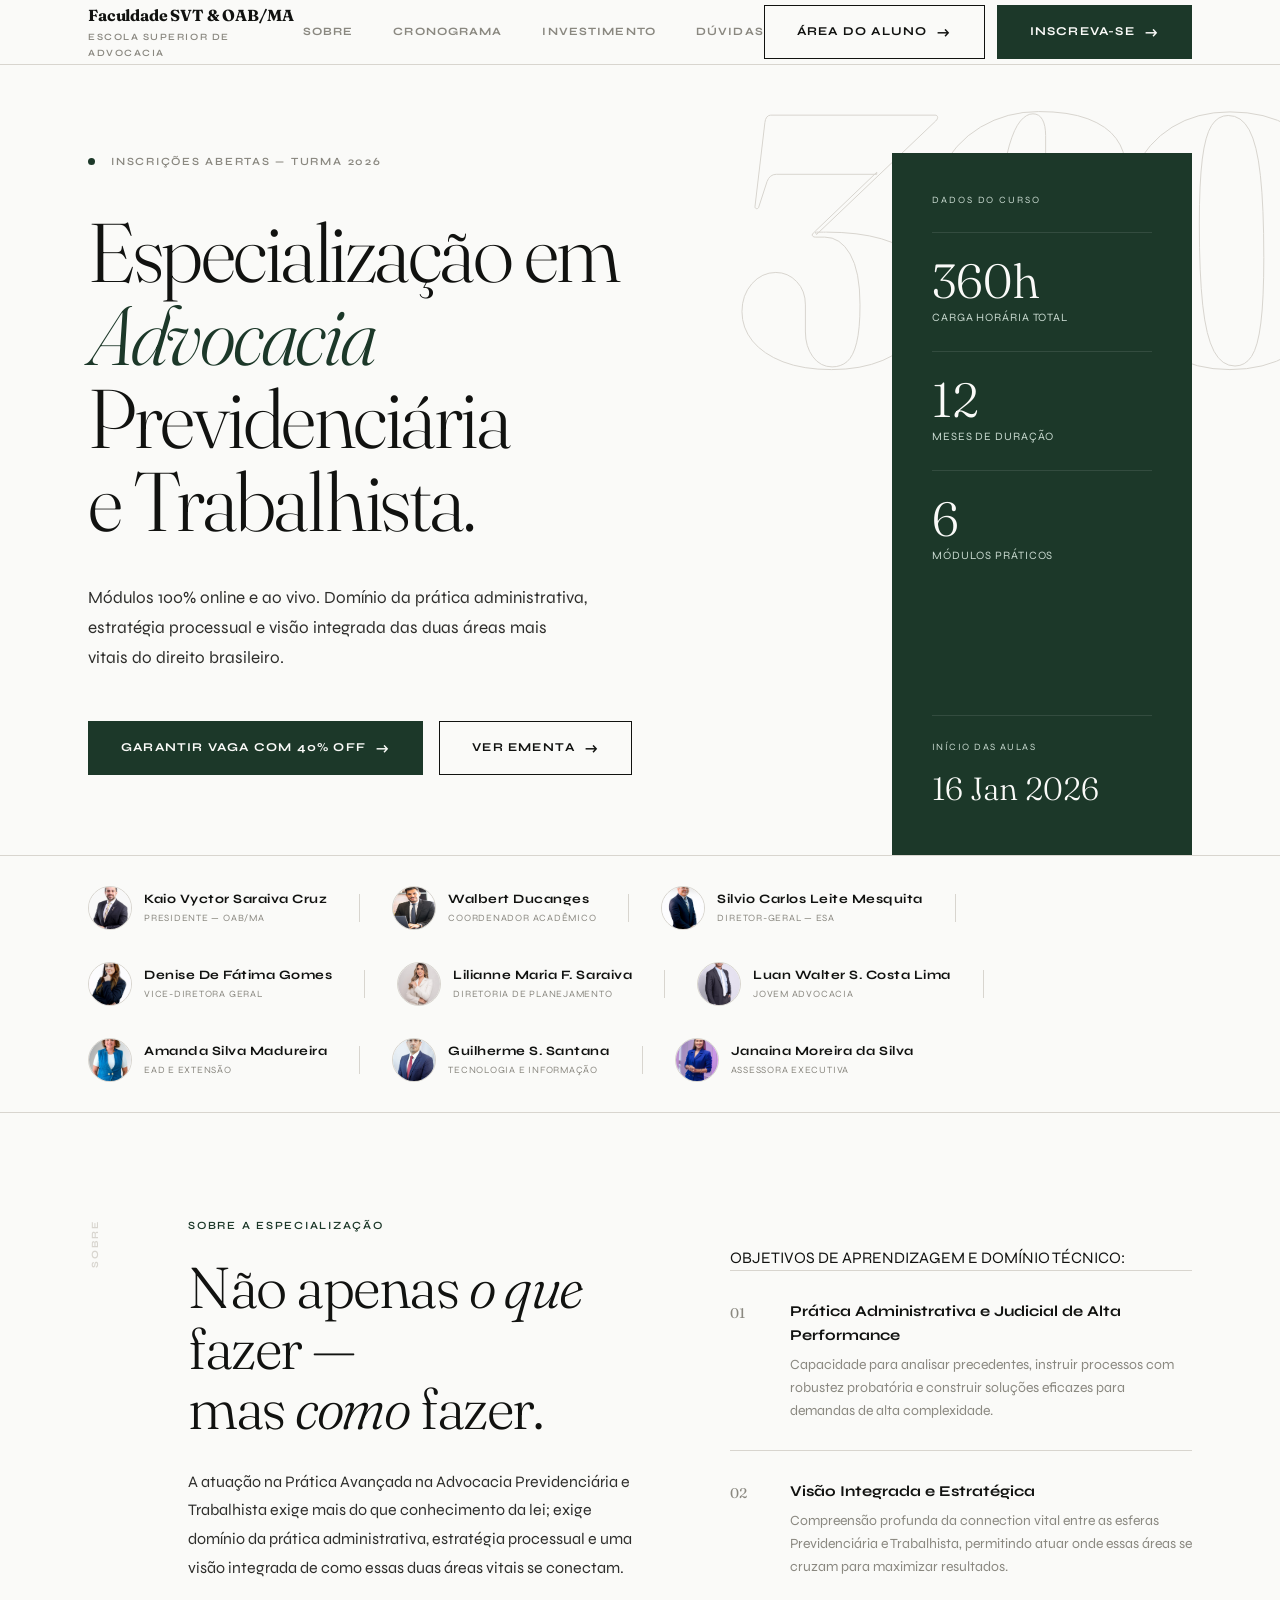
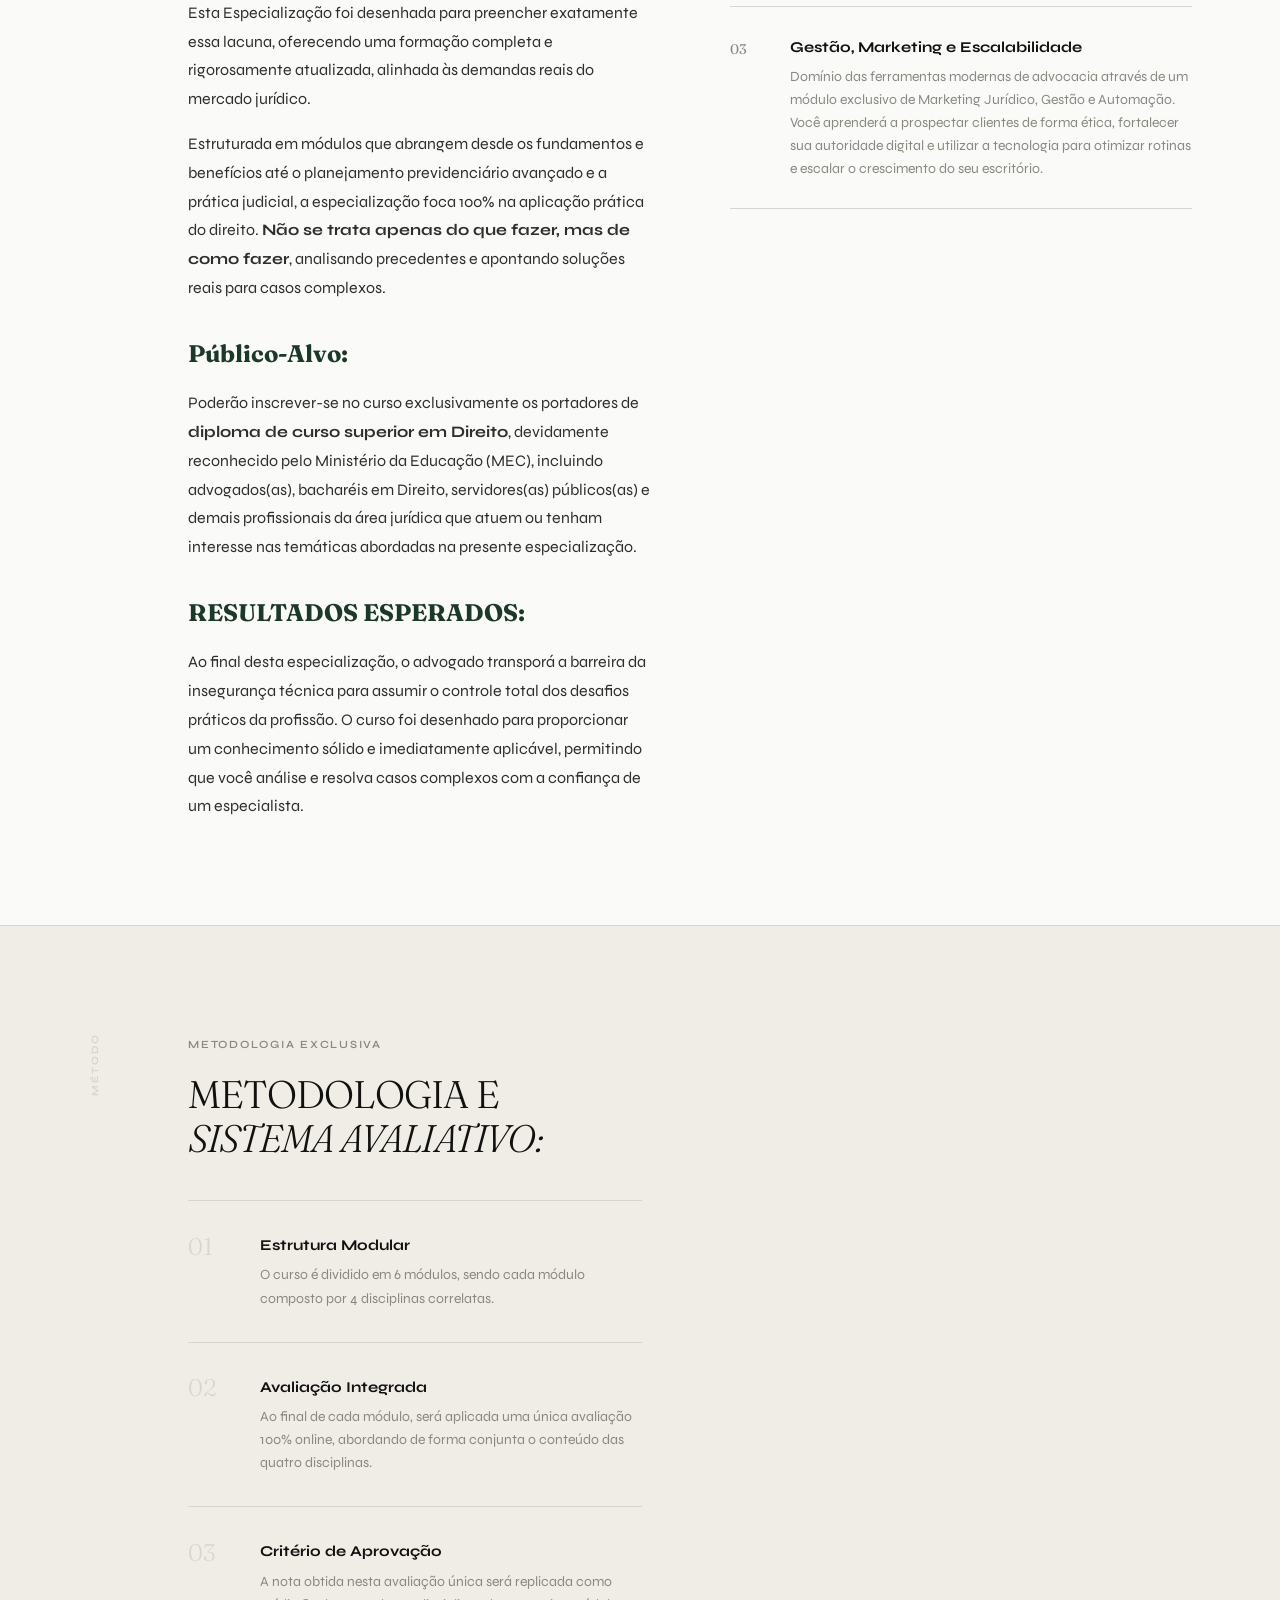
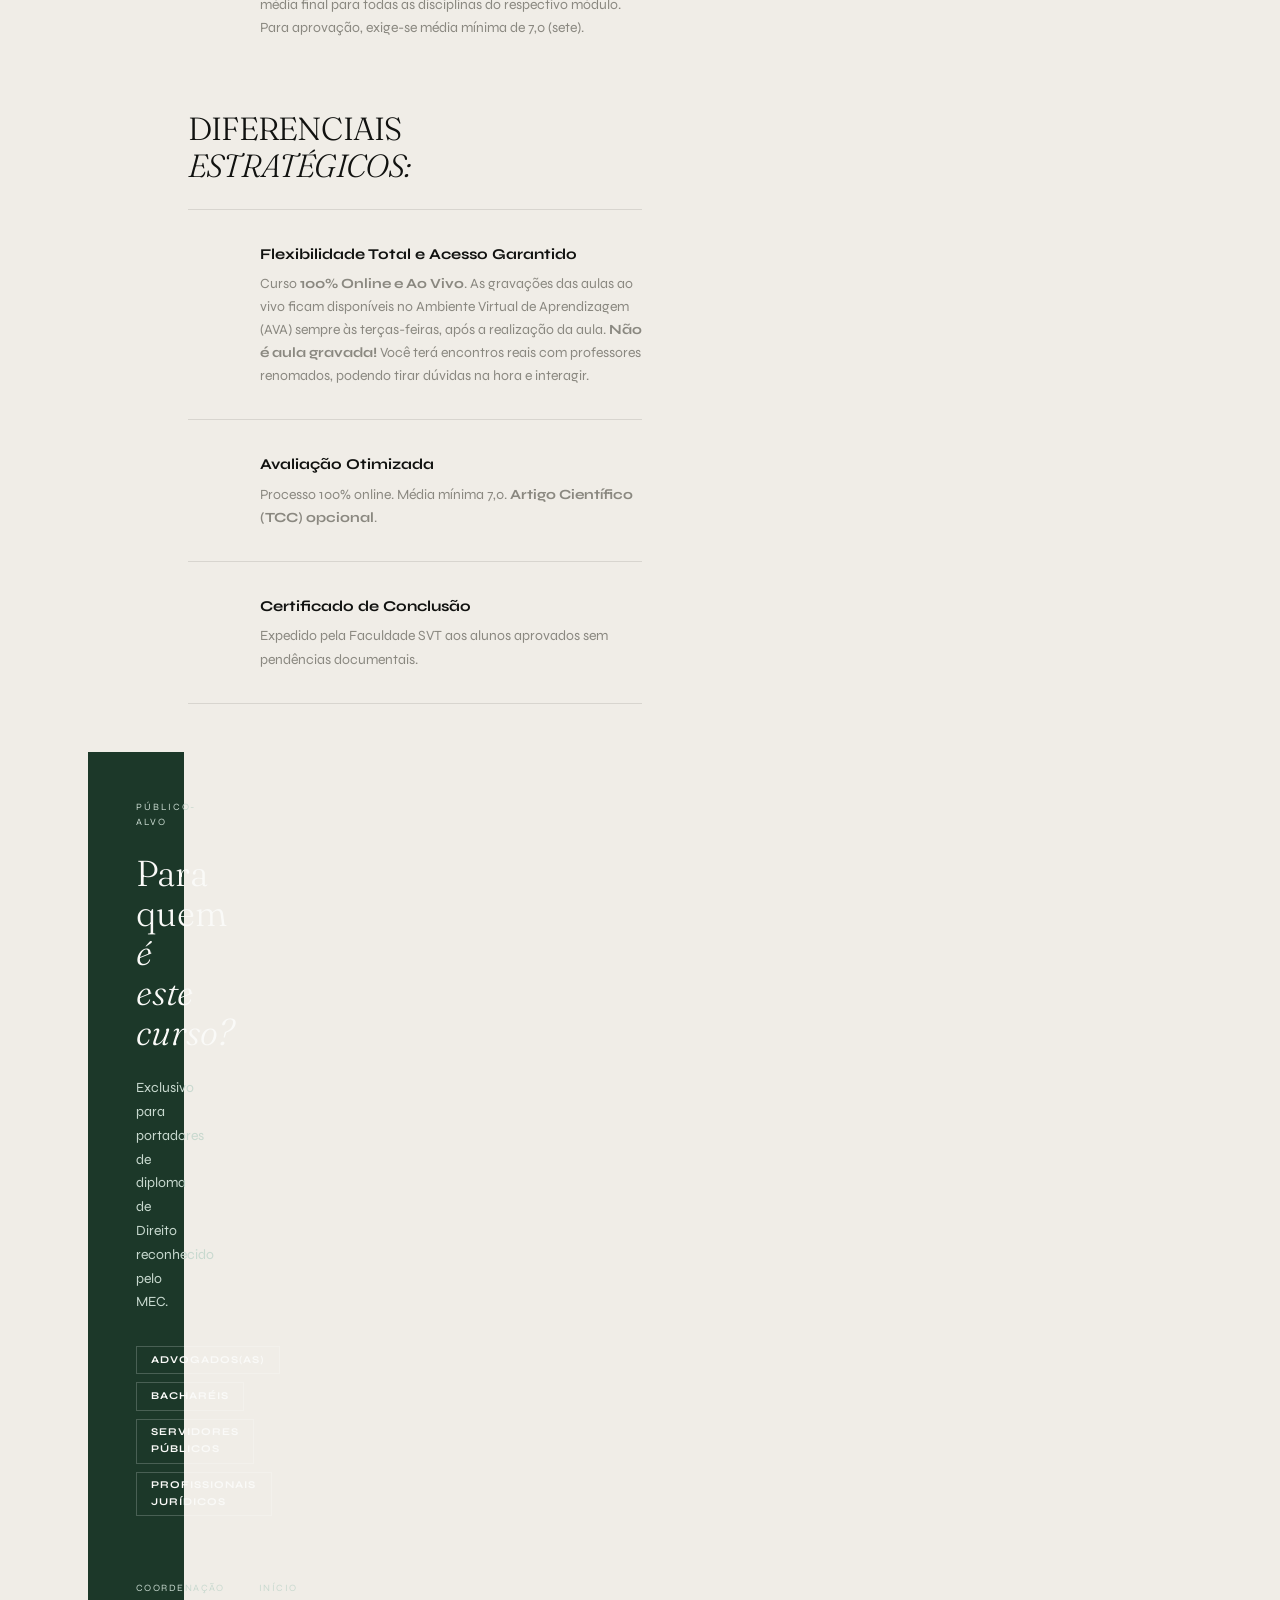
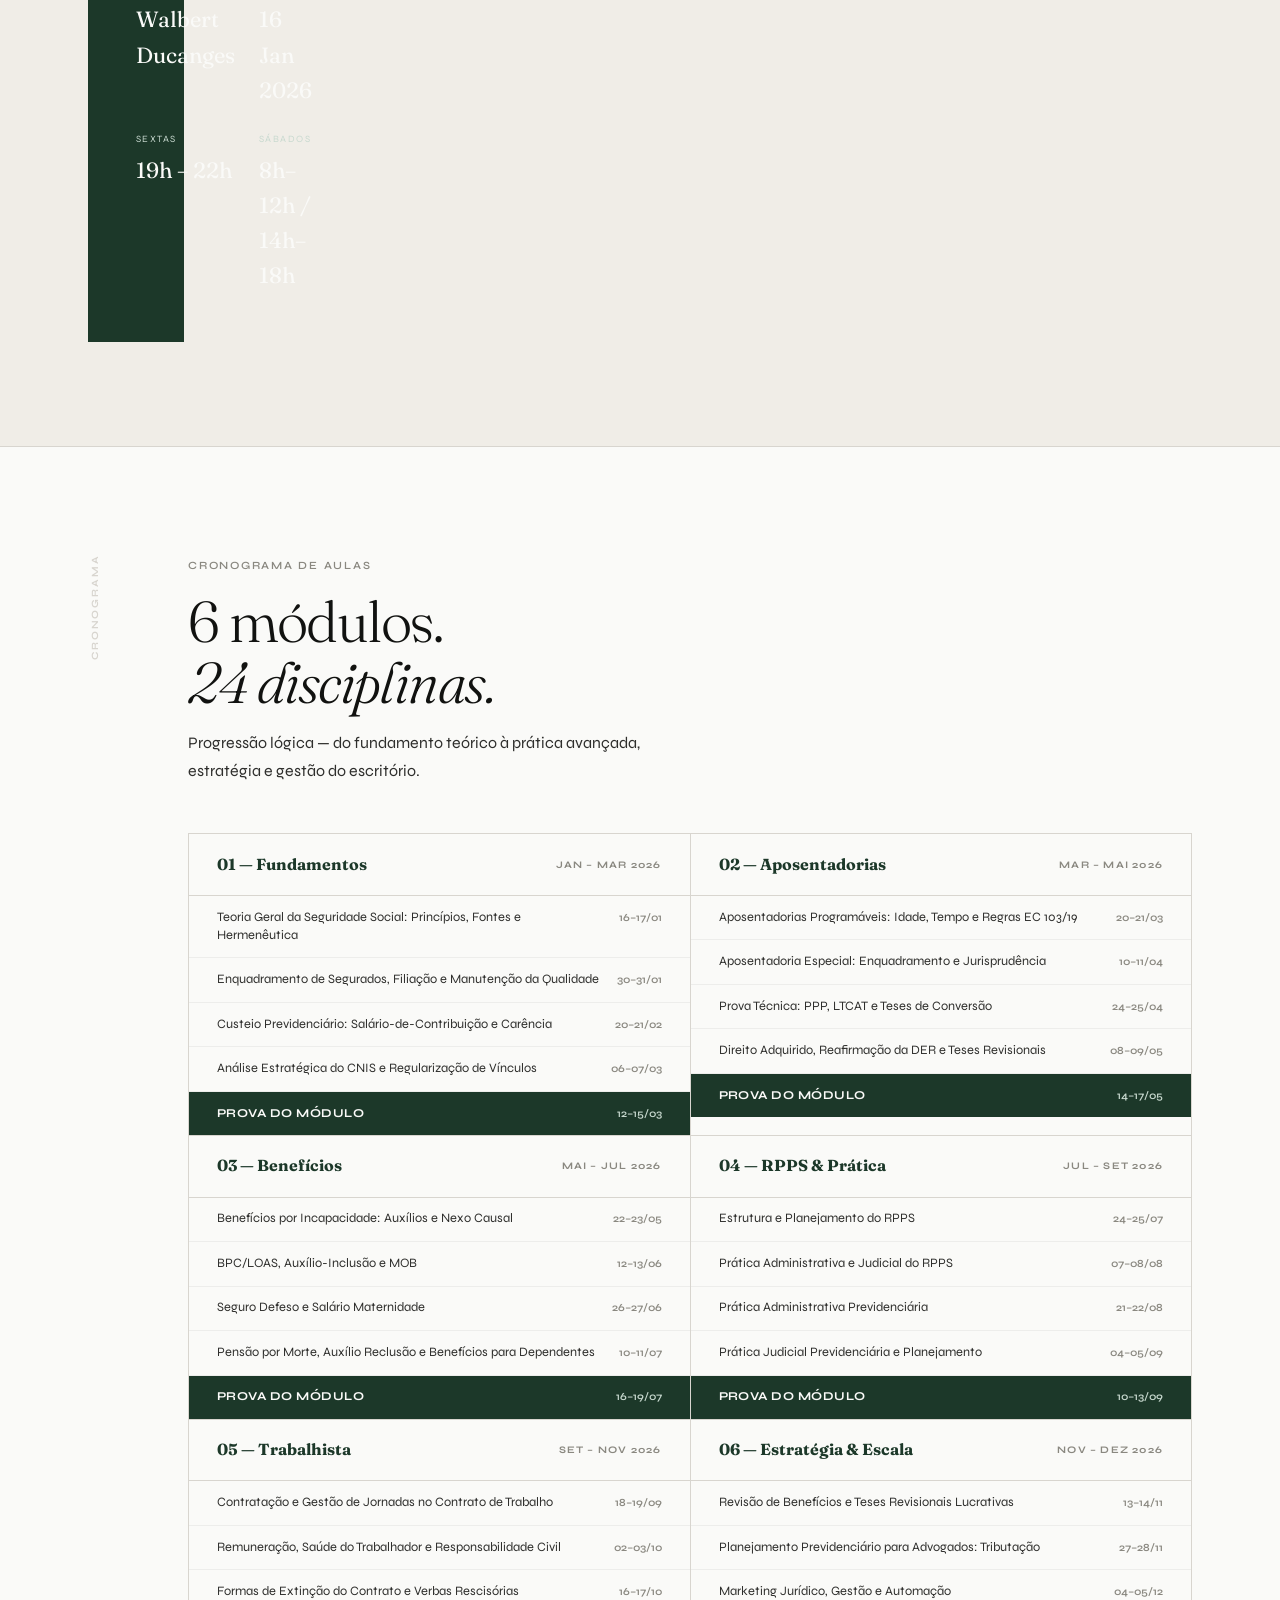
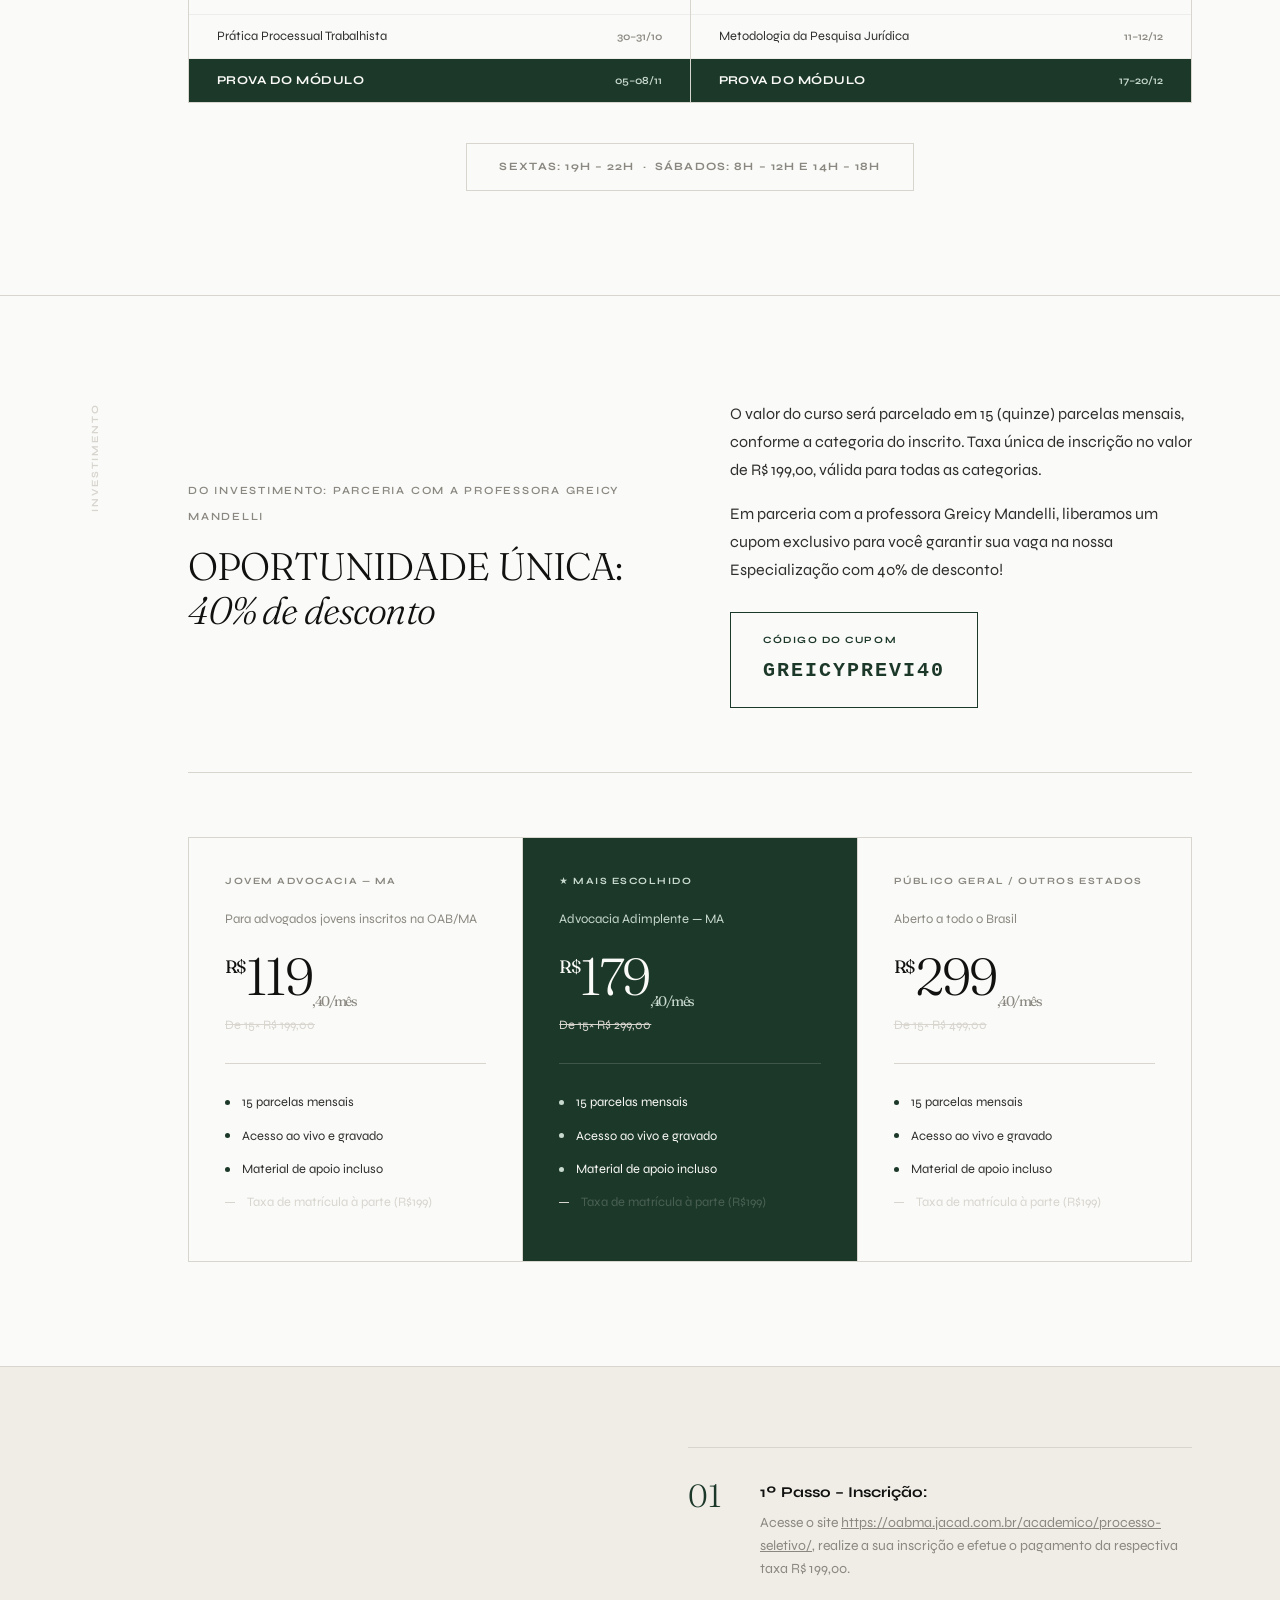
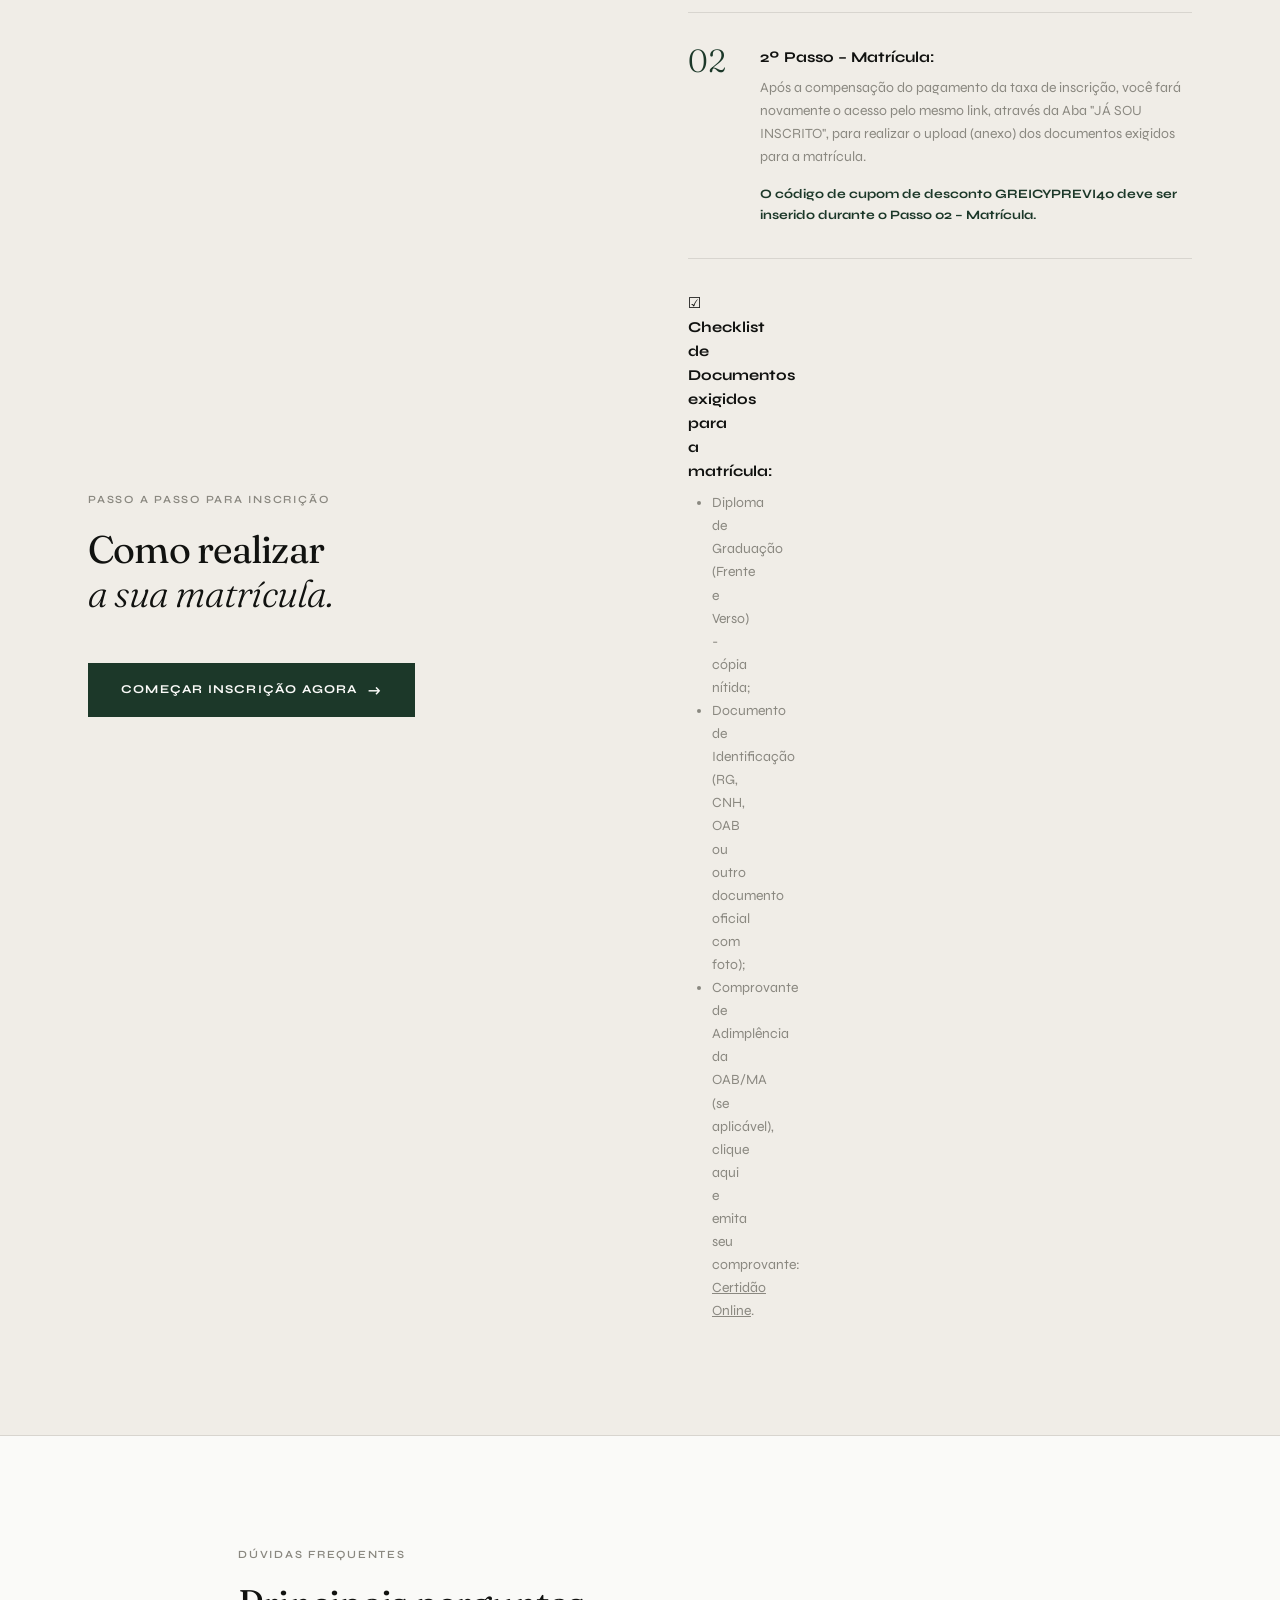
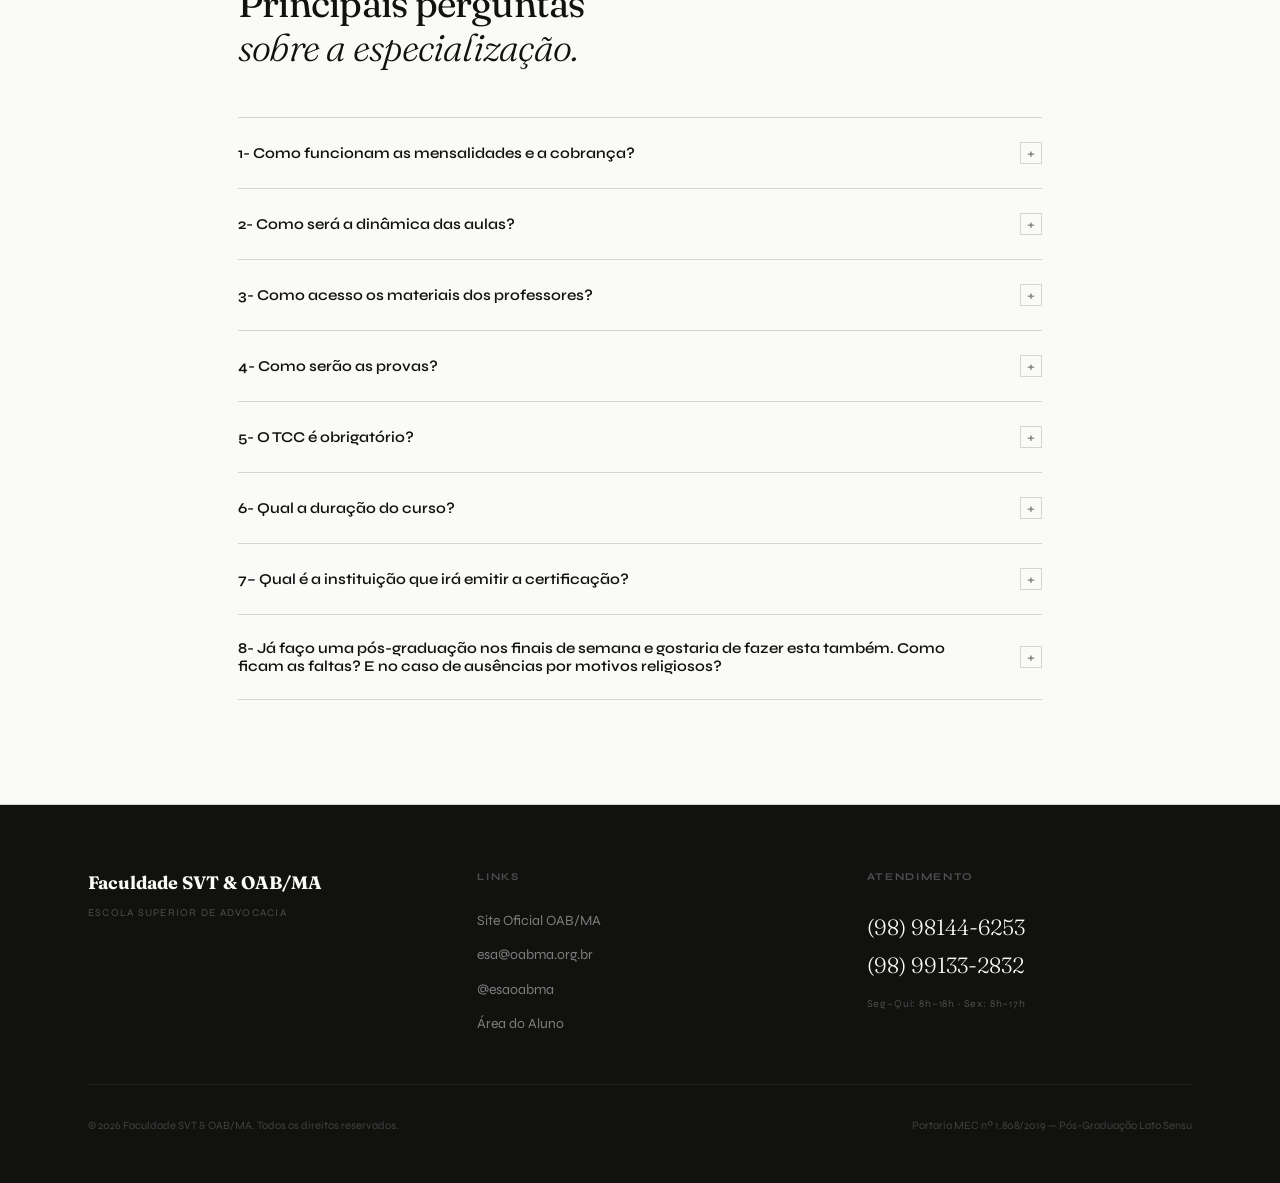
<file: C/index.html>
<!DOCTYPE html>
<html lang="pt-BR">

<head>
  <meta charset="UTF-8">
  <meta name="viewport" content="width=device-width, initial-scale=1.0">
  <title>Especialização em Advocacia Previdenciária e Trabalhista — Faculdade SVT & OAB/MA</title>
  <link rel="preconnect" href="https://fonts.googleapis.com">
  <link rel="preconnect" href="https://fonts.gstatic.com" crossorigin>
  <link
    href="https://fonts.googleapis.com/css2?family=Fraunces:ital,opsz,wght@0,9..144,300;0,9..144,400;0,9..144,700;0,9..144,900;1,9..144,300;1,9..144,400;1,9..144,700&family=Syne:wght@400;500;600;700;800&display=swap"
    rel="stylesheet">

  <style>
    :root {
      --white: #FAFAF8;
      --stone: #F0EDE7;
      --ink: #111210;
      --ink-soft: #2E2E2C;
      --muted: #8A8880;
      --rule: #D8D5CF;
      --forest: #1C3829;
      --forest-l: #2A5240;
      --forest-bg: #EEF3F0;
      --moss: #C8D9CF;
      --serif: 'Fraunces', Georgia, serif;
      --sans: 'Syne', system-ui, sans-serif;
      --t: all .22s ease;
    }

    *,
    *::before,
    *::after {
      margin: 0;
      padding: 0;
      box-sizing: border-box;
    }

    html {
      scroll-behavior: smooth;
    }

    body {
      background: var(--white);
      color: var(--ink);
      font-family: var(--sans);
      font-size: 16px;
      line-height: 1.6;
      overflow-x: hidden;
      -webkit-font-smoothing: antialiased;
    }

    a {
      color: inherit;
      text-decoration: none;
    }

    img {
      display: block;
      max-width: 100%;
    }

    ul {
      list-style: none;
    }

    button {
      font-family: inherit;
      cursor: pointer;
    }

    .container {
      width: 100%;
      max-width: 1200px;
      margin: 0 auto;
      padding: 0 3rem;
    }

    .container--narrow {
      max-width: 900px;
    }

    .bg-stone {
      background: var(--stone);
    }

    .bg-forest {
      background: var(--forest);
      color: var(--white);
    }

    /* Typography */
    .eyebrow {
      font-family: var(--sans);
      font-size: .6875rem;
      font-weight: 600;
      letter-spacing: .16em;
      text-transform: uppercase;
      color: var(--muted);
    }

    .eyebrow--forest {
      color: var(--forest-l);
    }

    .display-xl {
      font-family: var(--serif);
      font-size: clamp(3.25rem, 6.5vw, 6.5rem);
      font-weight: 300;
      line-height: 1.0;
      letter-spacing: -.03em;
    }

    .display-lg {
      font-family: var(--serif);
      font-size: clamp(2.25rem, 4.5vw, 4.25rem);
      font-weight: 300;
      line-height: 1.05;
      letter-spacing: -.025em;
    }

    .display-md {
      font-family: var(--serif);
      font-size: clamp(1.75rem, 3vw, 2.75rem);
      font-weight: 400;
      line-height: 1.15;
      letter-spacing: -.02em;
    }

    em.si {
      font-style: italic;
      font-weight: 300;
    }

    /* Buttons */
    .btn {
      display: inline-flex;
      align-items: center;
      gap: .625rem;
      font-family: var(--sans);
      font-size: .75rem;
      font-weight: 700;
      letter-spacing: .1em;
      text-transform: uppercase;
      padding: .875rem 2rem;
      border: 1px solid transparent;
      cursor: pointer;
      transition: var(--t);
      text-decoration: none;
      white-space: nowrap;
    }

    .btn-forest {
      background: var(--forest);
      color: var(--white);
      border-color: var(--forest);
    }

    .btn-forest:hover {
      background: var(--forest-l);
      border-color: var(--forest-l);
    }

    .btn-outline-dark {
      background: transparent;
      color: var(--ink);
      border-color: var(--ink);
    }

    .btn-outline-dark:hover {
      background: var(--ink);
      color: var(--white);
    }

    .btn-outline-white {
      background: transparent;
      color: var(--white);
      border-color: rgba(255, 255, 255, .35);
    }

    .btn-outline-white:hover {
      background: rgba(255, 255, 255, .08);
      border-color: var(--white);
    }

    .btn::after {
      content: '→';
      font-size: .9375rem;
    }

    /* Navbar */
    .navbar {
      position: sticky;
      top: 0;
      left: 0;
      width: 100%;
      z-index: 100;
      background: rgba(250, 250, 248, .95);
      backdrop-filter: blur(14px);
      border-bottom: 1px solid var(--rule);
    }

    .nav-inner {
      display: flex;
      align-items: center;
      justify-content: space-between;
      height: 64px;
    }

    .logo-block {
      display: flex;
      flex-direction: column;
      gap: .1rem;
    }

    .logo-name {
      font-family: var(--serif);
      font-size: 1rem;
      font-weight: 700;
      letter-spacing: -.01em;
    }

    .logo-sub {
      font-size: .6rem;
      font-weight: 600;
      letter-spacing: .16em;
      text-transform: uppercase;
      color: var(--muted);
    }

    .nav-links {
      display: flex;
      gap: 2.5rem;
    }

    .nav-links a {
      font-size: .7rem;
      font-weight: 700;
      letter-spacing: .1em;
      text-transform: uppercase;
      color: var(--muted);
      transition: var(--t);
    }

    .nav-links a:hover {
      color: var(--ink);
    }

    .nav-cta {
      display: flex;
      gap: .75rem;
    }

    /* Hero */
    .hero {
      position: relative;
      padding: 5.5rem 0 0;
      overflow: hidden;
      border-bottom: 1px solid var(--rule);
    }

    .hero-bg-num {
      position: absolute;
      top: -.5rem;
      right: -3rem;
      font-family: var(--serif);
      font-size: 28vw;
      font-weight: 900;
      line-height: 1;
      color: transparent;
      -webkit-text-stroke: 1px var(--rule);
      pointer-events: none;
      user-select: none;
      z-index: 0;
      letter-spacing: -.06em;
    }

    .hero-inner {
      position: relative;
      z-index: 1;
      display: grid;
      grid-template-columns: 1fr 300px;
      gap: 4rem;
      align-items: end;
    }

    .hero-content {
      padding-bottom: 5rem;
    }

    .hero-kicker {
      display: flex;
      align-items: center;
      gap: 1rem;
      margin-bottom: 2.5rem;
    }

    .hero-kicker-dot {
      width: 7px;
      height: 7px;
      border-radius: 50%;
      background: var(--forest);
    }

    .hero-title {
      margin-bottom: 2.5rem;
    }

    .hero-title .line {
      display: block;
    }

    .hero-title .line--italic {
      font-style: italic;
      color: var(--forest);
      font-weight: 300;
    }

    .hero-desc {
      max-width: 50ch;
      font-size: 1.0625rem;
      line-height: 1.75;
      color: var(--ink-soft);
      margin-bottom: 3rem;
    }

    .hero-actions {
      display: flex;
      gap: 1rem;
      align-items: center;
      flex-wrap: wrap;
    }

    .hero-panel {
      background: var(--forest);
      color: var(--white);
      padding: 2.5rem;
      display: flex;
      flex-direction: column;
      gap: 0;
      align-self: stretch;
      min-height: 400px;
    }

    .hero-panel-label {
      font-size: .6rem;
      letter-spacing: .2em;
      text-transform: uppercase;
      color: var(--moss);
      margin-bottom: 1.5rem;
    }

    .hero-stat {
      border-top: 1px solid rgba(255, 255, 255, .1);
      padding: 1.5rem 0;
    }

    .hero-stat-num {
      font-family: var(--serif);
      font-size: 3rem;
      font-weight: 300;
      line-height: 1;
    }

    .hero-stat-desc {
      font-size: .7rem;
      color: var(--moss);
      margin-top: .25rem;
      letter-spacing: .08em;
      text-transform: uppercase;
    }

    .hero-panel-date {
      margin-top: auto;
      border-top: 1px solid rgba(255, 255, 255, .1);
      padding-top: 1.5rem;
    }

    .hero-panel-date .dlabel {
      font-size: .6rem;
      letter-spacing: .15em;
      text-transform: uppercase;
      color: var(--moss);
      margin-bottom: .5rem;
    }

    .hero-panel-date .dval {
      font-family: var(--serif);
      font-size: 2rem;
      font-weight: 300;
    }

    /* Strip */
    .strip {
      padding: 1.875rem 0;
      border-bottom: 1px solid var(--rule);
      background: var(--white);
    }

    .strip-inner {
      display: flex;
      align-items: center;
      justify-content: space-between;
      flex-wrap: wrap;
      gap: 1.75rem;
    }

    .strip-item {
      display: flex;
      flex-direction: column;
      gap: .2rem;
    }

    .strip-item strong {
      font-size: .875rem;
      font-weight: 700;
    }

    .strip-item span {
      font-size: .65rem;
      letter-spacing: .1em;
      text-transform: uppercase;
      color: var(--muted);
    }

    .strip-person {
      display: flex;
      align-items: center;
      gap: .75rem;
      flex-direction: row;
    }

    .sp-avatar {
      width: 44px;
      height: 44px;
      border-radius: 50%;
      object-fit: cover;
      border: 1.5px solid var(--rule);
      flex-shrink: 0;
    }

    .sp-info {
      display: flex;
      flex-direction: column;
      gap: .1rem;
    }

    .sp-name {
      font-family: var(--sans);
      font-size: .8rem;
      font-weight: 700;
      letter-spacing: .04em;
    }

    .sp-role {
      font-family: var(--sans);
      font-size: .6rem;
      color: var(--muted);
      letter-spacing: .08em;
      text-transform: uppercase;
    }

    .strip-sep {
      width: 1px;
      height: 28px;
      background: var(--rule);
    }

    /* Sections */
    .section {
      padding: 6.5rem 0;
      border-bottom: 1px solid var(--rule);
    }

    .section--tight {
      padding: 5rem 0;
      border-bottom: 1px solid var(--rule);
    }

    .with-label {
      display: grid;
      grid-template-columns: 52px 1fr;
      gap: 3rem;
    }

    .side-label {
      padding-top: .2rem;
    }

    .side-label span {
      font-size: .6rem;
      font-weight: 700;
      letter-spacing: .2em;
      text-transform: uppercase;
      color: var(--rule);
      writing-mode: vertical-rl;
      transform: rotate(180deg);
    }

    /* About */
    .about-grid {
      display: grid;
      grid-template-columns: 1fr 1fr;
      gap: 5rem;
      align-items: start;
    }

    .about-intro .overline {
      font-size: .6875rem;
      font-weight: 600;
      letter-spacing: .16em;
      text-transform: uppercase;
      color: var(--forest);
      margin-bottom: 1.5rem;
      display: block;
    }

    .about-text {
      margin-top: 1.75rem;
      font-size: 1rem;
      line-height: 1.8;
      color: var(--ink-soft);
    }

    .obj-list {
      margin-top: 1.75rem;
    }

    .obj-item {
      padding: 1.75rem 0;
      border-top: 1px solid var(--rule);
      display: grid;
      grid-template-columns: 2.25rem 1fr;
      gap: 1.5rem;
      align-items: start;
    }

    .obj-item:last-child {
      border-bottom: 1px solid var(--rule);
    }

    .obj-n {
      font-family: var(--serif);
      font-size: .875rem;
      font-weight: 400;
      color: var(--muted);
      padding-top: .2rem;
    }

    .obj-text h4 {
      font-size: .9375rem;
      font-weight: 700;
      margin-bottom: .35rem;
    }

    .obj-text p {
      font-size: .875rem;
      color: var(--muted);
      line-height: 1.65;
    }

    /* Methodology */
    .method-layout {
      display: grid;
      grid-template-columns: 1fr 1fr;
      gap: 6rem;
      align-items: start;
    }

    .method-items {
      margin-top: 2.5rem;
    }

    .method-item {
      display: grid;
      grid-template-columns: 3rem 1fr;
      gap: 1.5rem;
      padding: 2rem 0;
      border-top: 1px solid var(--rule);
      align-items: start;
    }

    .method-item:last-child {
      border-bottom: 1px solid var(--rule);
    }

    .method-n {
      font-family: var(--serif);
      font-size: 1.5rem;
      font-weight: 300;
      color: var(--rule);
      line-height: 1;
      padding-top: .1rem;
      transition: color .25s;
    }

    .method-item:hover .method-n {
      color: var(--forest);
    }

    .method-text h4 {
      font-size: .9375rem;
      font-weight: 700;
      margin-bottom: .4rem;
    }

    .method-text p {
      font-size: .875rem;
      color: var(--muted);
      line-height: 1.65;
    }

    .audience-block {
      background: var(--forest);
      padding: 3rem;
      color: var(--white);
    }

    .audience-block .overline {
      color: var(--moss);
      font-size: .6rem;
      letter-spacing: .2em;
      text-transform: uppercase;
      margin-bottom: 1.5rem;
      display: block;
    }

    .audience-block h3 {
      font-family: var(--serif);
      font-size: 2.25rem;
      font-weight: 300;
      line-height: 1.1;
      margin-bottom: 1.5rem;
    }

    .audience-block .desc {
      font-size: .875rem;
      color: var(--moss);
      line-height: 1.7;
      margin-bottom: 2rem;
    }

    .tags {
      display: flex;
      flex-wrap: wrap;
      gap: .5rem;
      margin-bottom: 2rem;
    }

    .tag {
      border: 1px solid rgba(255, 255, 255, .2);
      color: var(--white);
      font-size: .65rem;
      font-weight: 700;
      letter-spacing: .1em;
      text-transform: uppercase;
      padding: .3rem .875rem;
    }

    .aud-details {
      display: grid;
      grid-template-columns: 1fr 1fr;
      gap: 1.5rem;
      margin-top: 2rem;
      padding-top: 2rem;
      border-top: 1px solid rgba(255, 255, 255, .1);
    }

    .aud-detail-item .aud-label {
      font-size: .6rem;
      letter-spacing: .15em;
      text-transform: uppercase;
      color: var(--moss);
      margin-bottom: .35rem;
    }

    .aud-detail-item strong {
      font-family: var(--serif);
      font-size: 1.375rem;
      font-weight: 400;
    }

    /* Schedule */
    .modules-grid {
      display: grid;
      grid-template-columns: repeat(2, 1fr);
      border-top: 1px solid var(--rule);
      border-left: 1px solid var(--rule);
      margin-top: 3rem;
    }

    .module-card {
      border-right: 1px solid var(--rule);
      border-bottom: 1px solid var(--rule);
      transition: background .2s;
    }

    .module-card:hover {
      background: var(--stone);
    }

    .module-head {
      padding: 1.1rem 1.75rem;
      border-bottom: 1px solid var(--rule);
      display: flex;
      justify-content: space-between;
      align-items: center;
    }

    .module-head-n {
      font-family: var(--serif);
      font-size: 1rem;
      font-weight: 700;
      color: var(--forest);
    }

    .module-head-period {
      font-size: .625rem;
      font-weight: 700;
      letter-spacing: .12em;
      text-transform: uppercase;
      color: var(--muted);
    }

    .lesson-row {
      padding: .8rem 1.75rem;
      border-bottom: 1px solid rgba(0, 0, 0, .05);
      display: flex;
      justify-content: space-between;
      align-items: baseline;
      gap: 1rem;
    }

    .lesson-row:last-child {
      border-bottom: none;
    }

    .lesson-row.exam {
      background: var(--forest);
      color: var(--white);
    }

    .lesson-name {
      font-size: .8rem;
      color: var(--ink-soft);
      flex: 1;
      line-height: 1.4;
    }

    .lesson-date {
      font-size: .68rem;
      font-weight: 600;
      color: var(--muted);
      white-space: nowrap;
    }

    .lesson-row.exam .lesson-name {
      color: var(--white);
      font-weight: 700;
      font-size: .75rem;
      letter-spacing: .04em;
      text-transform: uppercase;
    }

    .lesson-row.exam .lesson-date {
      color: var(--moss);
    }

    .schedule-footer {
      margin-top: 2.5rem;
      display: flex;
      justify-content: center;
    }

    .schedule-note {
      font-size: .7rem;
      font-weight: 700;
      letter-spacing: .1em;
      text-transform: uppercase;
      color: var(--muted);
      border: 1px solid var(--rule);
      padding: .875rem 2rem;
    }

    /* Investment */
    .invest-header-grid {
      display: grid;
      grid-template-columns: 1fr 1fr;
      gap: 5rem;
      align-items: center;
      padding-bottom: 4rem;
      margin-bottom: 4rem;
      border-bottom: 1px solid var(--rule);
    }

    .coupon-tag {
      display: inline-flex;
      flex-direction: column;
      gap: .4rem;
      border: 1px solid var(--forest);
      padding: 1.25rem 2rem;
      margin-top: 1.75rem;
    }

    .coupon-tag .clabel {
      font-size: .6rem;
      font-weight: 700;
      letter-spacing: .16em;
      text-transform: uppercase;
      color: var(--forest);
    }

    .coupon-tag .code {
      font-family: 'Courier New', monospace;
      font-size: 1.25rem;
      font-weight: 700;
      color: var(--forest);
      letter-spacing: .1em;
    }

    .pricing-row {
      display: grid;
      grid-template-columns: repeat(3, 1fr);
      border-top: 1px solid var(--rule);
      border-left: 1px solid var(--rule);
    }

    .pricing-col {
      border-right: 1px solid var(--rule);
      border-bottom: 1px solid var(--rule);
      padding: 2.25rem;
      position: relative;
      transition: background .2s;
    }

    .pricing-col:hover {
      background: var(--stone);
    }

    .pricing-col.featured {
      background: var(--forest);
      color: var(--white);
    }

    .pricing-col.featured:hover {
      background: var(--forest-l);
    }

    .pbadge {
      font-size: .6rem;
      font-weight: 700;
      letter-spacing: .16em;
      text-transform: uppercase;
      color: var(--muted);
      margin-bottom: 1.25rem;
      display: block;
    }

    .pricing-col.featured .pbadge {
      color: var(--moss);
    }

    .pname {
      font-size: .8125rem;
      color: var(--muted);
      margin-bottom: 1.25rem;
    }

    .pricing-col.featured .pname {
      color: var(--moss);
    }

    .price-num {
      font-family: var(--serif);
      font-size: 3.25rem;
      font-weight: 300;
      line-height: 1;
      letter-spacing: -.03em;
    }

    .price-num sup {
      font-size: 1.125rem;
      vertical-align: top;
      margin-top: .5rem;
      display: inline-block;
      font-weight: 400;
    }

    .price-num sub {
      font-size: .875rem;
      font-weight: 400;
      color: var(--muted);
    }

    .pricing-col.featured .price-num sub {
      color: var(--moss);
    }

    .price-from {
      font-size: .8rem;
      text-decoration: line-through;
      color: var(--rule);
      margin-top: .4rem;
    }

    .pdiv {
      height: 1px;
      background: var(--rule);
      margin: 1.75rem 0;
    }

    .pricing-col.featured .pdiv {
      background: rgba(255, 255, 255, .15);
    }

    .pfeat li {
      font-size: .8rem;
      display: flex;
      align-items: center;
      gap: .75rem;
      margin-bottom: .8rem;
      color: var(--ink-soft);
    }

    .pricing-col.featured .pfeat li {
      color: var(--white);
    }

    .pfeat li.off {
      color: var(--rule);
    }

    .pricing-col.featured .pfeat li.off {
      color: rgba(255, 255, 255, .2);
    }

    .fdot {
      width: 5px;
      height: 5px;
      border-radius: 50%;
      background: var(--forest);
      flex-shrink: 0;
    }

    .pricing-col.featured .fdot {
      background: var(--moss);
    }

    .fdash {
      width: 10px;
      height: 1px;
      background: var(--rule);
      flex-shrink: 0;
    }

    /* Steps */
    .steps-section {
      background: var(--stone);
    }

    .steps-inner {
      display: grid;
      grid-template-columns: 1fr 1fr;
      gap: 6rem;
      align-items: center;
    }

    .step-item {
      display: grid;
      grid-template-columns: 3rem 1fr;
      gap: 1.5rem;
      padding: 2rem 0;
      border-top: 1px solid var(--rule);
      align-items: start;
    }

    .step-item:last-child {
      border-bottom: 1px solid var(--rule);
    }

    .step-n {
      font-family: var(--serif);
      font-size: 2rem;
      font-weight: 300;
      line-height: 1;
      color: var(--forest);
    }

    .step-text h4 {
      font-size: .9375rem;
      font-weight: 700;
      margin-bottom: .4rem;
    }

    .step-text p {
      font-size: .875rem;
      color: var(--muted);
      line-height: 1.65;
    }

    .step-text .note {
      color: var(--forest);
      font-size: .8rem;
      margin-top: .5rem;
      font-weight: 700;
    }

    /* FAQ */
    .faq-list {
      margin-top: 3rem;
    }

    .faq-item {
      border-top: 1px solid var(--rule);
    }

    .faq-item:last-child {
      border-bottom: 1px solid var(--rule);
    }

    .faq-question {
      width: 100%;
      display: flex;
      justify-content: space-between;
      align-items: center;
      padding: 1.5rem 0;
      background: none;
      border: none;
      color: var(--ink);
      font-family: var(--sans);
      font-size: .9375rem;
      font-weight: 600;
      text-align: left;
      cursor: pointer;
      transition: var(--t);
      gap: 2rem;
    }

    .faq-question:hover {
      color: var(--forest);
    }

    .faq-icon {
      flex-shrink: 0;
      width: 22px;
      height: 22px;
      border: 1px solid var(--rule);
      display: flex;
      align-items: center;
      justify-content: center;
      font-size: .875rem;
      font-weight: 700;
      transition: var(--t);
      color: var(--muted);
    }

    .faq-item.active .faq-icon {
      background: var(--forest);
      color: var(--white);
      border-color: var(--forest);
    }

    .faq-answer {
      max-height: 0;
      overflow: hidden;
      transition: max-height .35s ease;
    }

    .faq-item.active .faq-answer {
      max-height: 400px;
    }

    .faq-answer p {
      padding: 0 0 1.75rem;
      font-size: .9rem;
      color: var(--muted);
      line-height: 1.8;
    }

    /* Footer */
    .footer {
      background: var(--ink);
      color: var(--white);
      padding: 4rem 0 3rem;
    }

    .footer-grid {
      display: grid;
      grid-template-columns: 1fr 1fr 1fr;
      gap: 4rem;
      padding-bottom: 3rem;
      border-bottom: 1px solid rgba(255, 255, 255, .07);
    }

    .footer-brand .brand-name {
      font-family: var(--serif);
      font-size: 1.125rem;
      font-weight: 700;
      margin-bottom: .4rem;
    }

    .footer-brand .brand-sub {
      font-size: .65rem;
      letter-spacing: .12em;
      text-transform: uppercase;
      color: rgba(255, 255, 255, .25);
    }

    .footer-col h5 {
      font-size: .65rem;
      letter-spacing: .16em;
      text-transform: uppercase;
      color: rgba(255, 255, 255, .25);
      margin-bottom: 1.5rem;
    }

    .footer-links {
      display: flex;
      flex-direction: column;
      gap: .75rem;
    }

    .footer-links a {
      font-size: .875rem;
      color: rgba(255, 255, 255, .45);
      transition: var(--t);
    }

    .footer-links a:hover {
      color: var(--white);
    }

    .footer-phone {
      font-family: var(--serif);
      font-size: 1.375rem;
      font-weight: 300;
      margin-bottom: .2rem;
    }

    .footer-hours {
      font-size: .65rem;
      letter-spacing: .08em;
      color: rgba(255, 255, 255, .25);
      margin-top: .75rem;
    }

    .footer-bottom {
      display: flex;
      justify-content: space-between;
      align-items: center;
      padding-top: 2rem;
    }

    .footer-bottom p {
      font-size: .7rem;
      color: rgba(255, 255, 255, .2);
    }

    /* Reveal animations */
    .reveal {
      opacity: 0;
      transform: translateY(20px);
      transition: opacity .7s ease, transform .7s ease;
    }

    .reveal.visible {
      opacity: 1;
      transform: translateY(0);
    }

    .reveal-delay-1 {
      transition-delay: .1s;
    }

    .reveal-delay-2 {
      transition-delay: .2s;
    }

    /* Responsive */
    @media (max-width:1024px) {
      .hero-inner {
        grid-template-columns: 1fr;
      }

      .hero-panel {
        display: none;
      }

      .hero-bg-num {
        font-size: 40vw;
      }

      .about-grid {
        grid-template-columns: 1fr;
        gap: 3rem;
      }

      .method-layout {
        grid-template-columns: 1fr;
        gap: 3rem;
      }

      .invest-header-grid {
        grid-template-columns: 1fr;
        gap: 2rem;
      }

      .pricing-row {
        grid-template-columns: 1fr;
      }

      .steps-inner {
        grid-template-columns: 1fr;
        gap: 3rem;
      }

      .modules-grid {
        grid-template-columns: 1fr;
      }

      .footer-grid {
        grid-template-columns: 1fr 1fr;
        gap: 3rem;
      }

      .with-label {
        grid-template-columns: 1fr;
      }

      .side-label {
        display: none;
      }
    }

    @media (max-width:768px) {
      .container {
        padding: 0 1.5rem;
      }

      .nav-links {
        display: none;
      }

      .hero {
        padding: 4rem 0 0;
      }

      .hero-content {
        padding-bottom: 3rem;
      }

      .hero-actions {
        flex-direction: column;
        align-items: flex-start;
      }

      .strip-inner {
        flex-direction: column;
        gap: 1.5rem;
      }

      .strip-sep {
        display: none;
      }

      .aud-details {
        grid-template-columns: 1fr;
      }

      .footer-grid {
        grid-template-columns: 1fr;
        gap: 2.5rem;
      }

      .footer-bottom {
        flex-direction: column;
        gap: .75rem;
        text-align: center;
      }
    }
  </style>
</head>

<body>

  <!-- NAVBAR -->
  <header class="navbar">
    <div class="container nav-inner">
      <div class="logo-block">
        <span class="logo-name">Faculdade SVT & OAB/MA</span>
        <span class="logo-sub">Escola Superior de Advocacia</span>
      </div>
      <nav class="nav-links">
        <a href="#sobre">Sobre</a>
        <a href="#cronograma">Cronograma</a>
        <a href="#investimento">Investimento</a>
        <a href="#faq">Dúvidas</a>
      </nav>
      <div class="nav-cta">
        <a href="https://oabma.jacad.com.br/academico/processo-seletivo/" target="_blank" rel="noopener"
          class="btn btn-outline-dark">Área do Aluno</a>
        <a href="#investimento" class="btn btn-forest">Inscreva-se</a>
      </div>
    </div>
  </header>

  <!-- HERO -->
  <section class="hero" id="inicio">
    <div class="hero-bg-num" aria-hidden="true">360</div>
    <div class="container">
      <div class="hero-inner">
        <div class="hero-content reveal">
          <div class="hero-kicker">
            <div class="hero-kicker-dot"></div>
            <span class="eyebrow">Inscrições abertas — Turma 2026</span>
          </div>
          <h1 class="hero-title display-xl">
            <span class="line">Especialização em</span>
            <span class="line line--italic">Advocacia</span>
            <span class="line">Previdenciária</span>
            <span class="line">e Trabalhista.</span>
          </h1>
          <p class="hero-desc">Módulos 100% online e ao vivo. Domínio da prática administrativa, estratégia processual e
            visão integrada das duas áreas mais vitais do direito brasileiro.</p>
          <div class="hero-actions">
            <a href="#investimento" class="btn btn-forest">Garantir vaga com 40% off</a>
            <a href="#sobre" class="btn btn-outline-dark">Ver ementa</a>
          </div>
        </div>
        <div class="hero-panel reveal reveal-delay-1">
          <span class="hero-panel-label">Dados do curso</span>
          <div class="hero-stat">
            <div class="hero-stat-num">360h</div>
            <div class="hero-stat-desc">Carga Horária Total</div>
          </div>
          <div class="hero-stat">
            <div class="hero-stat-num">12</div>
            <div class="hero-stat-desc">Meses de Duração</div>
          </div>
          <div class="hero-stat">
            <div class="hero-stat-num">6</div>
            <div class="hero-stat-desc">Módulos Práticos</div>
          </div>
          <div class="hero-panel-date">
            <div class="dlabel">Início das aulas</div>
            <div class="dval">16 Jan 2026</div>
          </div>
        </div>
      </div>
    </div>
  </section>

  <!-- STRIP -->
  <div class="strip reveal">
    <div class="container strip-inner" style="justify-content: flex-start; gap: 2rem;">
      <div class="strip-person">
        <img src="assets/image4.jpeg" alt="Kaio Vyctor Saraiva Cruz" class="sp-avatar">
        <div class="sp-info">
          <span class="sp-name">Kaio Vyctor Saraiva Cruz</span>
          <span class="sp-role">Presidente — OAB/MA</span>
        </div>
      </div>
      <div class="strip-sep"></div>
      <div class="strip-person">
        <img src="assets/image5.jpeg" alt="Walbert Ducanges" class="sp-avatar">
        <div class="sp-info">
          <span class="sp-name">Walbert Ducanges</span>
          <span class="sp-role">Coordenador Acadêmico</span>
        </div>
      </div>
      <div class="strip-sep"></div>
      <div class="strip-person">
        <img src="assets/image6.jpeg" alt="Silvio Carlos Leite Mesquita" class="sp-avatar">
        <div class="sp-info">
          <span class="sp-name">Silvio Carlos Leite Mesquita</span>
          <span class="sp-role">Diretor-Geral — ESA</span>
        </div>
      </div>
      <div class="strip-sep"></div>
      <div class="strip-person">
        <img src="assets/image7.jpeg" alt="Denise De Fátima Gomes" class="sp-avatar">
        <div class="sp-info">
          <span class="sp-name">Denise De Fátima Gomes</span>
          <span class="sp-role">Vice-Diretora Geral</span>
        </div>
      </div>
      <div class="strip-sep"></div>
      <div class="strip-person">
        <img src="assets/image8.jpeg" alt="Lilianne Maria F. Saraiva" class="sp-avatar">
        <div class="sp-info">
          <span class="sp-name">Lilianne Maria F. Saraiva</span>
          <span class="sp-role">Diretoria de Planejamento</span>
        </div>
      </div>
      <div class="strip-sep"></div>
      <div class="strip-person">
        <img src="assets/image9.jpeg" alt="Luan Walter S. Costa Lima" class="sp-avatar">
        <div class="sp-info">
          <span class="sp-name">Luan Walter S. Costa Lima</span>
          <span class="sp-role">Jovem Advocacia</span>
        </div>
      </div>
      <div class="strip-sep"></div>
      <div class="strip-person">
        <img src="assets/image10.jpeg" alt="Amanda Silva Madureira" class="sp-avatar">
        <div class="sp-info">
          <span class="sp-name">Amanda Silva Madureira</span>
          <span class="sp-role">EaD e Extensão</span>
        </div>
      </div>
      <div class="strip-sep"></div>
      <div class="strip-person">
        <img src="assets/image11.jpeg" alt="Guilherme S. Santana" class="sp-avatar">
        <div class="sp-info">
          <span class="sp-name">Guilherme S. Santana</span>
          <span class="sp-role">Tecnologia e Informação</span>
        </div>
      </div>
      <div class="strip-sep"></div>
      <div class="strip-person">
        <img src="assets/image12.jpeg" alt="Janaina Moreira da Silva" class="sp-avatar">
        <div class="sp-info">
          <span class="sp-name">Janaina Moreira da Silva</span>
          <span class="sp-role">Assessora Executiva</span>
        </div>
      </div>
    </div>
  </div>

  <!-- SOBRE -->
  <section class="section" id="sobre">
    <div class="container">
      <div class="with-label">
        <div class="side-label"><span>Sobre</span></div>
        <div class="about-grid">
          <div class="about-intro reveal">
            <span class="overline">Sobre a especialização</span>
            <h2 class="display-lg">Não apenas <em class="si">o que</em> fazer —<br>mas <em class="si">como</em> fazer.
            </h2>
            <p class="about-text">A atuação na Prática Avançada na Advocacia Previdenciária e Trabalhista exige mais do
              que conhecimento da lei; exige domínio da prática administrativa, estratégia processual e uma visão
              integrada de como essas duas áreas vitais se conectam.</p>
            <p class="about-text" style="margin-top:1rem">Esta Especialização foi desenhada para preencher exatamente
              essa lacuna, oferecendo uma formação completa e rigorosamente atualizada, alinhada às demandas reais do
              mercado jurídico.</p>
            <p class="about-text" style="margin-top:1rem">Estruturada em módulos que abrangem desde os fundamentos e
              benefícios até o planejamento previdenciário avançado e a prática judicial, a especialização foca 100% na
              aplicação prática do direito. <strong>Não se trata apenas do que fazer, mas de como fazer</strong>,
              analisando precedentes e apontando soluções reais para casos complexos.</p>

            <h3
              style="margin-top: 2rem; font-family: var(--serif); font-size: 1.5rem; font-weight: 700; color: var(--forest);">
              Público-Alvo:</h3>
            <p class="about-text" style="margin-top:1rem">Poderão inscrever-se no curso exclusivamente os portadores de
              <strong>diploma de curso superior em Direito</strong>, devidamente reconhecido pelo Ministério da Educação
              (MEC), incluindo advogados(as), bacharéis em Direito, servidores(as) públicos(as) e demais profissionais
              da área jurídica que atuem ou tenham interesse nas temáticas abordadas na presente especialização.
            </p>

            <h3
              style="margin-top: 2rem; font-family: var(--serif); font-size: 1.5rem; font-weight: 700; color: var(--forest);">
              RESULTADOS ESPERADOS:</h3>
            <p class="about-text" style="margin-top:1rem">Ao final desta especialização, o advogado transporá a barreira
              da insegurança técnica para assumir o controle total dos desafios práticos da profissão. O curso foi
              desenhado para proporcionar um conhecimento sólido e imediatamente aplicável, permitindo que você análise
              e resolva casos complexos com a confiança de um especialista.</p>
          </div>
          <div class="obj-list reveal reveal-delay-1">
            <span class="overline" style="margin-bottom: 1.5rem;">OBJETIVOS DE APRENDIZAGEM E DOMÍNIO TÉCNICO:</span>
            <div class="obj-item">
              <span class="obj-n">01</span>
              <div class="obj-text">
                <h4>Prática Administrativa e Judicial de Alta Performance</h4>
                <p>Capacidade para analisar precedentes, instruir processos com robustez probatória e construir soluções
                  eficazes para demandas de alta complexidade.</p>
              </div>
            </div>
            <div class="obj-item">
              <span class="obj-n">02</span>
              <div class="obj-text">
                <h4>Visão Integrada e Estratégica</h4>
                <p>Compreensão profunda da connection vital entre as esferas Previdenciária e Trabalhista, permitindo
                  atuar onde essas áreas se cruzam para maximizar resultados.</p>
              </div>
            </div>
            <div class="obj-item">
              <span class="obj-n">03</span>
              <div class="obj-text">
                <h4>Gestão, Marketing e Escalabilidade</h4>
                <p>Domínio das ferramentas modernas de advocacia através de um módulo exclusivo de Marketing Jurídico,
                  Gestão e Automação. Você aprenderá a prospectar clientes de forma ética, fortalecer sua autoridade
                  digital e utilizar a tecnologia para otimizar rotinas e escalar o crescimento do seu escritório.</p>
              </div>
            </div>
          </div>
        </div>
      </div>
    </div>
  </section>

  <!-- METODOLOGIA -->
  <section class="section bg-stone" id="metodologia">
    <div class="container">
      <div class="with-label">
        <div class="side-label"><span>Método</span></div>
        <div class="method-layout">
          <div class="reveal">
            <span class="eyebrow">Metodologia exclusiva</span>
            <h2 class="display-lg" style="margin-top:1rem; font-size: clamp(1.75rem,3vw,2.75rem); line-height: 1.15;">
              METODOLOGIA E<br><em class="si">SISTEMA AVALIATIVO:</em></h2>
            <div class="method-items">
              <div class="method-item">
                <span class="method-n">01</span>
                <div class="method-text">
                  <h4>Estrutura Modular</h4>
                  <p>O curso é dividido em 6 módulos, sendo cada módulo composto por 4 disciplinas correlatas.</p>
                </div>
              </div>
              <div class="method-item">
                <span class="method-n">02</span>
                <div class="method-text">
                  <h4>Avaliação Integrada</h4>
                  <p>Ao final de cada módulo, será aplicada uma única avaliação 100% online, abordando de forma conjunta
                    o conteúdo das quatro disciplinas.</p>
                </div>
              </div>
              <div class="method-item">
                <span class="method-n">03</span>
                <div class="method-text">
                  <h4>Critério de Aprovação</h4>
                  <p>A nota obtida nesta avaliação única será replicada como média final para todas as disciplinas do
                    respectivo módulo. Para aprovação, exige-se média mínima de 7,0 (sete).</p>
                </div>
              </div>

              <h2 class="display-lg" style="margin-top:2.5rem; font-size: clamp(1.5rem,2.5vw,2rem); line-height: 1.15;">
                DIFERENCIAIS<br><em class="si">ESTRATÉGICOS:</em></h2>
              <div class="method-items" style="margin-top: 1.5rem;">
                <div class="method-item">
                  <span class="method-n" style="font-size: 1rem;"><i data-lucide="check"></i></span>
                  <div class="method-text">
                    <h4>Flexibilidade Total e Acesso Garantido</h4>
                    <p>Curso <strong>100% Online e Ao Vivo</strong>. As gravações das aulas ao vivo ficam disponíveis no
                      Ambiente Virtual de Aprendizagem (AVA) sempre às terças-feiras, após a realização da aula.
                      <strong>Não é aula gravada!</strong> Você terá encontros reais com professores renomados, podendo
                      tirar dúvidas na hora e interagir.
                    </p>
                  </div>
                </div>
                <div class="method-item">
                  <span class="method-n" style="font-size: 1rem;"><i data-lucide="check"></i></span>
                  <div class="method-text">
                    <h4>Avaliação Otimizada</h4>
                    <p>Processo 100% online. Média mínima 7,0. <strong>Artigo Científico (TCC) opcional</strong>.</p>
                  </div>
                </div>
                <div class="method-item">
                  <span class="method-n" style="font-size: 1rem;"><i data-lucide="check"></i></span>
                  <div class="method-text">
                    <h4>Certificado de Conclusão</h4>
                    <p>Expedido pela Faculdade SVT aos alunos aprovados sem pendências documentais.</p>
                  </div>
                </div>
              </div>
            </div>
          </div>
        </div>
        <div class="audience-block reveal reveal-delay-1">
          <span class="overline">Público-alvo</span>
          <h3>Para quem<br><em style="font-style:italic;font-weight:300">é este curso?</em></h3>
          <p class="desc">Exclusivo para portadores de diploma de Direito reconhecido pelo MEC.</p>
          <div class="tags">
            <span class="tag">Advogados(as)</span>
            <span class="tag">Bacharéis</span>
            <span class="tag">Servidores Públicos</span>
            <span class="tag">Profissionais Jurídicos</span>
          </div>
          <div class="aud-details">
            <div class="aud-detail-item">
              <div class="aud-label">Coordenação</div><strong>Walbert Ducanges</strong>
            </div>
            <div class="aud-detail-item">
              <div class="aud-label">Início</div><strong>16 Jan 2026</strong>
            </div>
            <div class="aud-detail-item">
              <div class="aud-label">Sextas</div><strong>19h – 22h</strong>
            </div>
            <div class="aud-detail-item">
              <div class="aud-label">Sábados</div><strong>8h–12h / 14h–18h</strong>
            </div>
          </div>
        </div>
      </div>
    </div>
    </div>
  </section>

  <!-- CRONOGRAMA -->
  <section class="section" id="cronograma">
    <div class="container">
      <div class="with-label">
        <div class="side-label"><span>Cronograma</span></div>
        <div>
          <div class="reveal">
            <span class="eyebrow">Cronograma de aulas</span>
            <h2 class="display-lg" style="margin-top:1rem">6 módulos.<br><em class="si">24 disciplinas.</em></h2>
            <p style="margin-top:1rem;font-size:1rem;color:var(--ink-soft);max-width:52ch;line-height:1.75">Progressão
              lógica — do fundamento teórico à prática avançada, estratégia e gestão do escritório.</p>
          </div>
          <div class="modules-grid reveal">
            <div class="module-card">
              <div class="module-head"><span class="module-head-n">01 — Fundamentos</span><span
                  class="module-head-period">Jan – Mar 2026</span></div>
              <div class="lesson-row"><span class="lesson-name">Teoria Geral da Seguridade Social: Princípios, Fontes e
                  Hermenêutica</span><span class="lesson-date">16–17/01</span></div>
              <div class="lesson-row"><span class="lesson-name">Enquadramento de Segurados, Filiação e Manutenção da
                  Qualidade</span><span class="lesson-date">30–31/01</span></div>
              <div class="lesson-row"><span class="lesson-name">Custeio Previdenciário: Salário-de-Contribuição e
                  Carência</span><span class="lesson-date">20–21/02</span></div>
              <div class="lesson-row"><span class="lesson-name">Análise Estratégica do CNIS e Regularização de
                  Vínculos</span><span class="lesson-date">06–07/03</span></div>
              <div class="lesson-row exam"><span class="lesson-name">Prova do Módulo</span><span
                  class="lesson-date">12–15/03</span></div>
            </div>
            <div class="module-card">
              <div class="module-head"><span class="module-head-n">02 — Aposentadorias</span><span
                  class="module-head-period">Mar – Mai 2026</span></div>
              <div class="lesson-row"><span class="lesson-name">Aposentadorias Programáveis: Idade, Tempo e Regras EC
                  103/19</span><span class="lesson-date">20–21/03</span></div>
              <div class="lesson-row"><span class="lesson-name">Aposentadoria Especial: Enquadramento e
                  Jurisprudência</span><span class="lesson-date">10–11/04</span></div>
              <div class="lesson-row"><span class="lesson-name">Prova Técnica: PPP, LTCAT e Teses de
                  Conversão</span><span class="lesson-date">24–25/04</span></div>
              <div class="lesson-row"><span class="lesson-name">Direito Adquirido, Reafirmação da DER e Teses
                  Revisionais</span><span class="lesson-date">08–09/05</span></div>
              <div class="lesson-row exam"><span class="lesson-name">Prova do Módulo</span><span
                  class="lesson-date">14–17/05</span></div>
            </div>
            <div class="module-card">
              <div class="module-head"><span class="module-head-n">03 — Benefícios</span><span
                  class="module-head-period">Mai – Jul 2026</span></div>
              <div class="lesson-row"><span class="lesson-name">Benefícios por Incapacidade: Auxílios e Nexo
                  Causal</span><span class="lesson-date">22–23/05</span></div>
              <div class="lesson-row"><span class="lesson-name">BPC/LOAS, Auxílio-Inclusão e MOB</span><span
                  class="lesson-date">12–13/06</span></div>
              <div class="lesson-row"><span class="lesson-name">Seguro Defeso e Salário Maternidade</span><span
                  class="lesson-date">26–27/06</span></div>
              <div class="lesson-row"><span class="lesson-name">Pensão por Morte, Auxílio Reclusão e Benefícios para
                  Dependentes</span><span class="lesson-date">10–11/07</span></div>
              <div class="lesson-row exam"><span class="lesson-name">Prova do Módulo</span><span
                  class="lesson-date">16–19/07</span></div>
            </div>
            <div class="module-card">
              <div class="module-head"><span class="module-head-n">04 — RPPS & Prática</span><span
                  class="module-head-period">Jul – Set 2026</span></div>
              <div class="lesson-row"><span class="lesson-name">Estrutura e Planejamento do RPPS</span><span
                  class="lesson-date">24–25/07</span></div>
              <div class="lesson-row"><span class="lesson-name">Prática Administrativa e Judicial do RPPS</span><span
                  class="lesson-date">07–08/08</span></div>
              <div class="lesson-row"><span class="lesson-name">Prática Administrativa Previdenciária</span><span
                  class="lesson-date">21–22/08</span></div>
              <div class="lesson-row"><span class="lesson-name">Prática Judicial Previdenciária e
                  Planejamento</span><span class="lesson-date">04–05/09</span></div>
              <div class="lesson-row exam"><span class="lesson-name">Prova do Módulo</span><span
                  class="lesson-date">10–13/09</span></div>
            </div>
            <div class="module-card">
              <div class="module-head"><span class="module-head-n">05 — Trabalhista</span><span
                  class="module-head-period">Set – Nov 2026</span></div>
              <div class="lesson-row"><span class="lesson-name">Contratação e Gestão de Jornadas no Contrato de
                  Trabalho</span><span class="lesson-date">18–19/09</span></div>
              <div class="lesson-row"><span class="lesson-name">Remuneração, Saúde do Trabalhador e Responsabilidade
                  Civil</span><span class="lesson-date">02–03/10</span></div>
              <div class="lesson-row"><span class="lesson-name">Formas de Extinção do Contrato e Verbas
                  Rescisórias</span><span class="lesson-date">16–17/10</span></div>
              <div class="lesson-row"><span class="lesson-name">Prática Processual Trabalhista</span><span
                  class="lesson-date">30–31/10</span></div>
              <div class="lesson-row exam"><span class="lesson-name">Prova do Módulo</span><span
                  class="lesson-date">05–08/11</span></div>
            </div>
            <div class="module-card">
              <div class="module-head"><span class="module-head-n">06 — Estratégia & Escala</span><span
                  class="module-head-period">Nov – Dez 2026</span></div>
              <div class="lesson-row"><span class="lesson-name">Revisão de Benefícios e Teses Revisionais
                  Lucrativas</span><span class="lesson-date">13–14/11</span></div>
              <div class="lesson-row"><span class="lesson-name">Planejamento Previdenciário para Advogados:
                  Tributação</span><span class="lesson-date">27–28/11</span></div>
              <div class="lesson-row"><span class="lesson-name">Marketing Jurídico, Gestão e Automação</span><span
                  class="lesson-date">04–05/12</span></div>
              <div class="lesson-row"><span class="lesson-name">Metodologia da Pesquisa Jurídica</span><span
                  class="lesson-date">11–12/12</span></div>
              <div class="lesson-row exam"><span class="lesson-name">Prova do Módulo</span><span
                  class="lesson-date">17–20/12</span></div>
            </div>
          </div>
          <div class="schedule-footer reveal">
            <div class="schedule-note">Sextas: 19h – 22h &nbsp;·&nbsp; Sábados: 8h – 12h e 14h – 18h</div>
          </div>
        </div>
      </div>
    </div>
  </section>

  <!-- INVESTIMENTO -->
  <section class="section" id="investimento">
    <div class="container">
      <div class="with-label">
        <div class="side-label"><span>Investimento</span></div>
        <div>
          <div class="invest-header-grid reveal">
            <div>
              <span class="eyebrow">DO INVESTIMENTO: PARCERIA COM A PROFESSORA GREICY MANDELLI</span>
              <h2 class="display-lg" style="margin-top:1rem; font-size: clamp(1.75rem,3vw,2.75rem); line-height: 1.15;">
                OPORTUNIDADE ÚNICA:<br><em class="si">40% de desconto</em></h2>
            </div>
            <div>
              <p style="font-size:1rem;line-height:1.75;color:var(--ink-soft)">O valor do curso será parcelado em 15
                (quinze) parcelas mensais, conforme a categoria do inscrito. Taxa única de inscrição no valor de R$
                199,00, válida para todas as categorias.</p>
              <p style="font-size:1rem;line-height:1.75;color:var(--ink-soft);margin-top:1rem;">Em parceria com a
                professora Greicy Mandelli, liberamos um cupom exclusivo para você garantir sua vaga na nossa
                Especialização com 40% de desconto!</p>
              <div class="coupon-tag">
                <span class="clabel">Código do cupom</span>
                <span class="code">GREICYPREVI40</span>
              </div>
            </div>
          </div>
          <div class="pricing-row reveal">
            <div class="pricing-col">
              <span class="pbadge">Jovem Advocacia — MA</span>
              <p class="pname">Para advogados jovens inscritos na OAB/MA</p>
              <div class="price-num"><sup>R$</sup>119<sub>,40/mês</sub></div>
              <p class="price-from">De 15× R$ 199,00</p>
              <div class="pdiv"></div>
              <ul class="pfeat">
                <li><span class="fdot"></span>15 parcelas mensais</li>
                <li><span class="fdot"></span>Acesso ao vivo e gravado</li>
                <li><span class="fdot"></span>Material de apoio incluso</li>
                <li class="off"><span class="fdash"></span>Taxa de matrícula à parte (R$199)</li>
              </ul>
            </div>
            <div class="pricing-col featured">
              <span class="pbadge">★ Mais escolhido</span>
              <p class="pname">Advocacia Adimplente — MA</p>
              <div class="price-num"><sup>R$</sup>179<sub>,40/mês</sub></div>
              <p class="price-from">De 15× R$ 299,00</p>
              <div class="pdiv"></div>
              <ul class="pfeat">
                <li><span class="fdot"></span>15 parcelas mensais</li>
                <li><span class="fdot"></span>Acesso ao vivo e gravado</li>
                <li><span class="fdot"></span>Material de apoio incluso</li>
                <li class="off"><span class="fdash"></span>Taxa de matrícula à parte (R$199)</li>
              </ul>
            </div>
            <div class="pricing-col">
              <span class="pbadge">Público Geral / Outros Estados</span>
              <p class="pname">Aberto a todo o Brasil</p>
              <div class="price-num"><sup>R$</sup>299<sub>,40/mês</sub></div>
              <p class="price-from">De 15× R$ 499,00</p>
              <div class="pdiv"></div>
              <ul class="pfeat">
                <li><span class="fdot"></span>15 parcelas mensais</li>
                <li><span class="fdot"></span>Acesso ao vivo e gravado</li>
                <li><span class="fdot"></span>Material de apoio incluso</li>
                <li class="off"><span class="fdash"></span>Taxa de matrícula à parte (R$199)</li>
              </ul>
            </div>
          </div>
        </div>
      </div>
    </div>
  </section>

  <!-- STEPS -->
  <section class="section--tight steps-section">
    <div class="container">
      <div class="steps-inner">
        <div class="reveal">
          <span class="eyebrow">Passo a Passo para Inscrição</span>
          <h2 class="display-md" style="margin-top:1rem">Como realizar<br><em class="si">a sua matrícula.</em></h2>
          <div style="margin-top:3rem">
            <a href="https://oabma.jacad.com.br/academico/processo-seletivo/" target="_blank" rel="noopener"
              class="btn btn-forest">Começar inscrição agora</a>
          </div>
        </div>
        <div class="reveal reveal-delay-1">
          <div class="step-item">
            <span class="step-n">01</span>
            <div class="step-text">
              <h4>1º Passo – Inscrição:</h4>
              <p>Acesse o site <a href="https://oabma.jacad.com.br/academico/processo-seletivo/" target="_blank"
                  style="text-decoration: underline;">https://oabma.jacad.com.br/academico/processo-seletivo/</a>,
                realize a sua inscrição e efetue o pagamento da respectiva taxa R$ 199,00.</p>
            </div>
          </div>
          <div class="step-item">
            <span class="step-n">02</span>
            <div class="step-text">
              <h4>2º Passo – Matrícula:</h4>
              <p>Após a compensação do pagamento da taxa de inscrição, você fará novamente o acesso pelo mesmo link,
                através da Aba "JÁ SOU INSCRITO", para realizar o upload (anexo) dos documentos exigidos para a
                matrícula.</p>
              <p class="note" style="margin-top: 1rem;">O código de cupom de desconto GREICYPREVI40 deve ser inserido
                durante o Passo 02 – Matrícula.</p>
            </div>
          </div>
          <div class="step-item" style="border-bottom: none;">
            <div class="step-text">
              <h4>☑ Checklist de Documentos exigidos para a matrícula:</h4>
              <ul
                style="list-style-type: disc; margin-left: 1.5rem; color: var(--muted); font-size: .875rem; margin-top: .5rem; line-height: 1.65;">
                <li>Diploma de Graduação (Frente e Verso) - cópia nítida;</li>
                <li>Documento de Identificação (RG, CNH, OAB ou outro documento oficial com foto);</li>
                <li>Comprovante de Adimplência da OAB/MA (se aplicável), clique aqui e emita seu comprovante: <a
                    href="https://sysoab.oabma.org.br/extranet/oabma/certidao_online/index.asp" target="_blank"
                    style="text-decoration: underline;">Certidão Online</a>.</li>
              </ul>
            </div>
          </div>
        </div>
      </div>
    </div>
  </section>

  <!-- FAQ -->
  <section class="section" id="faq">
    <div class="container container--narrow">
      <div class="reveal">
        <span class="eyebrow">Dúvidas frequentes</span>
        <h2 class="display-md" style="margin-top:1rem">Principais perguntas<br><em class="si">sobre a
            especialização.</em></h2>
      </div>
      <div class="faq-list reveal">
        <div class="faq-item">
          <button class="faq-question"><span>1- Como funcionam as mensalidades e a cobrança?</span>
            <div class="faq-icon">+</div>
          </button>
          <div class="faq-answer">
            <p>No ato da matrícula, você escolherá entre:<br>
              💳 <strong>Cartão de Crédito:</strong> Parcelamento do valor total do curso.<br>
              💳 <strong>Cartão de Crédito (Recorrência):</strong> O valor é debitado mensalmente (a cada 30 dias) sem
              comprometer o limite total do seu cartão.<br>
              📄 <strong>Boleto Bancário:</strong> Deve ser emitido mensalmente pelo aluno na plataforma, na aba
              "Financeiro".</p>
          </div>
        </div>
        <div class="faq-item">
          <button class="faq-question"><span>2- Como será a dinâmica das aulas?</span>
            <div class="faq-icon">+</div>
          </button>
          <div class="faq-answer">
            <p>As aulas são 100% ao vivo pela plataforma digital.<br>
              📅 Início das aulas: 16 de janeiro de 2026.<br>
              ⏰ Horários (Encontros Quinzenais):<br>
              • Sextas-feiras: 19h às 22h • Sábados: 8h às 12h e 14h às 18h<br>
              🎥 Perdeu a aula ao vivo? A gravação ficará disponível na plataforma sempre às terças-feiras, após a
              realização da aula.</p>
          </div>
        </div>
        <div class="faq-item">
          <button class="faq-question"><span>3- Como acesso os materiais dos professores?</span>
            <div class="faq-icon">+</div>
          </button>
          <div class="faq-answer">
            <p>Todos os materiais de apoio (slides, textos) serão disponibilizados para download dentro do Ambiente
              Virtual do Aluno, na pasta da disciplina correspondente.</p>
          </div>
        </div>
        <div class="faq-item">
          <button class="faq-question"><span>4- Como serão as provas?</span>
            <div class="faq-icon">+</div>
          </button>
          <div class="faq-answer">
            <p>O curso é 100% on-line. Ao final de cada módulo, será aplicada uma prova objetiva no Ambiente Virtual da
              plataforma. No início do curso será divulgado um cronograma com a data das provas.</p>
          </div>
        </div>
        <div class="faq-item">
          <button class="faq-question"><span>5- O TCC é obrigatório?</span>
            <div class="faq-icon">+</div>
          </button>
          <div class="faq-answer">
            <p>De acordo com a Resolução CNE/CES nº 1/2018, o TCC é opcional.<br>
              • Sem TCC: O aluno solicita o certificado após concluir as disciplinas e cumprir com todas as obrigações
              do curso (12 meses).<br>
              • Com TCC: O aluno tem 3 meses adicionais após o término das aulas para entregar o trabalho (12 meses de
              aulas + 3 meses para entrega do TCC).<br>
              <br>Quando vale a pena optar pelo TCC? Embora o TCC seja opcional, sua realização é um diferencial
              estratégico para o currículo acadêmico. Recomendamos fortemente a escolha da modalidade COM TCC se o seu
              objetivo for:<br>
              🎓 Ingressar em Mestrado ou Doutorado: A produção acadêmica é frequentemente pontuada nos processos
              seletivos;<br>
              📚 Docência no Ensino Superior: Essencial para quem deseja dar aulas em faculdades e universidades;<br>
              📝 Pesquisa Científica: Para quem deseja produzir e publicar artigos jurídicos;<br>
              ✍️ Desenvolvimento de Habilidades: Para aprimorar a escrita acadêmica e a capacidade de pesquisa
              aprofundada.
            </p>
          </div>
        </div>
        <div class="faq-item">
          <button class="faq-question"><span>6- Qual a duração do curso?</span>
            <div class="faq-icon">+</div>
          </button>
          <div class="faq-answer">
            <p>Opção SEM TCC: Duração de 12 meses.<br>
              Opção COM TCC: Duração de 15 meses (12 meses de aulas + 3 meses para entrega do TCC).<br>
              Em ambos os casos, o acesso à área do aluno permanece liberado por 15 meses.</p>
          </div>
        </div>
        <div class="faq-item">
          <button class="faq-question"><span>7– Qual é a instituição que irá emitir a certificação?</span>
            <div class="faq-icon">+</div>
          </button>
          <div class="faq-answer">
            <p>A certificação será emitida pela Faculdade SVT, que possui Portaria/MEC nº 1.808, de 18 de outubro de
              2019, publicada no DOU nº 205, de 22 de outubro de 2019, para oferta de cursos de Pós-Graduação Lato Sensu
              em nível de especialização.</p>
          </div>
        </div>
        <div class="faq-item">
          <button class="faq-question"><span>8- Já faço uma pós-graduação nos finais de semana e gostaria de fazer esta
              também. Como ficam as faltas? E no caso de ausências por motivos religiosos?</span>
            <div class="faq-icon">+</div>
          </button>
          <div class="faq-answer">
            <p>O aluno que não puder assistir à aula ao vivo poderá acessar a gravação, que ficará disponível na
              plataforma (AVA) sempre a partir das terças-feiras subsequentes à realização da aula.<br><br>
              Nos casos de ausência por motivo justificado — incluindo conflito de horário com outra pós-graduação ou
              observância de práticas religiosas —, o aluno deverá enviar o documento comprobatório para o e-mail
              posesa@oabma.org.br. Dessa forma, a falta será abonada e o aluno poderá assistir à aula gravada em horário
              de sua conveniência, garantindo a continuidade do aprendizado.</p>
          </div>
        </div>
      </div>
    </div>
  </section>

  <!-- FOOTER -->
  <footer class="footer">
    <div class="container">
      <div class="footer-grid">
        <div class="footer-brand">
          <div class="brand-name">Faculdade SVT & OAB/MA</div>
          <div class="brand-sub">Escola Superior de Advocacia</div>
        </div>
        <div class="footer-col">
          <h5>Links</h5>
          <div class="footer-links">
            <a href="https://www.oabma.org.br/esa" target="_blank" rel="noopener">Site Oficial OAB/MA</a>
            <a href="mailto:esa@oabma.org.br">esa@oabma.org.br</a>
            <a href="https://instagram.com/esaoabma" target="_blank" rel="noopener">@esaoabma</a>
            <a href="https://oabma.jacad.com.br/academico/processo-seletivo/" target="_blank" rel="noopener">Área do
              Aluno</a>
          </div>
        </div>
        <div class="footer-col">
          <h5>Atendimento</h5>
          <div class="footer-phone">(98) 98144-6253</div>
          <div class="footer-phone">(98) 99133-2832</div>
          <div class="footer-hours">Seg–Qui: 8h–18h · Sex: 8h–17h</div>
        </div>
      </div>
      <div class="footer-bottom">
        <p>© 2026 Faculdade SVT & OAB/MA. Todos os direitos reservados.</p>
        <p>Portaria MEC nº 1.808/2019 — Pós-Graduação Lato Sensu</p>
      </div>
    </div>
  </footer>

  <script>
    document.querySelectorAll('.faq-item').forEach(item => {
      const icon = item.querySelector('.faq-icon');
      item.querySelector('.faq-question').addEventListener('click', () => {
        const open = item.classList.contains('active');
        document.querySelectorAll('.faq-item').forEach(i => { i.classList.remove('active'); i.querySelector('.faq-icon').textContent = '+'; });
        if (!open) { item.classList.add('active'); icon.textContent = '−'; }
      });
    });

    const obs = new IntersectionObserver(es => es.forEach(e => { if (e.isIntersecting) { e.target.classList.add('visible'); obs.unobserve(e.target); } }), { threshold: .08 });
    document.querySelectorAll('.reveal').forEach(el => obs.observe(el));

    document.querySelectorAll('a[href^="#"]').forEach(a => {
      a.addEventListener('click', e => {
        const t = document.querySelector(a.getAttribute('href'));
        if (!t) return; e.preventDefault();
        window.scrollTo({ top: t.getBoundingClientRect().top + pageYOffset - document.querySelector('.navbar').offsetHeight, behavior: 'smooth' });
      });
    });
  </script>
</body>

</html>
</file>
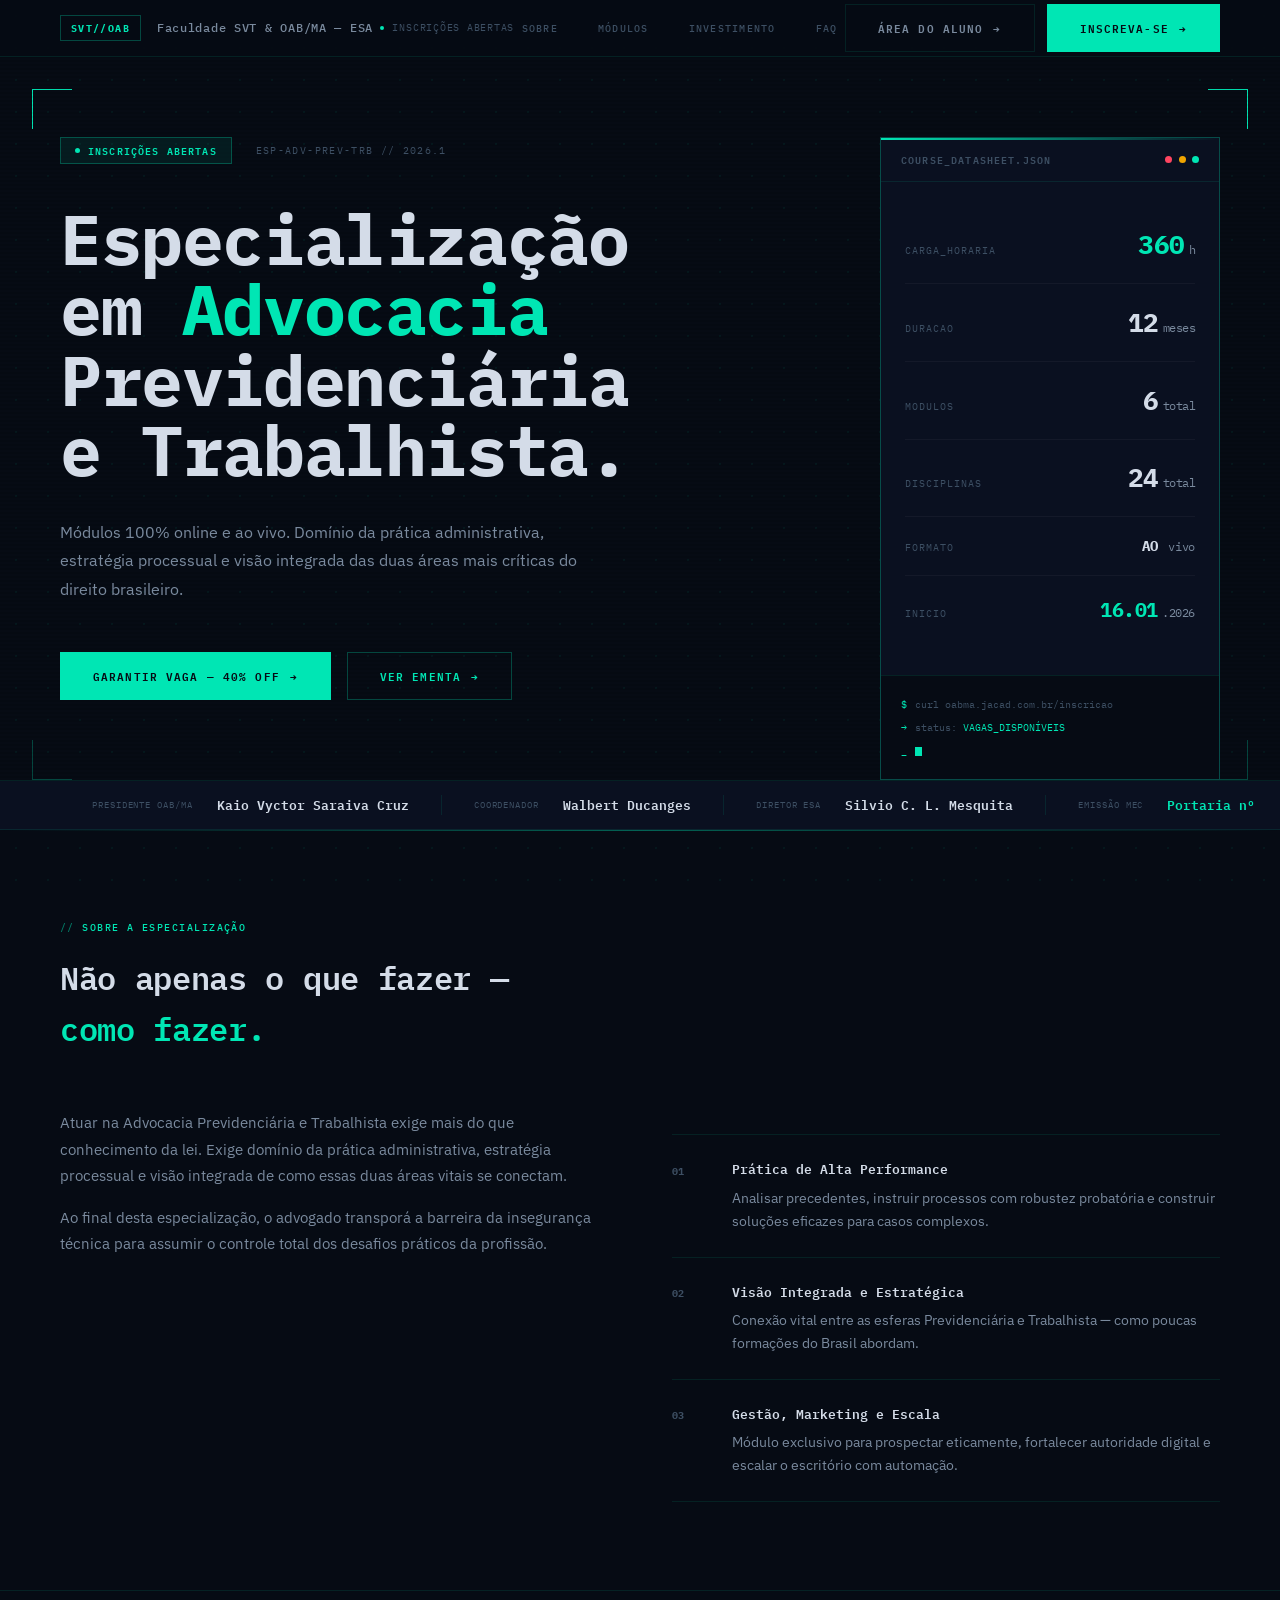
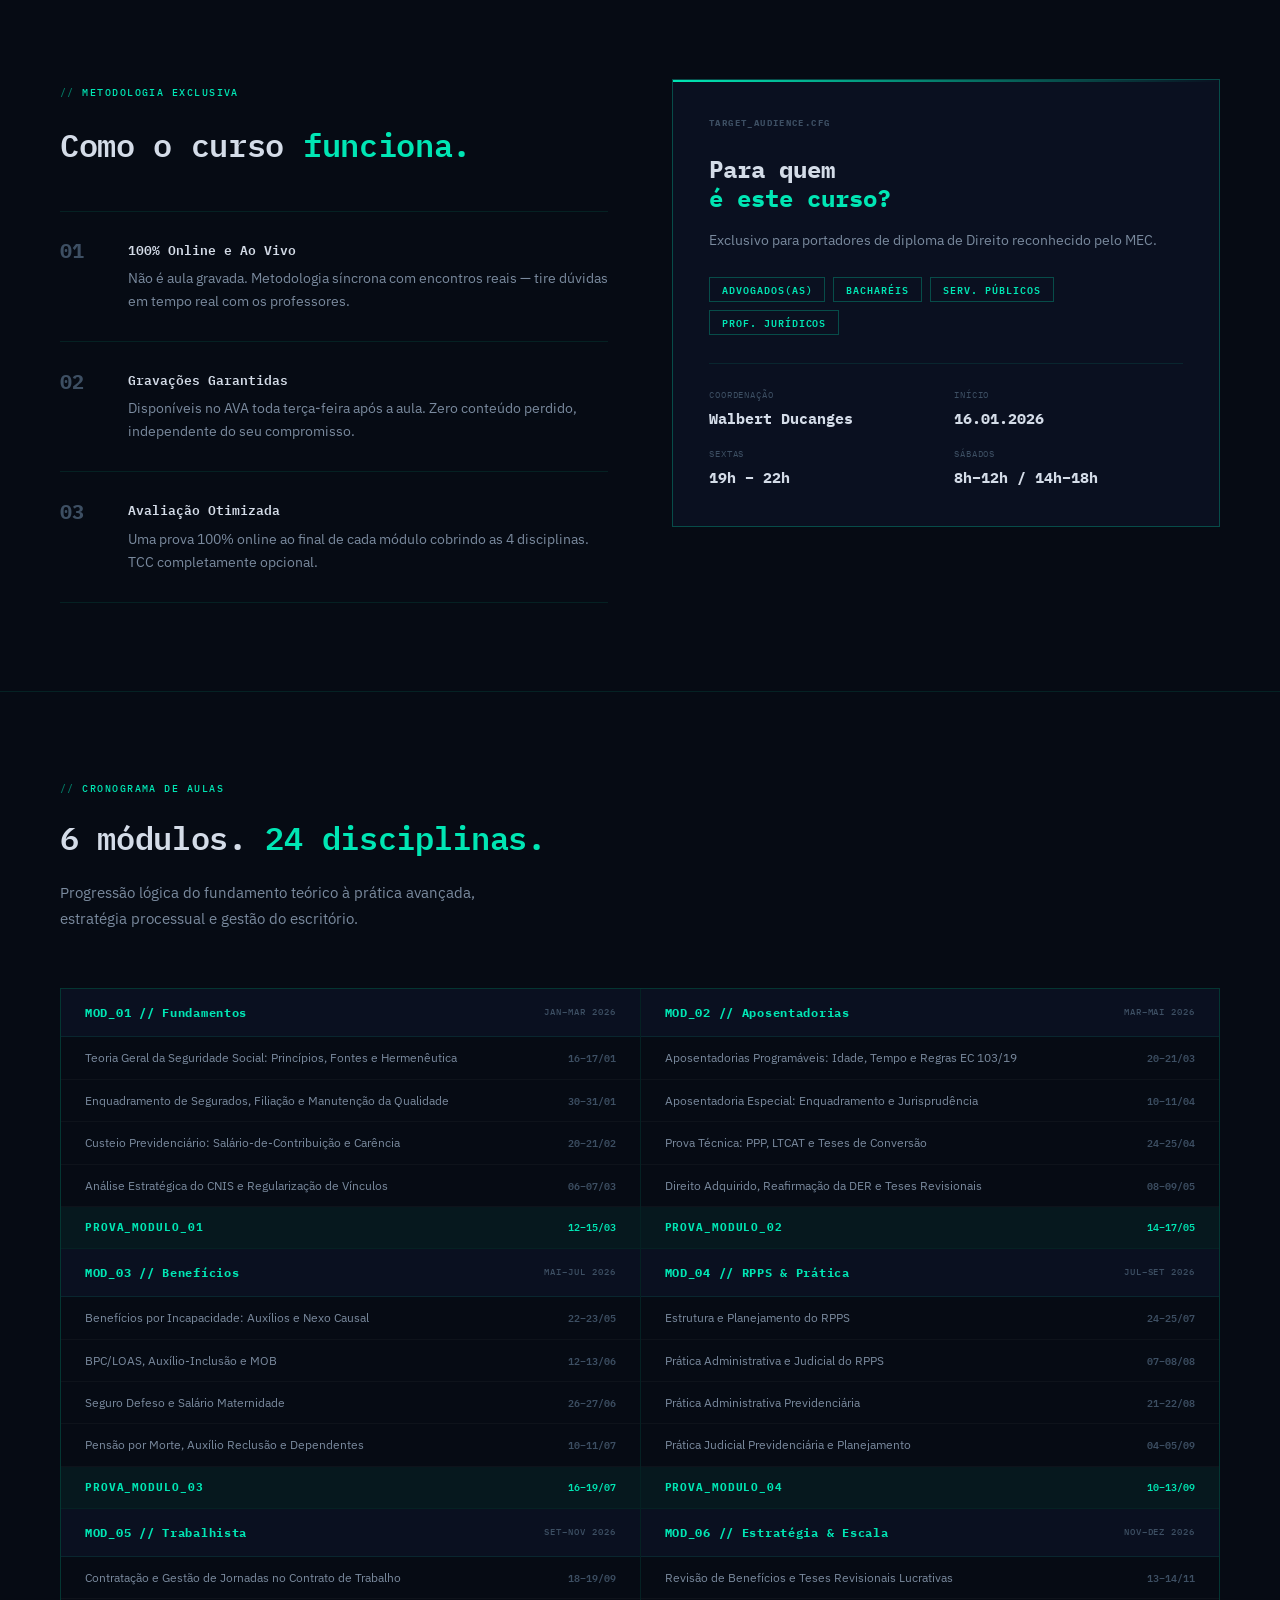
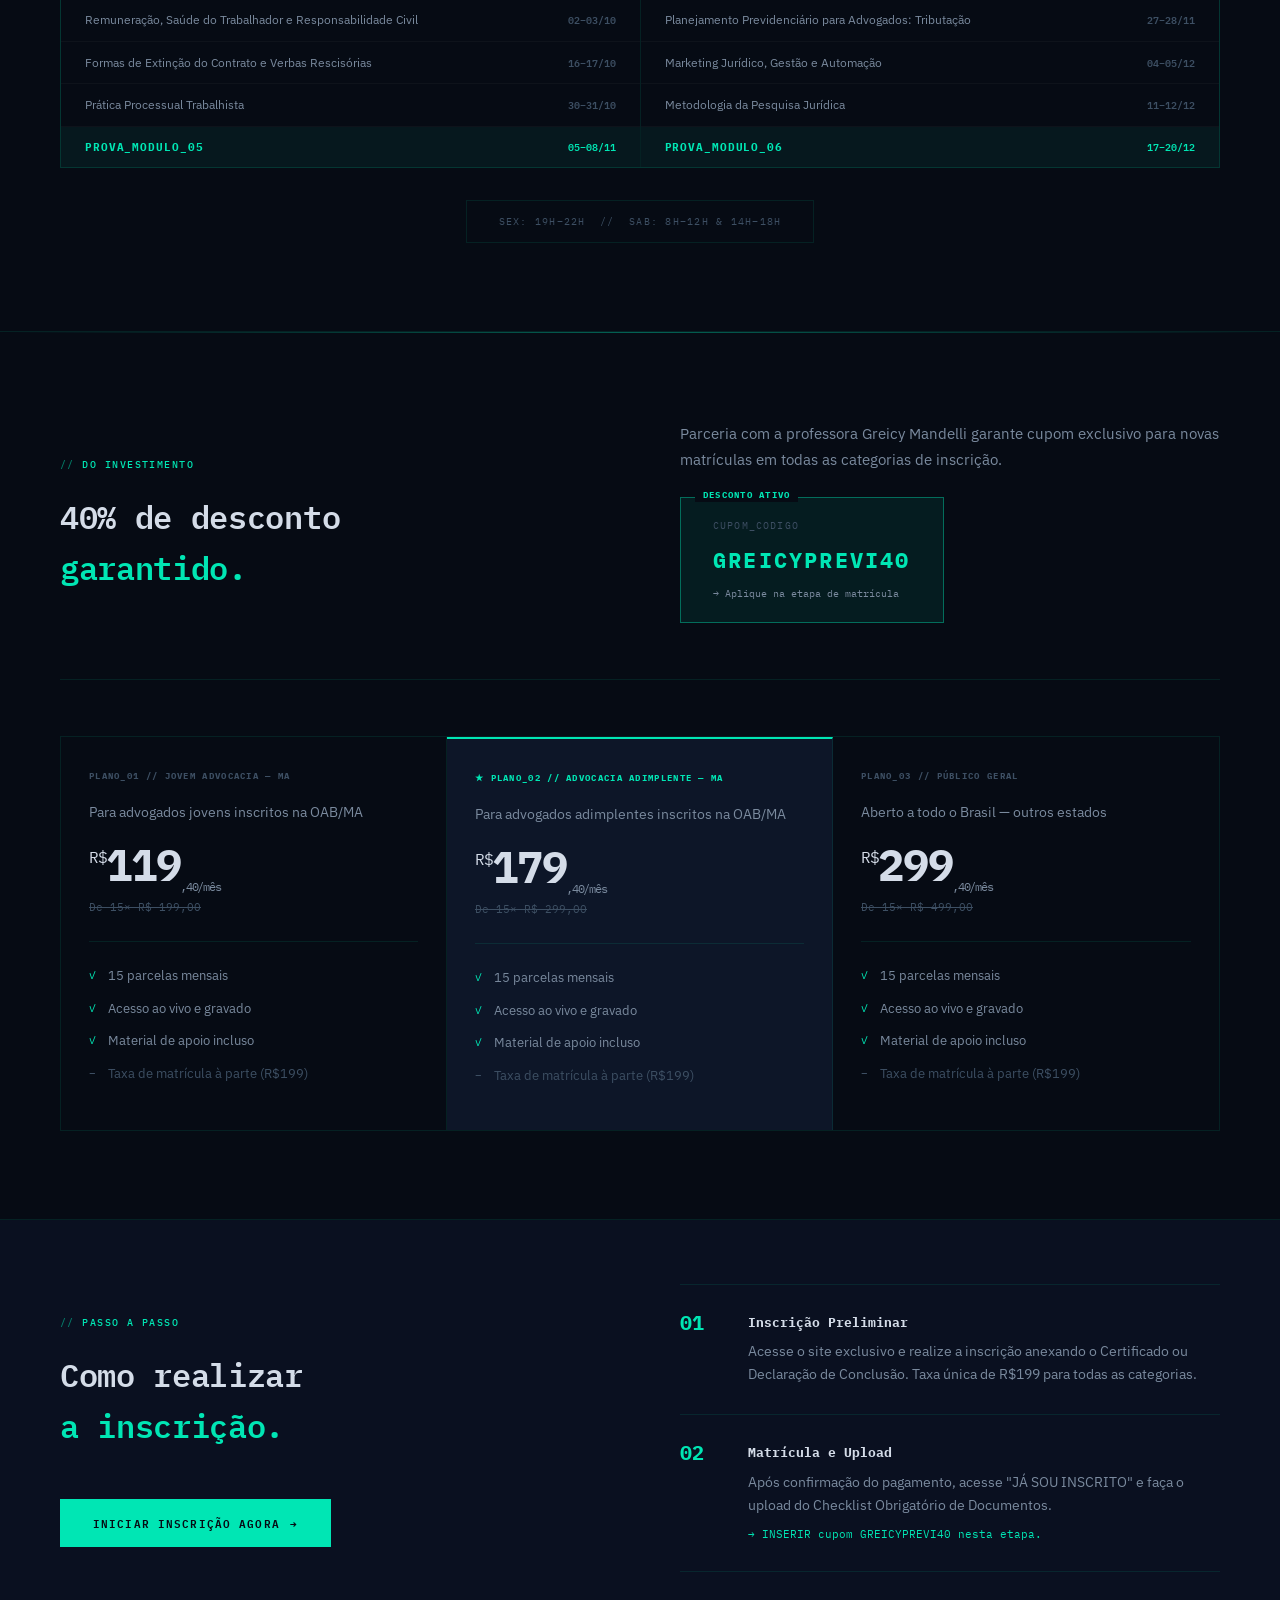
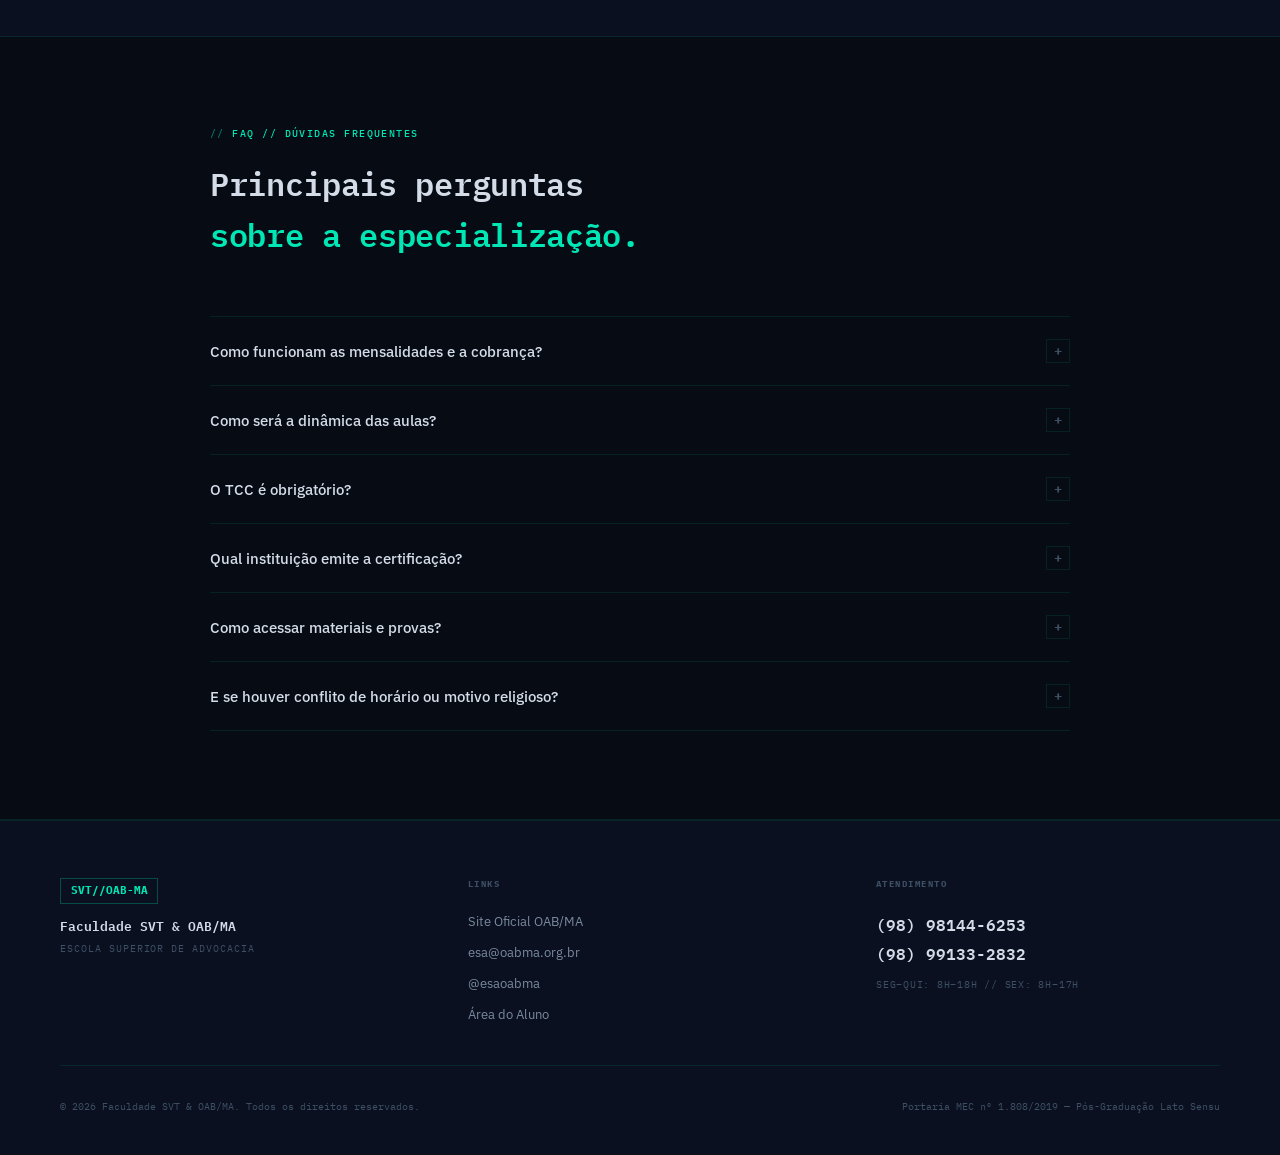
<file: D/index.html>
<!DOCTYPE html>
<html lang="pt-BR">
<head>
<meta charset="UTF-8">
<meta name="viewport" content="width=device-width, initial-scale=1.0">
<title>ESP-ADV-2026 // Faculdade SVT & OAB/MA</title>
<link rel="preconnect" href="https://fonts.googleapis.com">
<link rel="preconnect" href="https://fonts.gstatic.com" crossorigin>
<link href="https://fonts.googleapis.com/css2?family=IBM+Plex+Mono:ital,wght@0,300;0,400;0,500;0,600;0,700;1,300;1,400&family=IBM+Plex+Sans:wght@300;400;500;600;700&display=swap" rel="stylesheet">

<style>
:root {
  --bg:        #060B14;
  --bg-2:      #0A1020;
  --bg-3:      #0D1628;
  --bg-panel:  rgba(13,22,40,0.95);
  --border:    rgba(0,230,180,0.1);
  --border-hi: rgba(0,230,180,0.28);
  --cyan:      #00E6B4;
  --cyan-dim:  rgba(0,230,180,0.08);
  --cyan-glow: rgba(0,230,180,0.25);
  --amber:     #F0A500;
  --red:       #FF4560;
  --text:      #D4DCE8;
  --text-soft: #7A8A9E;
  --text-dim:  #3D4F63;
  --mono: 'IBM Plex Mono', 'Courier New', monospace;
  --sans: 'IBM Plex Sans', system-ui, sans-serif;
  --t: all .18s ease;
}

*, *::before, *::after { margin:0; padding:0; box-sizing:border-box; }
html { scroll-behavior:smooth; }
body {
  background: var(--bg);
  color: var(--text);
  font-family: var(--sans);
  font-size: 15px;
  line-height: 1.6;
  overflow-x: hidden;
  -webkit-font-smoothing: antialiased;
}

/* Global grid dot background */
body::before {
  content: '';
  position: fixed; inset: 0;
  background-image: radial-gradient(circle, rgba(0,230,180,0.06) 1px, transparent 1px);
  background-size: 32px 32px;
  pointer-events: none;
  z-index: 0;
}

a { color: inherit; text-decoration: none; }
ul { list-style: none; }
button { font-family: inherit; cursor: pointer; }

/* ── LAYOUT ── */
.container { position:relative; z-index:1; width:100%; max-width:1240px; margin:0 auto; padding:0 2.5rem; }
.container--narrow { max-width:940px; }
.section { padding:5.5rem 0; border-bottom:1px solid var(--border); }
.section--tight { padding:4rem 0; border-bottom:1px solid var(--border); }

/* ── TYPOGRAPHY ── */
.tag-label {
  font-family: var(--mono);
  font-size: .65rem;
  font-weight: 500;
  letter-spacing: .14em;
  text-transform: uppercase;
  color: var(--cyan);
}
.tag-label::before { content: '// '; opacity:.5; }

.display {
  font-family: var(--mono);
  font-size: clamp(2.5rem, 5.5vw, 5.5rem);
  font-weight: 700;
  line-height: 1.0;
  letter-spacing: -.02em;
  color: var(--text);
}
.display em {
  font-style: normal;
  color: var(--cyan);
}
.display-md {
  font-family: var(--mono);
  font-size: clamp(1.75rem, 3vw, 3rem);
  font-weight: 600;
  line-height: 1.1;
  letter-spacing: -.02em;
}
.section-title {
  font-family: var(--mono);
  font-size: clamp(1.375rem, 2.5vw, 2rem);
  font-weight: 600;
  letter-spacing: -.01em;
}
.body { font-family: var(--sans); font-size:.9375rem; line-height:1.75; color:var(--text-soft); }

/* ── STATUS CHIP ── */
.chip {
  display: inline-flex;
  align-items: center;
  gap: .5rem;
  font-family: var(--mono);
  font-size: .6rem;
  font-weight: 600;
  letter-spacing: .12em;
  text-transform: uppercase;
  padding: .3rem .875rem;
  border: 1px solid var(--border-hi);
  color: var(--cyan);
  background: var(--cyan-dim);
}
.chip-dot {
  width: 5px; height: 5px;
  border-radius: 50%;
  background: var(--cyan);
  animation: blink 1.8s ease-in-out infinite;
}
@keyframes blink { 0%,100%{opacity:1} 50%{opacity:.2} }

/* ── BUTTONS ── */
.btn {
  display: inline-flex;
  align-items: center;
  gap: .625rem;
  font-family: var(--mono);
  font-size: .7rem;
  font-weight: 600;
  letter-spacing: .1em;
  text-transform: uppercase;
  padding: .875rem 2rem;
  border: 1px solid transparent;
  cursor: pointer;
  transition: var(--t);
  white-space: nowrap;
  position: relative;
}
.btn-cyan {
  background: var(--cyan);
  color: var(--bg);
  border-color: var(--cyan);
}
.btn-cyan:hover { background: #00FFC9; box-shadow: 0 0 24px var(--cyan-glow); }
.btn-outline {
  background: transparent;
  color: var(--cyan);
  border-color: var(--border-hi);
}
.btn-outline:hover { background: var(--cyan-dim); border-color: var(--cyan); }
.btn-ghost { background:transparent; color:var(--text-soft); border:1px solid var(--border); }
.btn-ghost:hover { color:var(--text); border-color:var(--border-hi); }
.btn::after { content: ' →'; }

/* ── NAVBAR ── */
.navbar {
  position: sticky; top:0; left:0; width:100%; z-index:100;
  background: rgba(6,11,20,.92);
  backdrop-filter: blur(16px);
  border-bottom: 1px solid var(--border);
  padding: 0;
}
.nav-inner {
  display: flex; align-items: center; justify-content: space-between;
  height: 56px;
}
.nav-logo {
  display: flex; align-items: center; gap: 1rem;
}
.nav-logo-mark {
  font-family: var(--mono);
  font-size: .65rem;
  font-weight: 700;
  letter-spacing: .14em;
  color: var(--cyan);
  border: 1px solid var(--border-hi);
  padding: .2rem .6rem;
}
.nav-logo-name {
  font-family: var(--mono);
  font-size: .75rem;
  font-weight: 500;
  color: var(--text-soft);
  letter-spacing: .06em;
}
.nav-status {
  display: flex; align-items: center; gap: .5rem;
  font-family: var(--mono); font-size:.6rem; color:var(--text-dim);
  letter-spacing:.08em;
}
.nav-status-dot { width:4px; height:4px; border-radius:50%; background:var(--cyan); }
.nav-links { display:flex; gap:2.5rem; }
.nav-links a {
  font-family: var(--mono); font-size:.65rem; font-weight:500;
  letter-spacing:.12em; text-transform:uppercase; color:var(--text-dim); transition:var(--t);
}
.nav-links a:hover { color:var(--cyan); }
.nav-cta { display:flex; gap:.75rem; }

/* ── HERO ── */
.hero {
  position: relative;
  padding: 5rem 0 0;
  border-bottom: 1px solid var(--border);
  overflow: hidden;
}
/* Scanlines */
.hero::after {
  content: '';
  position: absolute; inset: 0;
  background: repeating-linear-gradient(
    0deg,
    transparent,
    transparent 2px,
    rgba(0,0,0,.06) 2px,
    rgba(0,0,0,.06) 4px
  );
  pointer-events: none; z-index:0;
}
/* Corner brackets */
.hero-bracket {
  position: absolute;
  width: 40px; height: 40px;
  pointer-events: none;
}
.hero-bracket--tl { top:2rem; left:2rem; border-top:1px solid var(--cyan); border-left:1px solid var(--cyan); }
.hero-bracket--tr { top:2rem; right:2rem; border-top:1px solid var(--cyan); border-right:1px solid var(--cyan); }
.hero-bracket--bl { bottom:0; left:2rem; border-bottom:1px solid var(--border-hi); border-left:1px solid var(--border-hi); }
.hero-bracket--br { bottom:0; right:2rem; border-bottom:1px solid var(--border-hi); border-right:1px solid var(--border-hi); }

.hero-inner {
  position: relative; z-index:1;
  display: grid;
  grid-template-columns: 1fr 340px;
  gap: 3rem;
  align-items: end;
}
.hero-content { padding-bottom: 5rem; }
.hero-kicker {
  display: flex; align-items: center; gap: 1.5rem;
  margin-bottom: 2.5rem;
}
.hero-id {
  font-family: var(--mono); font-size:.6rem; color:var(--text-dim); letter-spacing:.14em;
}
.hero-title { margin-bottom: 2rem; }
.hero-desc { max-width:52ch; font-size:1rem; line-height:1.8; color:var(--text-soft); margin-bottom:3rem; }
.hero-actions { display:flex; gap:1rem; flex-wrap:wrap; }

/* Hero terminal panel */
.hero-terminal {
  background: var(--bg-2);
  border: 1px solid var(--border-hi);
  align-self: stretch;
  display: flex;
  flex-direction: column;
  min-height: 480px;
  position: relative;
  overflow: hidden;
}
.hero-terminal::before {
  content: '';
  position: absolute; top:0; left:0; right:0; height:2px;
  background: linear-gradient(90deg, var(--cyan), transparent);
}
.terminal-header {
  padding: .875rem 1.25rem;
  border-bottom: 1px solid var(--border);
  display: flex;
  align-items: center;
  justify-content: space-between;
}
.terminal-header-title {
  font-family: var(--mono); font-size:.6rem; font-weight:600;
  letter-spacing:.12em; text-transform:uppercase; color:var(--text-dim);
}
.terminal-dots { display:flex; gap:.4rem; }
.terminal-dot { width:7px; height:7px; border-radius:50%; }
.terminal-dot:nth-child(1) { background: var(--red); }
.terminal-dot:nth-child(2) { background: var(--amber); }
.terminal-dot:nth-child(3) { background: var(--cyan); }

.terminal-body { padding: 1.5rem; display:flex; flex-direction:column; gap:0; flex:1; }
.t-row {
  display: flex;
  justify-content: space-between;
  align-items: baseline;
  padding: 1.1rem 0;
  border-bottom: 1px solid rgba(255,255,255,.04);
}
.t-row:last-of-type { border-bottom:none; }
.t-key { font-family:var(--mono); font-size:.6rem; color:var(--text-dim); letter-spacing:.1em; text-transform:uppercase; }
.t-val { font-family:var(--mono); font-size:1.625rem; font-weight:700; color:var(--text); letter-spacing:-.02em; }
.t-val span { font-size:.75rem; font-weight:400; color:var(--text-soft); margin-left:.25rem; }
.t-val.cyan { color:var(--cyan); }

.terminal-footer {
  margin-top: auto;
  padding: 1.25rem;
  border-top: 1px solid var(--border);
  background: var(--bg);
}
.t-cmd {
  font-family: var(--mono); font-size:.65rem; color:var(--text-dim); line-height:1.6;
}
.t-cmd .prompt { color:var(--cyan); margin-right:.5rem; }
.t-cmd .cursor { display:inline-block; width:7px; height:.9em; background:var(--cyan); vertical-align:middle; animation:blink 1s step-end infinite; }

/* ── DATA STRIP ── */
.data-strip {
  background: var(--bg-2);
  border-bottom: 1px solid var(--border);
  padding: .875rem 0;
  overflow: hidden;
  position: relative;
  z-index: 1;
}
.data-strip-inner {
  display: flex; align-items: center; gap: 0;
  overflow-x: auto;
  scrollbar-width: none;
}
.data-strip-inner::-webkit-scrollbar { display:none; }
.ds-item {
  display: flex; align-items: center; gap: 1.5rem;
  padding: 0 2rem;
  border-right: 1px solid var(--border);
  white-space: nowrap;
  flex-shrink: 0;
}
.ds-item:last-child { border-right: none; }
.ds-label { font-family:var(--mono); font-size:.58rem; color:var(--text-dim); letter-spacing:.1em; text-transform:uppercase; }
.ds-value { font-family:var(--mono); font-size:.8rem; font-weight:600; color:var(--text); }
.ds-value.up { color:var(--cyan); }

/* ── SECTION HEADERS ── */
.section-header { margin-bottom:3.5rem; }
.section-header .tag-label { margin-bottom:1rem; display:block; }
.section-num {
  font-family: var(--mono); font-size:.6rem; color:var(--text-dim);
  letter-spacing:.12em; margin-left:auto; margin-top:.5rem;
}

/* ── ABOUT ── */
.about-grid { display:grid; grid-template-columns:1fr 1fr; gap:4rem; align-items:start; }
.about-intro p { margin-top:1.5rem; }

.obj-list { margin-top:1.5rem; border-top:1px solid var(--border); }
.obj-item {
  display: grid;
  grid-template-columns: 2.5rem 1fr;
  gap: 1.25rem;
  padding: 1.5rem 0;
  border-bottom: 1px solid var(--border);
  align-items: start;
  transition: background .2s;
}
.obj-item:hover { background:var(--cyan-dim); margin:0 -1rem; padding:1.5rem 1rem; }
.obj-n { font-family:var(--mono); font-size:.65rem; font-weight:700; color:var(--text-dim); padding-top:.2rem; }
.obj-text h4 { font-family:var(--mono); font-size:.8125rem; font-weight:600; color:var(--text); margin-bottom:.4rem; }
.obj-text p { font-size:.875rem; color:var(--text-soft); line-height:1.65; }

/* ── METHOD ── */
.method-grid { display:grid; grid-template-columns:1fr 1fr; gap:4rem; align-items:start; }

.method-list { border-top:1px solid var(--border); }
.method-item {
  display: grid;
  grid-template-columns: 3rem 1fr;
  gap: 1.25rem;
  padding: 1.75rem 0;
  border-bottom: 1px solid var(--border);
  align-items: start;
  transition: var(--t);
}
.method-item:hover .m-num { color:var(--cyan); }
.m-num { font-family:var(--mono); font-size:1.25rem; font-weight:700; color:var(--text-dim); line-height:1; padding-top:.1rem; transition:color .2s; }
.m-text h4 { font-family:var(--mono); font-size:.8125rem; font-weight:600; color:var(--text); margin-bottom:.4rem; }
.m-text p { font-size:.875rem; color:var(--text-soft); line-height:1.65; }

/* Audience panel */
.audience-panel {
  background: var(--bg-2);
  border: 1px solid var(--border-hi);
  padding: 2.25rem;
  position: relative;
  overflow: hidden;
}
.audience-panel::before {
  content: '';
  position: absolute; top:0; left:0; right:0; height:2px;
  background: linear-gradient(90deg, var(--cyan), transparent);
}
.audience-panel .panel-label {
  font-family:var(--mono); font-size:.58rem; font-weight:700; letter-spacing:.15em;
  text-transform:uppercase; color:var(--text-dim); margin-bottom:1.5rem; display:block;
}
.audience-panel h3 { font-family:var(--mono); font-size:1.5rem; font-weight:700; margin-bottom:1rem; line-height:1.2; }
.audience-panel .desc { font-size:.875rem; color:var(--text-soft); line-height:1.7; margin-bottom:1.5rem; }
.tags { display:flex; flex-wrap:wrap; gap:.5rem; margin-bottom:1.75rem; }
.tag {
  font-family:var(--mono); font-size:.6rem; font-weight:600; letter-spacing:.1em; text-transform:uppercase;
  border:1px solid var(--border-hi); color:var(--cyan); padding:.25rem .75rem;
}
.aud-grid {
  display: grid; grid-template-columns:1fr 1fr; gap:1rem;
  padding-top:1.5rem; border-top:1px solid var(--border);
}
.aud-cell .aud-key { font-family:var(--mono); font-size:.55rem; color:var(--text-dim); letter-spacing:.1em; text-transform:uppercase; margin-bottom:.3rem; }
.aud-cell strong { font-family:var(--mono); font-size:.9375rem; font-weight:700; color:var(--text); }

/* ── SCHEDULE ── */
.modules-grid {
  display: grid;
  grid-template-columns: repeat(2,1fr);
  gap: 1px;
  background: var(--border);
  border: 1px solid var(--border);
  margin-top:3rem;
}
.module-card {
  background: var(--bg);
  transition: background .2s;
}
.module-card:hover { background: var(--bg-2); }
.module-head {
  padding: .875rem 1.5rem;
  border-bottom: 1px solid var(--border);
  display: flex; justify-content:space-between; align-items:center;
  background: var(--bg-2);
}
.module-head-n { font-family:var(--mono); font-size:.75rem; font-weight:700; color:var(--cyan); letter-spacing:.06em; }
.module-head-p { font-family:var(--mono); font-size:.58rem; font-weight:500; letter-spacing:.1em; text-transform:uppercase; color:var(--text-dim); }
.lesson-row {
  padding:.75rem 1.5rem; border-bottom:1px solid rgba(255,255,255,.03);
  display:flex; justify-content:space-between; align-items:baseline; gap:1rem;
}
.lesson-row:last-child { border-bottom:none; }
.lesson-row.exam { background:rgba(0,230,180,.06); border-bottom:none; }
.lesson-name { font-size:.78rem; color:var(--text-soft); flex:1; line-height:1.4; }
.lesson-date { font-family:var(--mono); font-size:.6rem; font-weight:600; color:var(--text-dim); white-space:nowrap; }
.lesson-row.exam .lesson-name { font-family:var(--mono); color:var(--cyan); font-weight:700; font-size:.7rem; letter-spacing:.08em; text-transform:uppercase; }
.lesson-row.exam .lesson-date { color:var(--cyan); }

.schedule-footer { display:flex; justify-content:center; margin-top:2rem; }
.schedule-note {
  font-family:var(--mono); font-size:.65rem; letter-spacing:.12em; text-transform:uppercase;
  color:var(--text-dim); border:1px solid var(--border); padding:.75rem 2rem;
}

/* ── INVESTMENT ── */
.invest-header { display:grid; grid-template-columns:1fr 1fr; gap:5rem; align-items:center; padding-bottom:3.5rem; margin-bottom:3.5rem; border-bottom:1px solid var(--border); }
.coupon-block {
  display: inline-flex; flex-direction:column; gap:.5rem;
  border:1px solid rgba(0,230,180,.4); padding:1.25rem 2rem; margin-top:1.5rem;
  background: var(--cyan-dim); position:relative;
}
.coupon-block::before {
  content:'DESCONTO ATIVO';
  position:absolute; top:-.65rem; left:.875rem;
  font-family:var(--mono); font-size:.55rem; font-weight:700; letter-spacing:.14em;
  background:var(--bg); color:var(--cyan); padding:0 .5rem;
}
.coupon-key { font-family:var(--mono); font-size:.6rem; color:var(--text-dim); letter-spacing:.12em; text-transform:uppercase; }
.coupon-code { font-family:var(--mono); font-size:1.375rem; font-weight:700; color:var(--cyan); letter-spacing:.1em; }
.coupon-discount { font-family:var(--mono); font-size:.65rem; color:var(--text-soft); }

.pricing-table {
  border:1px solid var(--border);
  display: grid; grid-template-columns:repeat(3,1fr);
  gap: 0;
}
.pricing-col {
  border-right: 1px solid var(--border);
  padding: 2rem 1.75rem;
  position: relative;
  transition: background .2s;
}
.pricing-col:last-child { border-right:none; }
.pricing-col:hover { background: var(--bg-2); }
.pricing-col.featured {
  background: var(--bg-3);
  border-top: 2px solid var(--cyan);
}
.pricing-col.featured:hover { background: var(--bg-2); }
.p-badge {
  font-family:var(--mono); font-size:.58rem; font-weight:700; letter-spacing:.14em;
  text-transform:uppercase; color:var(--text-dim); margin-bottom:1.25rem; display:block;
}
.pricing-col.featured .p-badge { color:var(--cyan); }
.p-name { font-size:.875rem; color:var(--text-soft); margin-bottom:1.25rem; line-height:1.4; }
.p-price { font-family:var(--mono); font-size:2.75rem; font-weight:700; line-height:1; letter-spacing:-.03em; color:var(--text); }
.p-price sup { font-size:1rem; vertical-align:top; margin-top:.4rem; display:inline-block; font-weight:400; }
.p-price sub { font-size:.75rem; font-weight:400; color:var(--text-soft); }
.p-from { font-family:var(--mono); font-size:.7rem; text-decoration:line-through; color:var(--text-dim); margin-top:.4rem; }
.p-div { height:1px; background:var(--border); margin:1.5rem 0; }
.p-feats li {
  font-size:.8rem; display:flex; align-items:center; gap:.75rem;
  margin-bottom:.75rem; color:var(--text-soft);
}
.p-feats li.off { color:var(--text-dim); }
.feat-check { font-family:var(--mono); font-size:.7rem; color:var(--cyan); flex-shrink:0; }
.feat-x { font-family:var(--mono); font-size:.7rem; color:var(--text-dim); flex-shrink:0; }

/* Steps */
.steps-section { background: var(--bg-2); }
.steps-grid { display:grid; grid-template-columns:1fr 1fr; gap:5rem; align-items:center; }
.steps-list { border-top:1px solid var(--border); }
.step-item {
  display: grid; grid-template-columns:3rem 1fr; gap:1.25rem;
  padding:1.75rem 0; border-bottom:1px solid var(--border); align-items:start;
}
.s-num { font-family:var(--mono); font-size:1.25rem; font-weight:700; color:var(--cyan); line-height:1; }
.s-text h4 { font-family:var(--mono); font-size:.8125rem; font-weight:700; color:var(--text); margin-bottom:.4rem; }
.s-text p { font-size:.875rem; color:var(--text-soft); line-height:1.65; }
.s-text .note { font-family:var(--mono); font-size:.7rem; color:var(--cyan); margin-top:.5rem; }

/* ── FAQ ── */
.faq-list { border-top:1px solid var(--border); }
.faq-item { border-bottom:1px solid var(--border); }
.faq-question {
  width:100%; display:flex; justify-content:space-between; align-items:center;
  padding:1.375rem 0; background:none; border:none; color:var(--text);
  font-family:var(--sans); font-size:.9375rem; font-weight:500; text-align:left;
  cursor:pointer; transition:var(--t); gap:2rem;
}
.faq-question:hover { color:var(--cyan); }
.faq-icon {
  flex-shrink:0; font-family:var(--mono); font-size:.875rem; font-weight:700;
  width:24px; height:24px; border:1px solid var(--border); display:flex;
  align-items:center; justify-content:center; color:var(--text-dim); transition:var(--t);
}
.faq-item.active .faq-icon { background:var(--cyan); color:var(--bg); border-color:var(--cyan); }
.faq-answer { max-height:0; overflow:hidden; transition:max-height .35s ease; }
.faq-item.active .faq-answer { max-height:400px; }
.faq-answer p { padding:0 0 1.5rem; font-size:.875rem; color:var(--text-soft); line-height:1.8; }

/* ── FOOTER ── */
.footer { background: var(--bg-2); border-top:1px solid var(--border); padding:3.5rem 0 2.5rem; }
.footer-grid { display:grid; grid-template-columns:1fr 1fr 1fr; gap:4rem; padding-bottom:2.5rem; border-bottom:1px solid var(--border); }
.footer-logo-mark { font-family:var(--mono); font-size:.7rem; font-weight:700; color:var(--cyan); border:1px solid var(--border-hi); padding:.2rem .6rem; display:inline-block; margin-bottom:.75rem; }
.footer-brand-name { font-family:var(--mono); font-size:.8125rem; font-weight:600; margin-bottom:.25rem; }
.footer-brand-sub { font-family:var(--mono); font-size:.6rem; color:var(--text-dim); letter-spacing:.1em; text-transform:uppercase; }
.footer-col h5 { font-family:var(--mono); font-size:.58rem; font-weight:700; letter-spacing:.16em; text-transform:uppercase; color:var(--text-dim); margin-bottom:1.25rem; }
.footer-links { display:flex; flex-direction:column; gap:.625rem; }
.footer-links a { font-size:.8125rem; color:var(--text-soft); transition:var(--t); }
.footer-links a:hover { color:var(--cyan); }
.footer-phone { font-family:var(--mono); font-size:1rem; font-weight:600; margin-bottom:.2rem; }
.footer-hours { font-family:var(--mono); font-size:.6rem; color:var(--text-dim); letter-spacing:.08em; margin-top:.625rem; }
.footer-bottom { display:flex; justify-content:space-between; align-items:center; padding-top:2rem; }
.footer-bottom p { font-family:var(--mono); font-size:.65rem; color:var(--text-dim); }

/* ── GLOW ACCENT LINES ── */
.glow-line {
  height: 1px;
  background: linear-gradient(90deg, transparent, var(--cyan), transparent);
  opacity: .4;
  margin: 0;
}

/* ── REVEAL ── */
.reveal { opacity:0; transform:translateY(16px); transition:opacity .6s ease,transform .6s ease; }
.reveal.visible { opacity:1; transform:translateY(0); }
.reveal-delay-1 { transition-delay:.1s; }
.reveal-delay-2 { transition-delay:.2s; }

/* ── RESPONSIVE ── */
@media (max-width:1024px) {
  .hero-inner { grid-template-columns:1fr; }
  .hero-terminal { display:none; }
  .about-grid { grid-template-columns:1fr; gap:3rem; }
  .method-grid { grid-template-columns:1fr; gap:3rem; }
  .invest-header { grid-template-columns:1fr; gap:2rem; }
  .pricing-table { grid-template-columns:1fr; }
  .pricing-col { border-right:none; border-bottom:1px solid var(--border); }
  .pricing-col:last-child { border-bottom:none; }
  .steps-grid { grid-template-columns:1fr; gap:3rem; }
  .modules-grid { grid-template-columns:1fr; }
  .footer-grid { grid-template-columns:1fr 1fr; gap:2.5rem; }
}
@media (max-width:768px) {
  .container { padding:0 1.5rem; }
  .nav-links { display:none; }
  .hero { padding:3.5rem 0 0; }
  .hero-content { padding-bottom:3rem; }
  .hero-actions { flex-direction:column; align-items:flex-start; }
  .data-strip-inner { gap:0; }
  .aud-grid { grid-template-columns:1fr; }
  .footer-grid { grid-template-columns:1fr; }
  .footer-bottom { flex-direction:column; gap:.75rem; text-align:center; }
}
</style>
</head>
<body>

<!-- NAVBAR -->
<header class="navbar">
  <div class="container nav-inner">
    <div class="nav-logo">
      <span class="nav-logo-mark">SVT//OAB</span>
      <span class="nav-logo-name">Faculdade SVT & OAB/MA — ESA</span>
    </div>
    <div class="nav-status">
      <span class="nav-status-dot"></span>
      INSCRIÇÕES ABERTAS
    </div>
    <nav class="nav-links">
      <a href="#sobre">Sobre</a>
      <a href="#cronograma">Módulos</a>
      <a href="#investimento">Investimento</a>
      <a href="#faq">FAQ</a>
    </nav>
    <div class="nav-cta">
      <a href="https://oabma.jacad.com.br/academico/processo-seletivo/" target="_blank" rel="noopener" class="btn btn-ghost">Área do Aluno</a>
      <a href="#investimento" class="btn btn-cyan">Inscreva-se</a>
    </div>
  </div>
</header>

<!-- HERO -->
<section class="hero" id="inicio">
  <div class="hero-bracket hero-bracket--tl"></div>
  <div class="hero-bracket hero-bracket--tr"></div>
  <div class="hero-bracket hero-bracket--bl"></div>
  <div class="hero-bracket hero-bracket--br"></div>
  <div class="container">
    <div class="hero-inner">
      <div class="hero-content reveal">
        <div class="hero-kicker">
          <div class="chip"><span class="chip-dot"></span>Inscrições abertas</div>
          <span class="hero-id">ESP-ADV-PREV-TRB // 2026.1</span>
        </div>
        <h1 class="hero-title display">
          Especialização<br>
          em <em>Advocacia</em><br>
          Previdenciária<br>
          e Trabalhista.
        </h1>
        <p class="hero-desc">Módulos 100% online e ao vivo. Domínio da prática administrativa, estratégia processual e visão integrada das duas áreas mais críticas do direito brasileiro.</p>
        <div class="hero-actions">
          <a href="#investimento" class="btn btn-cyan">Garantir vaga — 40% off</a>
          <a href="#sobre" class="btn btn-outline">Ver ementa</a>
        </div>
      </div>

      <div class="hero-terminal reveal reveal-delay-1">
        <div class="terminal-header">
          <span class="terminal-header-title">COURSE_DATASHEET.json</span>
          <div class="terminal-dots">
            <div class="terminal-dot"></div>
            <div class="terminal-dot"></div>
            <div class="terminal-dot"></div>
          </div>
        </div>
        <div class="terminal-body">
          <div class="t-row">
            <span class="t-key">carga_horaria</span>
            <span class="t-val cyan">360<span>h</span></span>
          </div>
          <div class="t-row">
            <span class="t-key">duracao</span>
            <span class="t-val">12<span>meses</span></span>
          </div>
          <div class="t-row">
            <span class="t-key">modulos</span>
            <span class="t-val">6<span>total</span></span>
          </div>
          <div class="t-row">
            <span class="t-key">disciplinas</span>
            <span class="t-val">24<span>total</span></span>
          </div>
          <div class="t-row">
            <span class="t-key">formato</span>
            <span class="t-val" style="font-size:.875rem">AO<span> vivo</span></span>
          </div>
          <div class="t-row">
            <span class="t-key">inicio</span>
            <span class="t-val cyan" style="font-size:1.25rem">16.01<span>.2026</span></span>
          </div>
        </div>
        <div class="terminal-footer">
          <div class="t-cmd">
            <span class="prompt">$</span>curl oabma.jacad.com.br/inscricao
          </div>
          <div class="t-cmd" style="margin-top:.4rem">
            <span class="prompt">→</span>status: <span style="color:var(--cyan)">VAGAS_DISPONÍVEIS</span>
          </div>
          <div class="t-cmd" style="margin-top:.4rem">
            <span class="prompt">_</span><span class="cursor"></span>
          </div>
        </div>
      </div>
    </div>
  </div>
</section>

<!-- DATA STRIP -->
<div class="data-strip reveal">
  <div class="container data-strip-inner">
    <div class="ds-item"><span class="ds-label">Presidente OAB/MA</span><span class="ds-value">Kaio Vyctor Saraiva Cruz</span></div>
    <div class="ds-item"><span class="ds-label">Coordenador</span><span class="ds-value">Walbert Ducanges</span></div>
    <div class="ds-item"><span class="ds-label">Diretor ESA</span><span class="ds-value">Silvio C. L. Mesquita</span></div>
    <div class="ds-item"><span class="ds-label">Emissão MEC</span><span class="ds-value up">Portaria nº 1.808/2019</span></div>
    <div class="ds-item"><span class="ds-label">Desconto ativo</span><span class="ds-value up">40% OFF</span></div>
  </div>
</div>

<div class="glow-line"></div>

<!-- SOBRE -->
<section class="section" id="sobre">
  <div class="container">
    <div class="section-header reveal">
      <span class="tag-label">Sobre a especialização</span>
      <h2 class="section-title" style="margin-top:1rem">Não apenas o que fazer —<br><span style="color:var(--cyan)">como fazer.</span></h2>
    </div>
    <div class="about-grid">
      <div class="reveal">
        <p class="body">Atuar na Advocacia Previdenciária e Trabalhista exige mais do que conhecimento da lei. Exige domínio da prática administrativa, estratégia processual e visão integrada de como essas duas áreas vitais se conectam.</p>
        <p class="body" style="margin-top:1rem">Ao final desta especialização, o advogado transporá a barreira da insegurança técnica para assumir o controle total dos desafios práticos da profissão.</p>
      </div>
      <div class="obj-list reveal reveal-delay-1">
        <div class="obj-item">
          <span class="obj-n">01</span>
          <div class="obj-text">
            <h4>Prática de Alta Performance</h4>
            <p>Analisar precedentes, instruir processos com robustez probatória e construir soluções eficazes para casos complexos.</p>
          </div>
        </div>
        <div class="obj-item">
          <span class="obj-n">02</span>
          <div class="obj-text">
            <h4>Visão Integrada e Estratégica</h4>
            <p>Conexão vital entre as esferas Previdenciária e Trabalhista — como poucas formações do Brasil abordam.</p>
          </div>
        </div>
        <div class="obj-item">
          <span class="obj-n">03</span>
          <div class="obj-text">
            <h4>Gestão, Marketing e Escala</h4>
            <p>Módulo exclusivo para prospectar eticamente, fortalecer autoridade digital e escalar o escritório com automação.</p>
          </div>
        </div>
      </div>
    </div>
  </div>
</section>

<!-- METODOLOGIA -->
<section class="section" id="metodologia">
  <div class="container">
    <div class="method-grid">
      <div class="reveal">
        <span class="tag-label">Metodologia exclusiva</span>
        <h2 class="section-title" style="margin-top:1rem">Como o curso <span style="color:var(--cyan)">funciona.</span></h2>
        <div class="method-list" style="margin-top:2.5rem">
          <div class="method-item">
            <span class="m-num">01</span>
            <div class="m-text">
              <h4>100% Online e Ao Vivo</h4>
              <p>Não é aula gravada. Metodologia síncrona com encontros reais — tire dúvidas em tempo real com os professores.</p>
            </div>
          </div>
          <div class="method-item">
            <span class="m-num">02</span>
            <div class="m-text">
              <h4>Gravações Garantidas</h4>
              <p>Disponíveis no AVA toda terça-feira após a aula. Zero conteúdo perdido, independente do seu compromisso.</p>
            </div>
          </div>
          <div class="method-item">
            <span class="m-num">03</span>
            <div class="m-text">
              <h4>Avaliação Otimizada</h4>
              <p>Uma prova 100% online ao final de cada módulo cobrindo as 4 disciplinas. TCC completamente opcional.</p>
            </div>
          </div>
        </div>
      </div>

      <div class="audience-panel reveal reveal-delay-1">
        <span class="panel-label">TARGET_AUDIENCE.cfg</span>
        <h3>Para quem<br><span style="color:var(--cyan)">é este curso?</span></h3>
        <p class="desc">Exclusivo para portadores de diploma de Direito reconhecido pelo MEC.</p>
        <div class="tags">
          <span class="tag">Advogados(as)</span>
          <span class="tag">Bacharéis</span>
          <span class="tag">Serv. Públicos</span>
          <span class="tag">Prof. Jurídicos</span>
        </div>
        <div class="aud-grid">
          <div class="aud-cell"><div class="aud-key">Coordenação</div><strong>Walbert Ducanges</strong></div>
          <div class="aud-cell"><div class="aud-key">Início</div><strong>16.01.2026</strong></div>
          <div class="aud-cell"><div class="aud-key">Sextas</div><strong>19h – 22h</strong></div>
          <div class="aud-cell"><div class="aud-key">Sábados</div><strong>8h–12h / 14h–18h</strong></div>
        </div>
      </div>
    </div>
  </div>
</section>

<!-- CRONOGRAMA -->
<section class="section" id="cronograma">
  <div class="container">
    <div class="section-header reveal">
      <span class="tag-label">Cronograma de aulas</span>
      <h2 class="section-title" style="margin-top:1rem">6 módulos. <span style="color:var(--cyan)">24 disciplinas.</span></h2>
      <p class="body" style="margin-top:1rem;max-width:52ch">Progressão lógica do fundamento teórico à prática avançada, estratégia processual e gestão do escritório.</p>
    </div>
    <div class="modules-grid reveal">
      <div class="module-card">
        <div class="module-head"><span class="module-head-n">MOD_01 // Fundamentos</span><span class="module-head-p">Jan–Mar 2026</span></div>
        <div class="lesson-row"><span class="lesson-name">Teoria Geral da Seguridade Social: Princípios, Fontes e Hermenêutica</span><span class="lesson-date">16–17/01</span></div>
        <div class="lesson-row"><span class="lesson-name">Enquadramento de Segurados, Filiação e Manutenção da Qualidade</span><span class="lesson-date">30–31/01</span></div>
        <div class="lesson-row"><span class="lesson-name">Custeio Previdenciário: Salário-de-Contribuição e Carência</span><span class="lesson-date">20–21/02</span></div>
        <div class="lesson-row"><span class="lesson-name">Análise Estratégica do CNIS e Regularização de Vínculos</span><span class="lesson-date">06–07/03</span></div>
        <div class="lesson-row exam"><span class="lesson-name">PROVA_MODULO_01</span><span class="lesson-date">12–15/03</span></div>
      </div>
      <div class="module-card">
        <div class="module-head"><span class="module-head-n">MOD_02 // Aposentadorias</span><span class="module-head-p">Mar–Mai 2026</span></div>
        <div class="lesson-row"><span class="lesson-name">Aposentadorias Programáveis: Idade, Tempo e Regras EC 103/19</span><span class="lesson-date">20–21/03</span></div>
        <div class="lesson-row"><span class="lesson-name">Aposentadoria Especial: Enquadramento e Jurisprudência</span><span class="lesson-date">10–11/04</span></div>
        <div class="lesson-row"><span class="lesson-name">Prova Técnica: PPP, LTCAT e Teses de Conversão</span><span class="lesson-date">24–25/04</span></div>
        <div class="lesson-row"><span class="lesson-name">Direito Adquirido, Reafirmação da DER e Teses Revisionais</span><span class="lesson-date">08–09/05</span></div>
        <div class="lesson-row exam"><span class="lesson-name">PROVA_MODULO_02</span><span class="lesson-date">14–17/05</span></div>
      </div>
      <div class="module-card">
        <div class="module-head"><span class="module-head-n">MOD_03 // Benefícios</span><span class="module-head-p">Mai–Jul 2026</span></div>
        <div class="lesson-row"><span class="lesson-name">Benefícios por Incapacidade: Auxílios e Nexo Causal</span><span class="lesson-date">22–23/05</span></div>
        <div class="lesson-row"><span class="lesson-name">BPC/LOAS, Auxílio-Inclusão e MOB</span><span class="lesson-date">12–13/06</span></div>
        <div class="lesson-row"><span class="lesson-name">Seguro Defeso e Salário Maternidade</span><span class="lesson-date">26–27/06</span></div>
        <div class="lesson-row"><span class="lesson-name">Pensão por Morte, Auxílio Reclusão e Dependentes</span><span class="lesson-date">10–11/07</span></div>
        <div class="lesson-row exam"><span class="lesson-name">PROVA_MODULO_03</span><span class="lesson-date">16–19/07</span></div>
      </div>
      <div class="module-card">
        <div class="module-head"><span class="module-head-n">MOD_04 // RPPS & Prática</span><span class="module-head-p">Jul–Set 2026</span></div>
        <div class="lesson-row"><span class="lesson-name">Estrutura e Planejamento do RPPS</span><span class="lesson-date">24–25/07</span></div>
        <div class="lesson-row"><span class="lesson-name">Prática Administrativa e Judicial do RPPS</span><span class="lesson-date">07–08/08</span></div>
        <div class="lesson-row"><span class="lesson-name">Prática Administrativa Previdenciária</span><span class="lesson-date">21–22/08</span></div>
        <div class="lesson-row"><span class="lesson-name">Prática Judicial Previdenciária e Planejamento</span><span class="lesson-date">04–05/09</span></div>
        <div class="lesson-row exam"><span class="lesson-name">PROVA_MODULO_04</span><span class="lesson-date">10–13/09</span></div>
      </div>
      <div class="module-card">
        <div class="module-head"><span class="module-head-n">MOD_05 // Trabalhista</span><span class="module-head-p">Set–Nov 2026</span></div>
        <div class="lesson-row"><span class="lesson-name">Contratação e Gestão de Jornadas no Contrato de Trabalho</span><span class="lesson-date">18–19/09</span></div>
        <div class="lesson-row"><span class="lesson-name">Remuneração, Saúde do Trabalhador e Responsabilidade Civil</span><span class="lesson-date">02–03/10</span></div>
        <div class="lesson-row"><span class="lesson-name">Formas de Extinção do Contrato e Verbas Rescisórias</span><span class="lesson-date">16–17/10</span></div>
        <div class="lesson-row"><span class="lesson-name">Prática Processual Trabalhista</span><span class="lesson-date">30–31/10</span></div>
        <div class="lesson-row exam"><span class="lesson-name">PROVA_MODULO_05</span><span class="lesson-date">05–08/11</span></div>
      </div>
      <div class="module-card">
        <div class="module-head"><span class="module-head-n">MOD_06 // Estratégia & Escala</span><span class="module-head-p">Nov–Dez 2026</span></div>
        <div class="lesson-row"><span class="lesson-name">Revisão de Benefícios e Teses Revisionais Lucrativas</span><span class="lesson-date">13–14/11</span></div>
        <div class="lesson-row"><span class="lesson-name">Planejamento Previdenciário para Advogados: Tributação</span><span class="lesson-date">27–28/11</span></div>
        <div class="lesson-row"><span class="lesson-name">Marketing Jurídico, Gestão e Automação</span><span class="lesson-date">04–05/12</span></div>
        <div class="lesson-row"><span class="lesson-name">Metodologia da Pesquisa Jurídica</span><span class="lesson-date">11–12/12</span></div>
        <div class="lesson-row exam"><span class="lesson-name">PROVA_MODULO_06</span><span class="lesson-date">17–20/12</span></div>
      </div>
    </div>
    <div class="schedule-footer reveal">
      <div class="schedule-note">SEX: 19H–22H &nbsp;//&nbsp; SAB: 8H–12H &amp; 14H–18H</div>
    </div>
  </div>
</section>

<div class="glow-line"></div>

<!-- INVESTIMENTO -->
<section class="section" id="investimento">
  <div class="container">
    <div class="invest-header reveal">
      <div>
        <span class="tag-label">Do investimento</span>
        <h2 class="section-title" style="margin-top:1rem">40% de desconto<br><span style="color:var(--cyan)">garantido.</span></h2>
      </div>
      <div>
        <p class="body">Parceria com a professora Greicy Mandelli garante cupom exclusivo para novas matrículas em todas as categorias de inscrição.</p>
        <div class="coupon-block">
          <span class="coupon-key">cupom_codigo</span>
          <span class="coupon-code">GREICYPREVI40</span>
          <span class="coupon-discount">→ Aplique na etapa de matrícula</span>
        </div>
      </div>
    </div>
    <div class="pricing-table reveal">
      <div class="pricing-col">
        <span class="p-badge">PLANO_01 // Jovem Advocacia — MA</span>
        <p class="p-name">Para advogados jovens inscritos na OAB/MA</p>
        <div class="p-price"><sup>R$</sup>119<sub>,40/mês</sub></div>
        <p class="p-from">De 15× R$ 199,00</p>
        <div class="p-div"></div>
        <ul class="p-feats">
          <li><span class="feat-check">✓</span>15 parcelas mensais</li>
          <li><span class="feat-check">✓</span>Acesso ao vivo e gravado</li>
          <li><span class="feat-check">✓</span>Material de apoio incluso</li>
          <li class="off"><span class="feat-x">–</span>Taxa de matrícula à parte (R$199)</li>
        </ul>
      </div>
      <div class="pricing-col featured">
        <span class="p-badge">★ PLANO_02 // Advocacia Adimplente — MA</span>
        <p class="p-name">Para advogados adimplentes inscritos na OAB/MA</p>
        <div class="p-price"><sup>R$</sup>179<sub>,40/mês</sub></div>
        <p class="p-from">De 15× R$ 299,00</p>
        <div class="p-div"></div>
        <ul class="p-feats">
          <li><span class="feat-check">✓</span>15 parcelas mensais</li>
          <li><span class="feat-check">✓</span>Acesso ao vivo e gravado</li>
          <li><span class="feat-check">✓</span>Material de apoio incluso</li>
          <li class="off"><span class="feat-x">–</span>Taxa de matrícula à parte (R$199)</li>
        </ul>
      </div>
      <div class="pricing-col">
        <span class="p-badge">PLANO_03 // Público Geral</span>
        <p class="p-name">Aberto a todo o Brasil — outros estados</p>
        <div class="p-price"><sup>R$</sup>299<sub>,40/mês</sub></div>
        <p class="p-from">De 15× R$ 499,00</p>
        <div class="p-div"></div>
        <ul class="p-feats">
          <li><span class="feat-check">✓</span>15 parcelas mensais</li>
          <li><span class="feat-check">✓</span>Acesso ao vivo e gravado</li>
          <li><span class="feat-check">✓</span>Material de apoio incluso</li>
          <li class="off"><span class="feat-x">–</span>Taxa de matrícula à parte (R$199)</li>
        </ul>
      </div>
    </div>
  </div>
</section>

<!-- STEPS -->
<section class="section--tight steps-section">
  <div class="container">
    <div class="steps-grid">
      <div class="reveal">
        <span class="tag-label">Passo a passo</span>
        <h2 class="section-title" style="margin-top:1rem">Como realizar<br><span style="color:var(--cyan)">a inscrição.</span></h2>
        <div style="margin-top:3rem">
          <a href="https://oabma.jacad.com.br/academico/processo-seletivo/" target="_blank" rel="noopener" class="btn btn-cyan">Iniciar inscrição agora</a>
        </div>
      </div>
      <div class="steps-list reveal reveal-delay-1">
        <div class="step-item">
          <span class="s-num">01</span>
          <div class="s-text">
            <h4>Inscrição Preliminar</h4>
            <p>Acesse o site exclusivo e realize a inscrição anexando o Certificado ou Declaração de Conclusão. Taxa única de R$199 para todas as categorias.</p>
          </div>
        </div>
        <div class="step-item">
          <span class="s-num">02</span>
          <div class="s-text">
            <h4>Matrícula e Upload</h4>
            <p>Após confirmação do pagamento, acesse "JÁ SOU INSCRITO" e faça o upload do Checklist Obrigatório de Documentos.</p>
            <p class="note">→ INSERIR cupom GREICYPREVI40 nesta etapa.</p>
          </div>
        </div>
      </div>
    </div>
  </div>
</section>

<!-- FAQ -->
<section class="section" id="faq">
  <div class="container container--narrow">
    <div class="section-header reveal">
      <span class="tag-label">FAQ // Dúvidas frequentes</span>
      <h2 class="section-title" style="margin-top:1rem">Principais perguntas<br><span style="color:var(--cyan)">sobre a especialização.</span></h2>
    </div>
    <div class="faq-list reveal">
      <div class="faq-item">
        <button class="faq-question"><span>Como funcionam as mensalidades e a cobrança?</span><div class="faq-icon">+</div></button>
        <div class="faq-answer"><p><strong>Cartão de Crédito:</strong> Parcelamento do valor total. <strong>Recorrência:</strong> Débito mensal a cada 30 dias sem comprometer o limite. <strong>Boleto:</strong> Emitido mensalmente pelo aluno na aba "Financeiro".</p></div>
      </div>
      <div class="faq-item">
        <button class="faq-question"><span>Como será a dinâmica das aulas?</span><div class="faq-icon">+</div></button>
        <div class="faq-answer"><p>Aulas 100% ao vivo pela plataforma digital. Início: 16 de janeiro de 2026. Sextas (19h–22h) e Sábados (8h–12h e 14h–18h). Gravações disponíveis toda terça-feira após a aula.</p></div>
      </div>
      <div class="faq-item">
        <button class="faq-question"><span>O TCC é obrigatório?</span><div class="faq-icon">+</div></button>
        <div class="faq-answer"><p>Não. Conforme a Resolução CNE/CES nº 1/2018, o TCC é opcional. Sem TCC: 12 meses. Com TCC: 3 meses adicionais após o término das aulas.</p></div>
      </div>
      <div class="faq-item">
        <button class="faq-question"><span>Qual instituição emite a certificação?</span><div class="faq-icon">+</div></button>
        <div class="faq-answer"><p>A Faculdade SVT, portadora da Portaria MEC nº 1.808 de 18/10/2019, autorizada para oferta de Pós-Graduação Lato Sensu em nível de especialização.</p></div>
      </div>
      <div class="faq-item">
        <button class="faq-question"><span>Como acessar materiais e provas?</span><div class="faq-icon">+</div></button>
        <div class="faq-answer"><p>Todos os materiais ficam disponíveis para download no Ambiente Virtual do Aluno. As provas são 100% online, ao final de cada módulo.</p></div>
      </div>
      <div class="faq-item">
        <button class="faq-question"><span>E se houver conflito de horário ou motivo religioso?</span><div class="faq-icon">+</div></button>
        <div class="faq-answer"><p>O aluno acessa a gravação normalmente. Em casos justificados, basta enviar o comprovante por e-mail — a falta é abonada e o aprendizado continua via gravação.</p></div>
      </div>
    </div>
  </div>
</section>

<!-- FOOTER -->
<footer class="footer">
  <div class="container">
    <div class="footer-grid">
      <div>
        <div class="footer-logo-mark">SVT//OAB-MA</div>
        <div class="footer-brand-name">Faculdade SVT & OAB/MA</div>
        <div class="footer-brand-sub">Escola Superior de Advocacia</div>
      </div>
      <div class="footer-col">
        <h5>Links</h5>
        <div class="footer-links">
          <a href="https://www.oabma.org.br/esa" target="_blank" rel="noopener">Site Oficial OAB/MA</a>
          <a href="mailto:esa@oabma.org.br">esa@oabma.org.br</a>
          <a href="https://instagram.com/esaoabma" target="_blank" rel="noopener">@esaoabma</a>
          <a href="https://oabma.jacad.com.br/academico/processo-seletivo/" target="_blank" rel="noopener">Área do Aluno</a>
        </div>
      </div>
      <div class="footer-col">
        <h5>Atendimento</h5>
        <div class="footer-phone">(98) 98144-6253</div>
        <div class="footer-phone">(98) 99133-2832</div>
        <div class="footer-hours">SEG–QUI: 8H–18H // SEX: 8H–17H</div>
      </div>
    </div>
    <div class="footer-bottom">
      <p>© 2026 Faculdade SVT & OAB/MA. Todos os direitos reservados.</p>
      <p>Portaria MEC nº 1.808/2019 — Pós-Graduação Lato Sensu</p>
    </div>
  </div>
</footer>

<script>
document.querySelectorAll('.faq-item').forEach(item => {
  const icon = item.querySelector('.faq-icon');
  item.querySelector('.faq-question').addEventListener('click', () => {
    const open = item.classList.contains('active');
    document.querySelectorAll('.faq-item').forEach(i => { i.classList.remove('active'); i.querySelector('.faq-icon').textContent = '+'; });
    if (!open) { item.classList.add('active'); icon.textContent = '−'; }
  });
});

const obs = new IntersectionObserver(es => es.forEach(e => { if (e.isIntersecting) { e.target.classList.add('visible'); obs.unobserve(e.target); } }), { threshold:.07 });
document.querySelectorAll('.reveal').forEach(el => obs.observe(el));

document.querySelectorAll('a[href^="#"]').forEach(a => {
  a.addEventListener('click', e => {
    const t = document.querySelector(a.getAttribute('href'));
    if (!t) return; e.preventDefault();
    window.scrollTo({ top: t.getBoundingClientRect().top + pageYOffset - document.querySelector('.navbar').offsetHeight, behavior:'smooth' });
  });
});
</script>
</body>
</html>
</file>
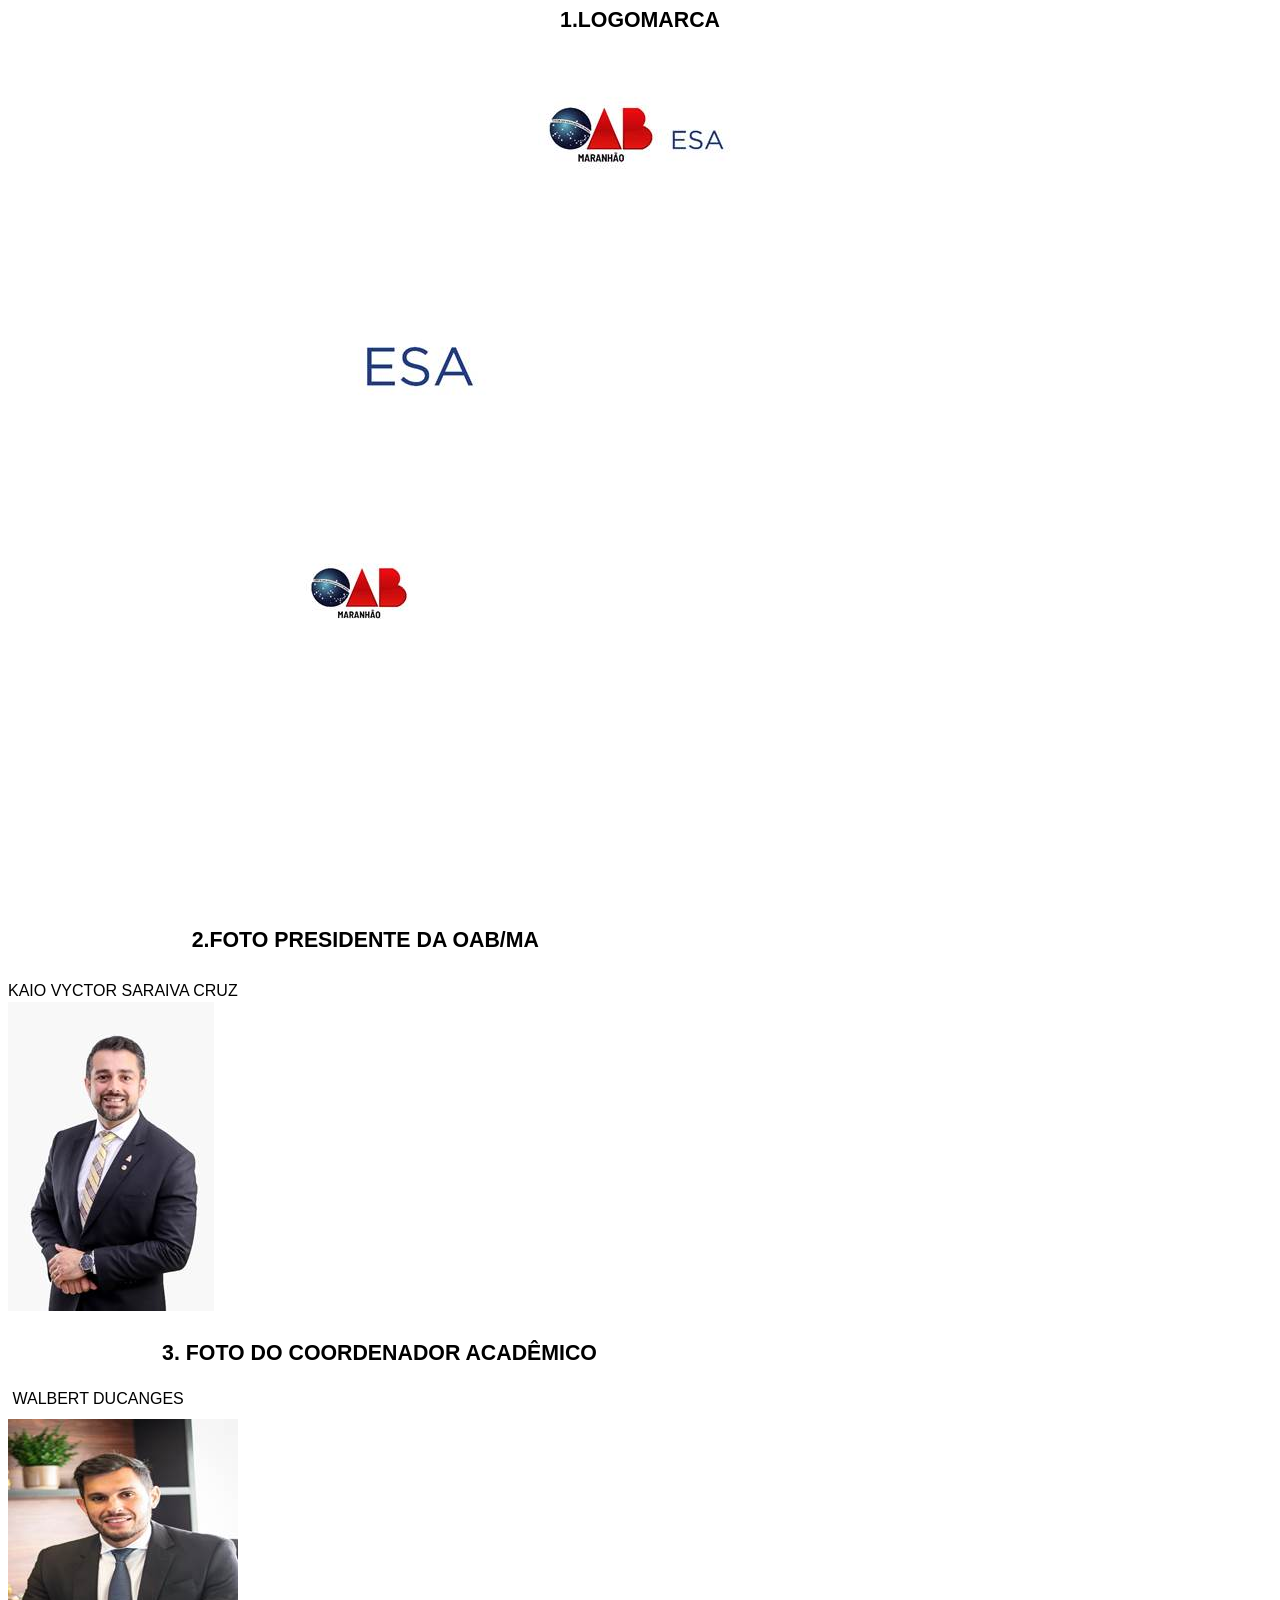
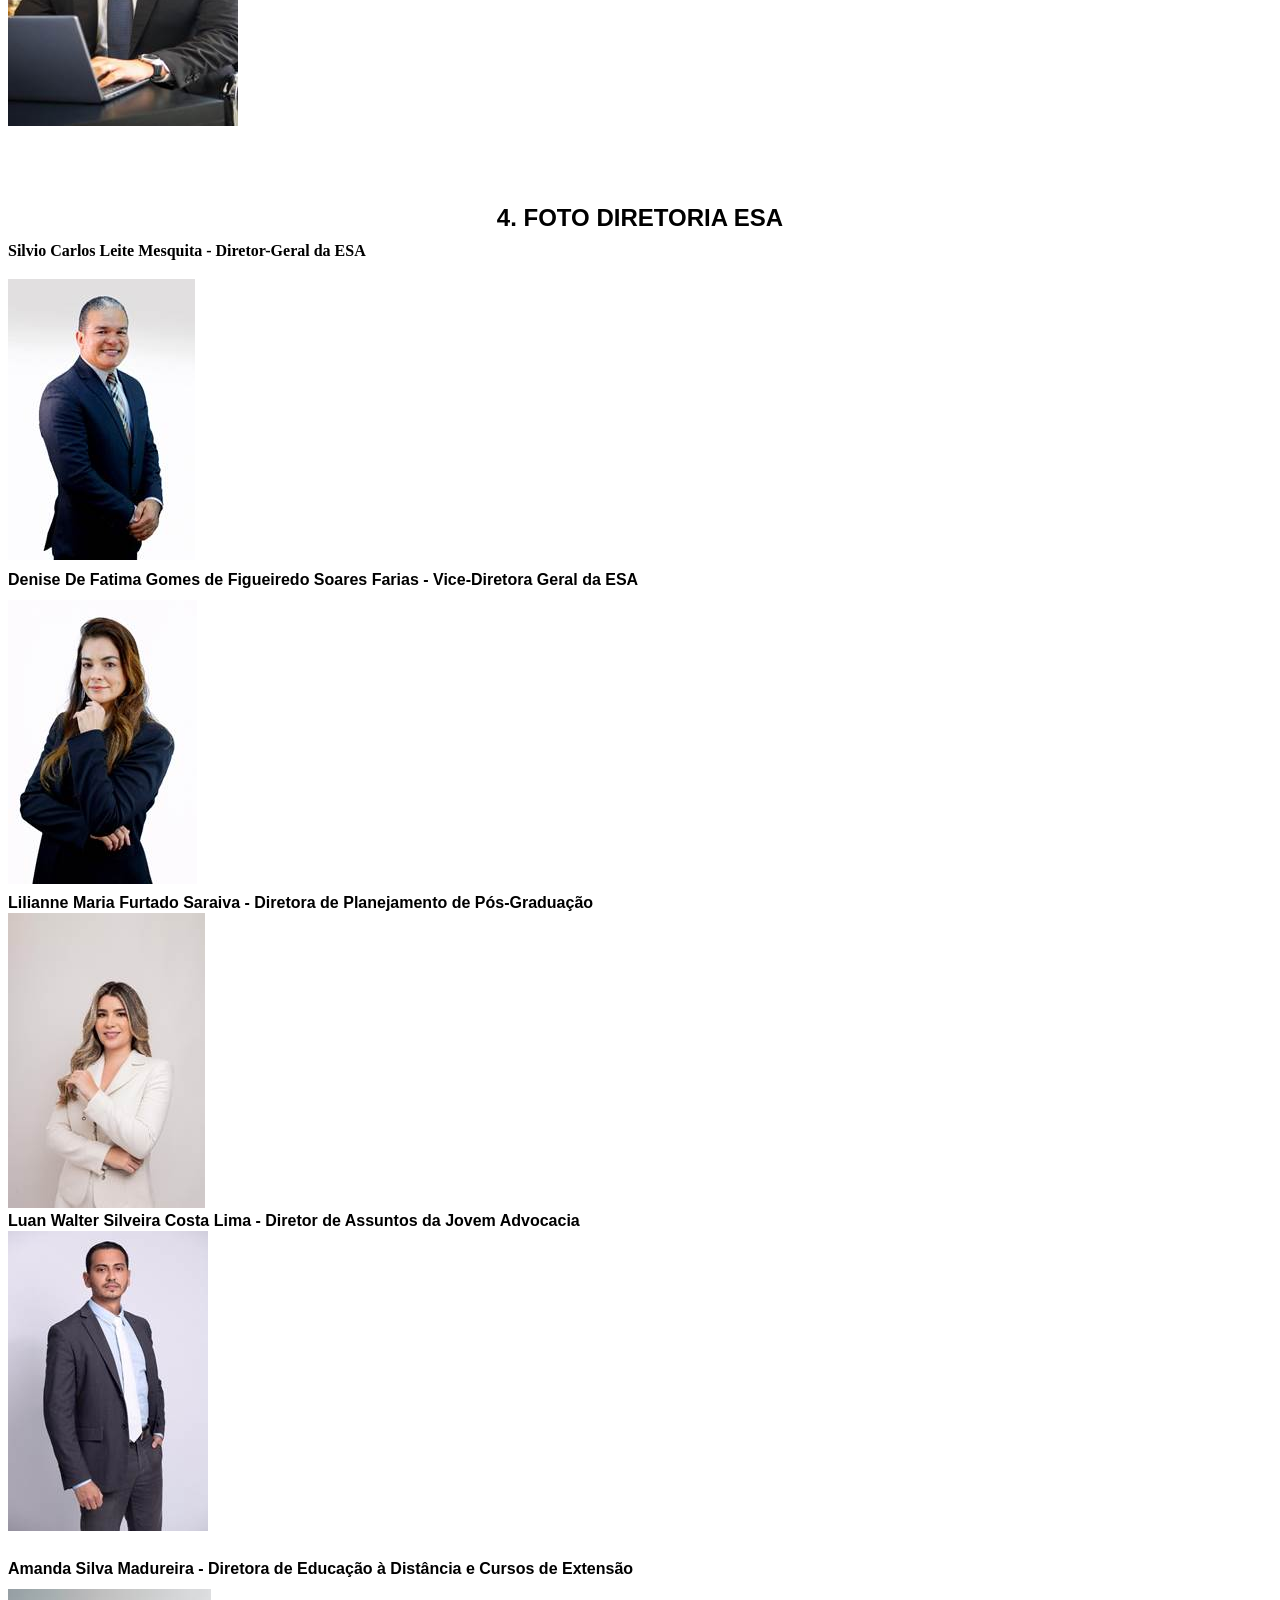
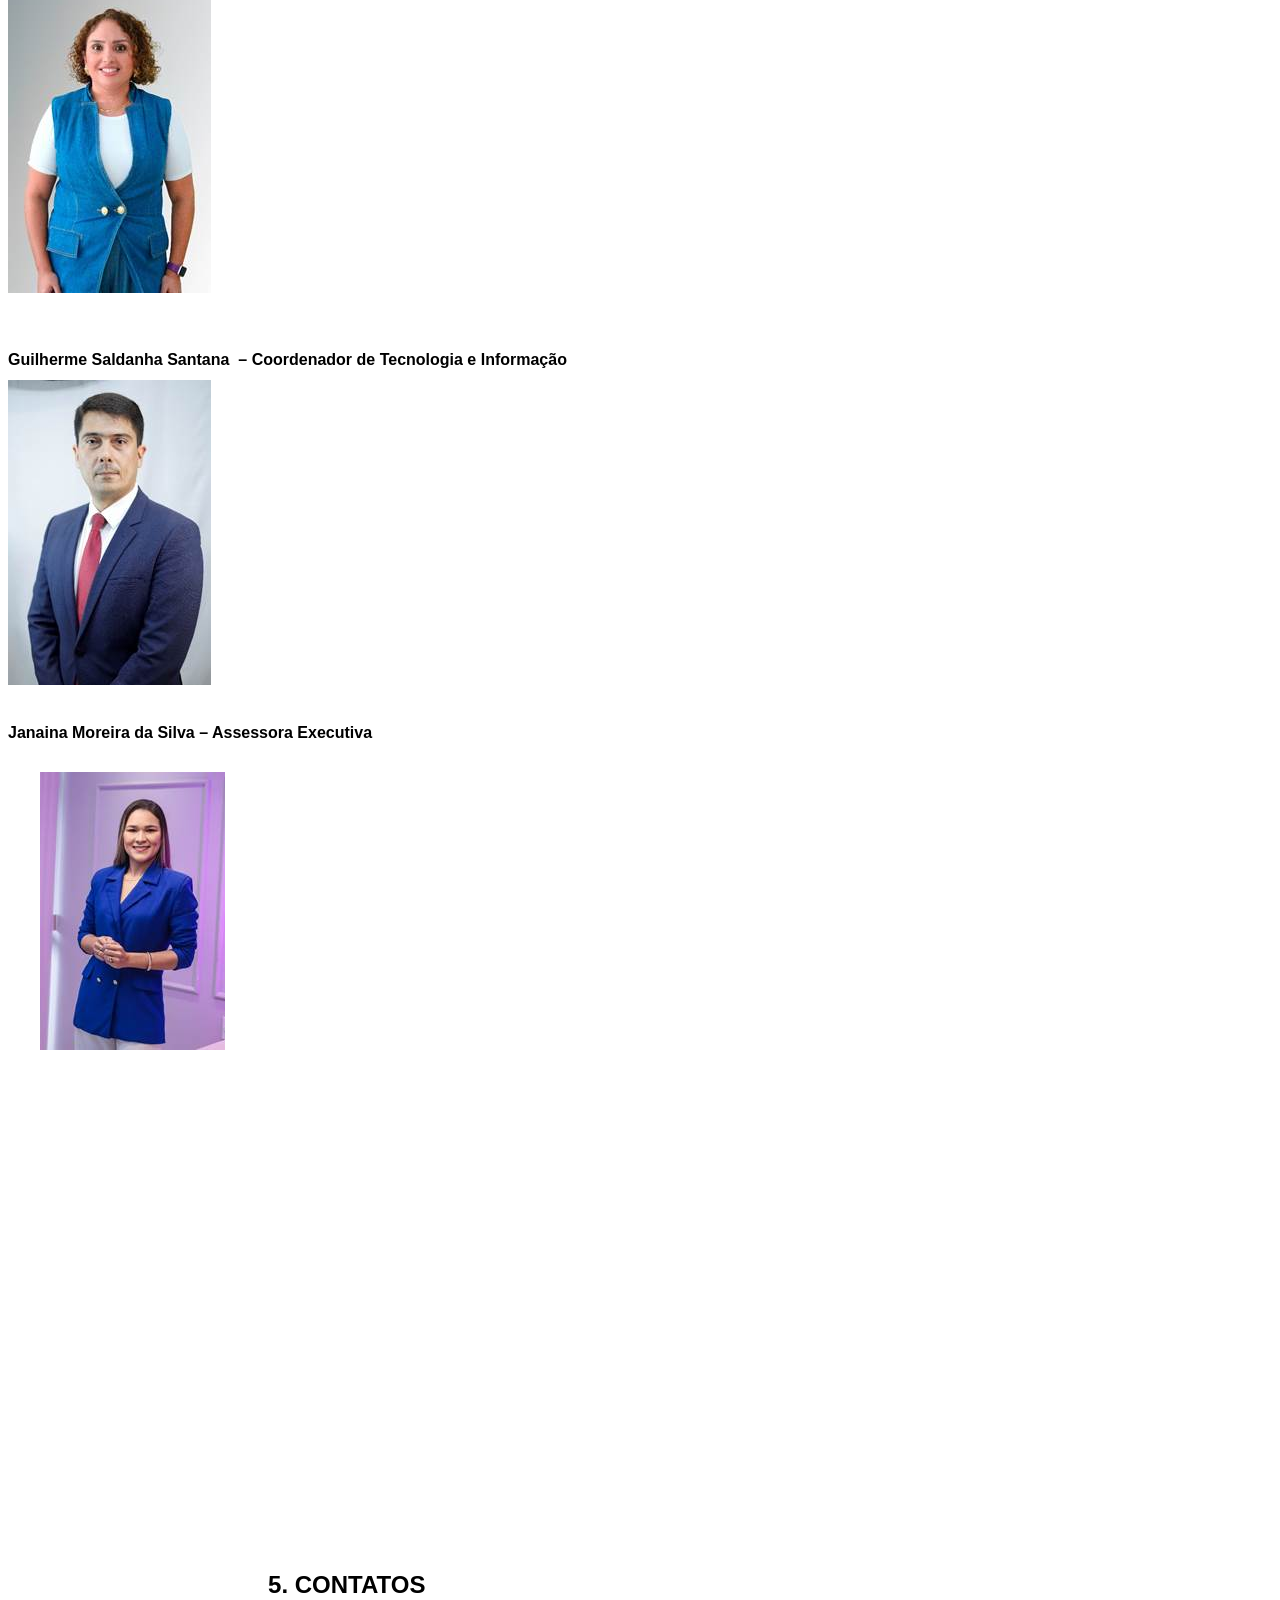
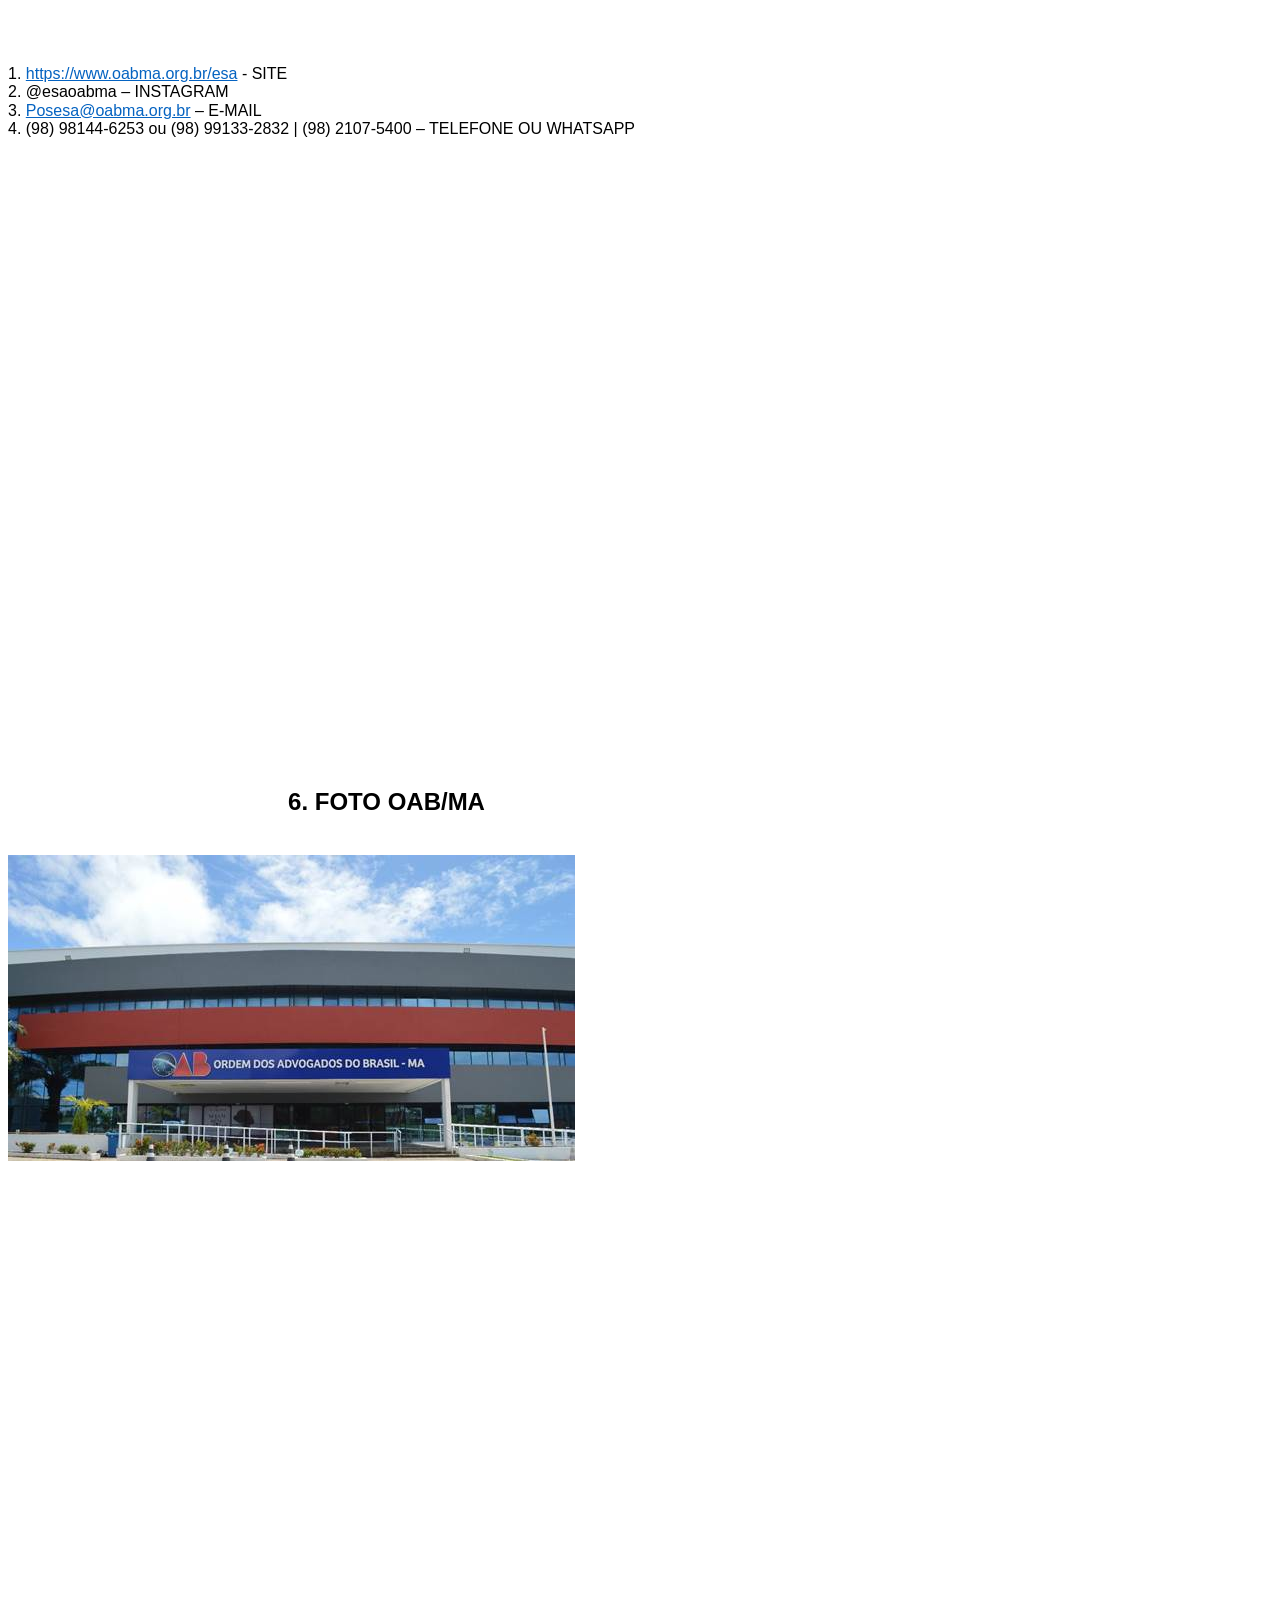
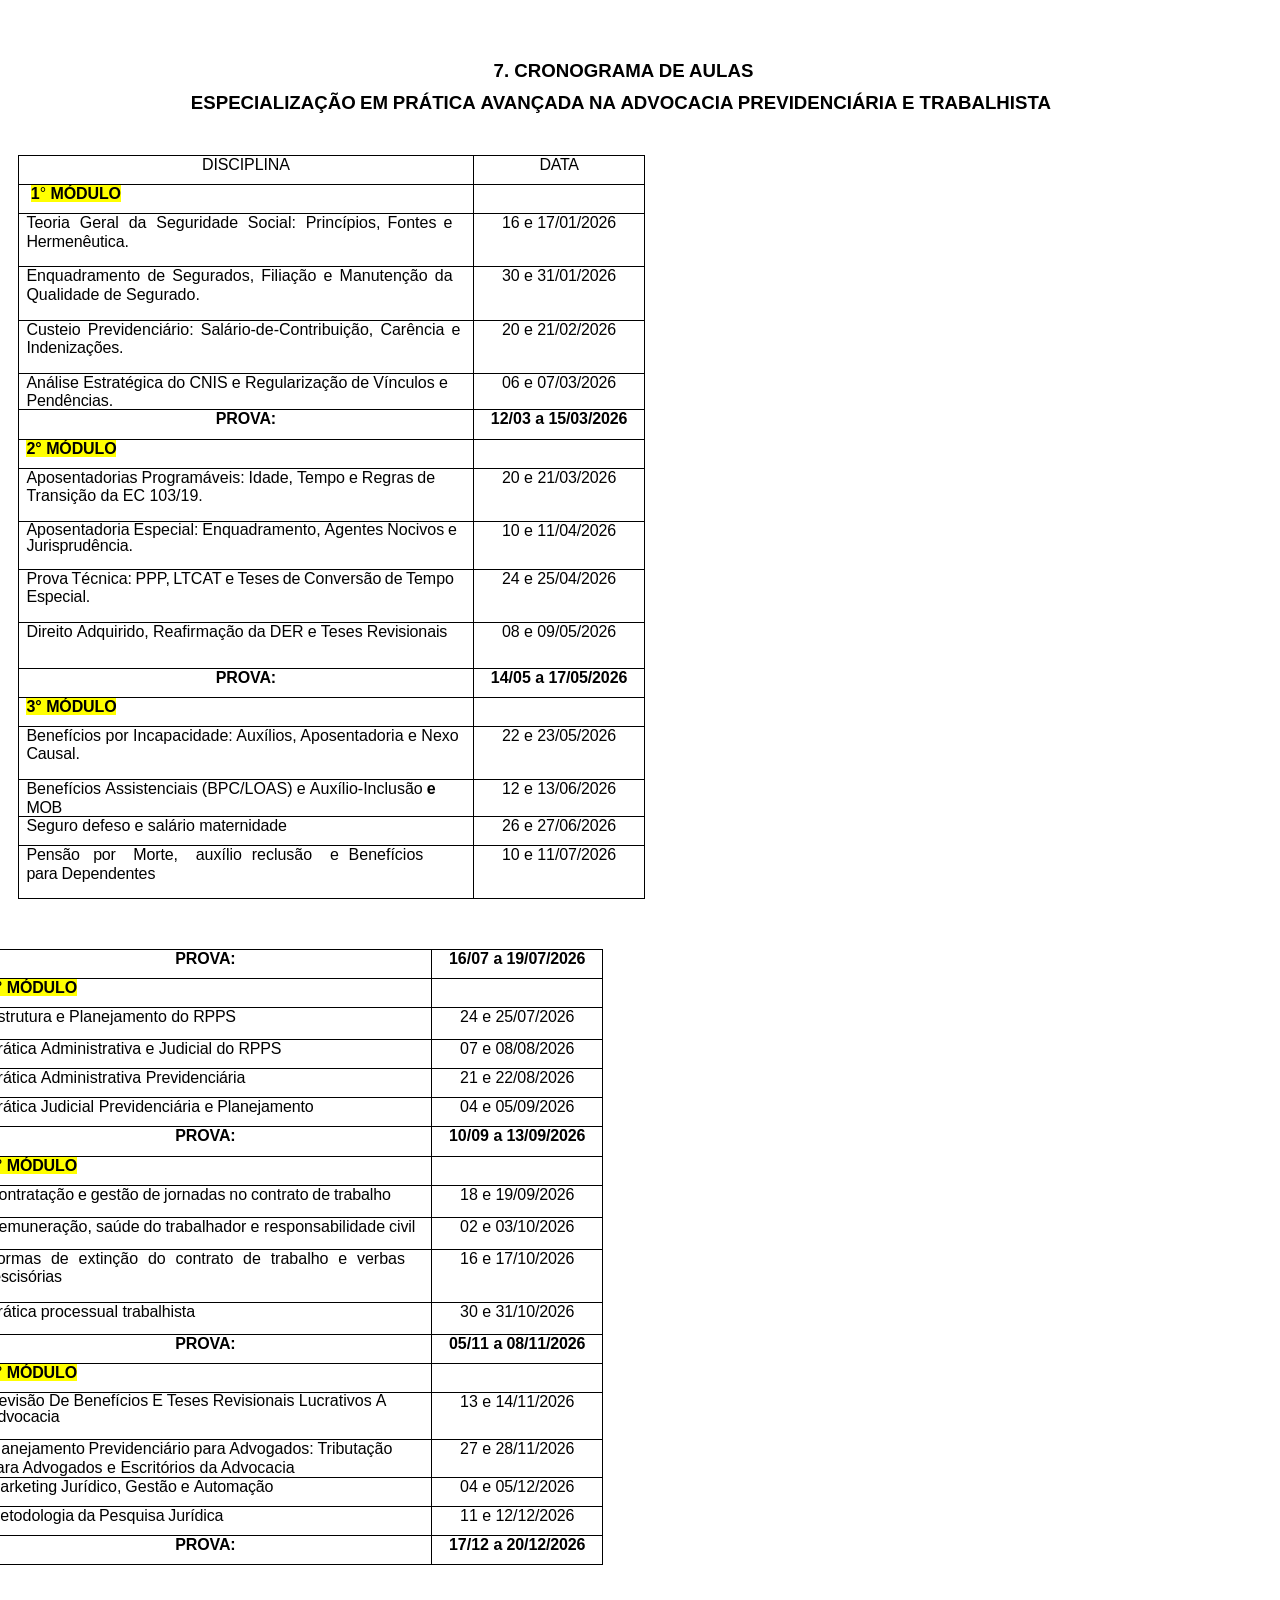
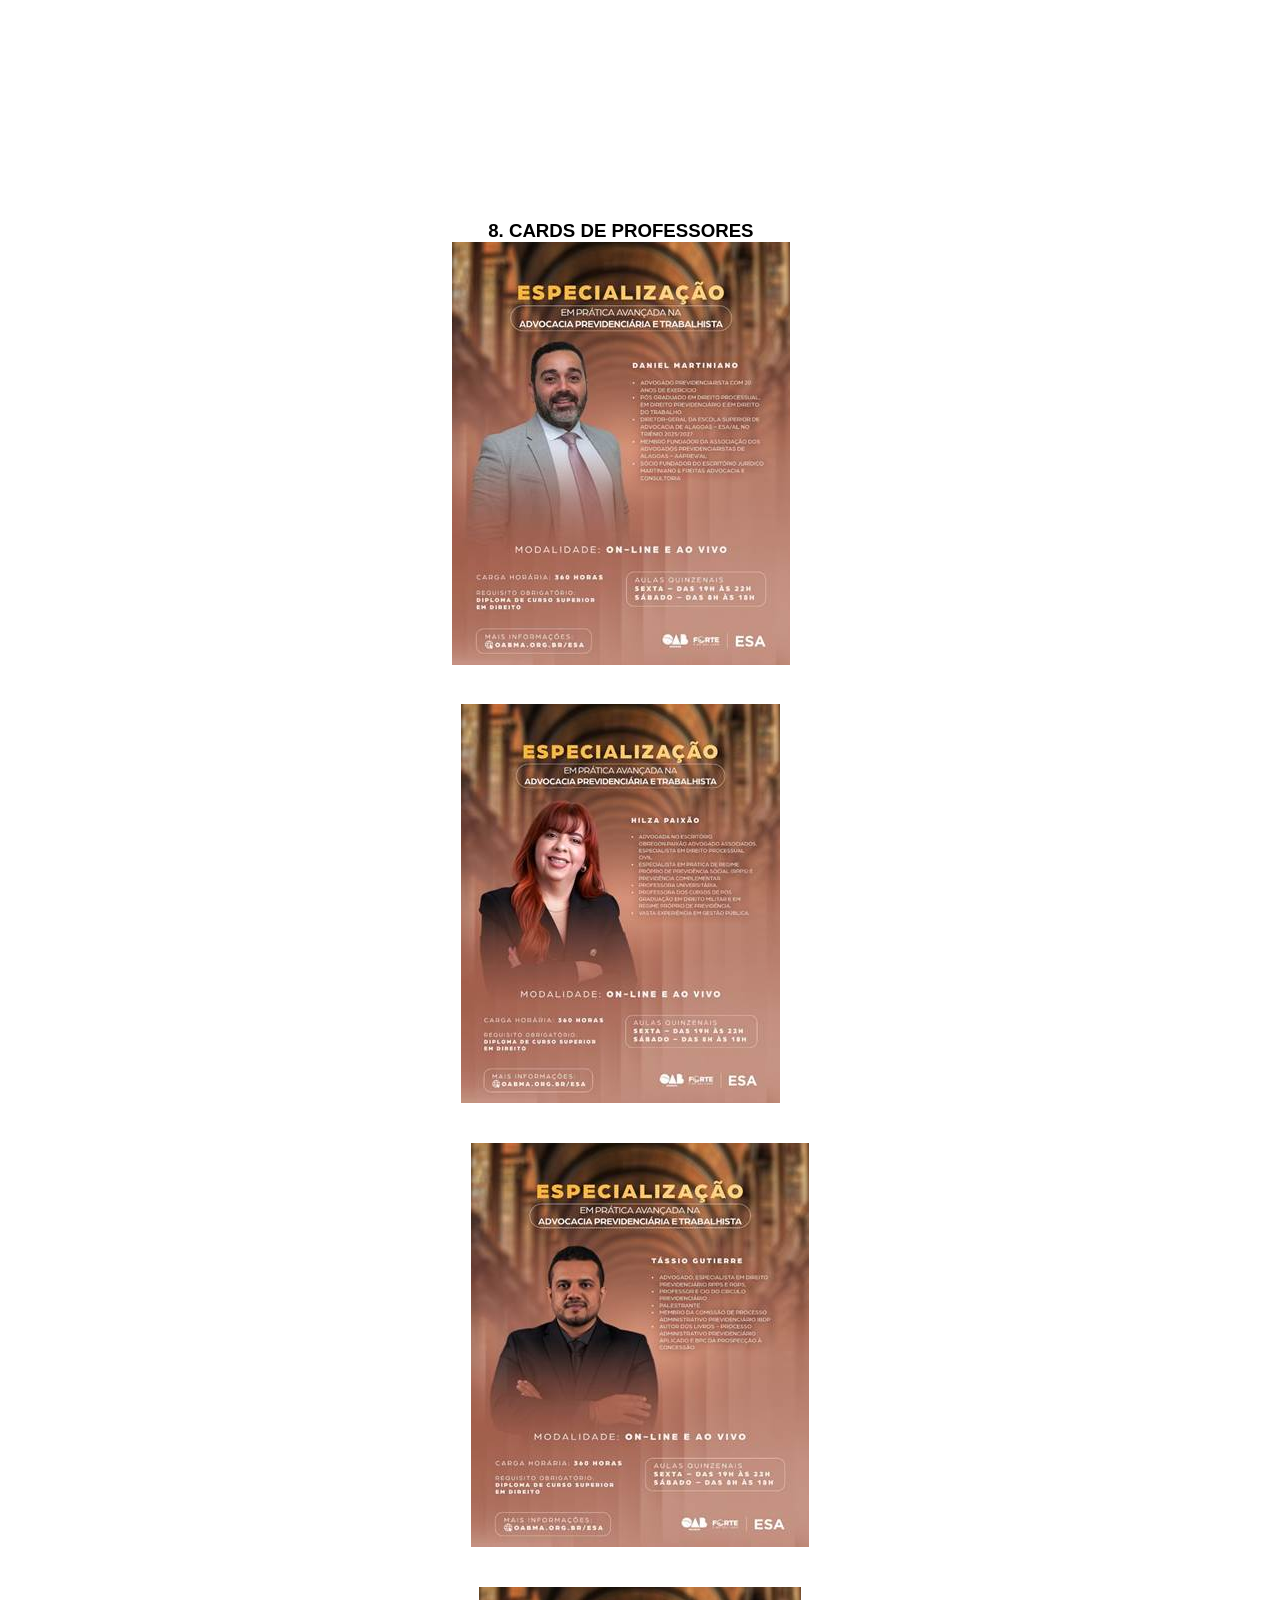
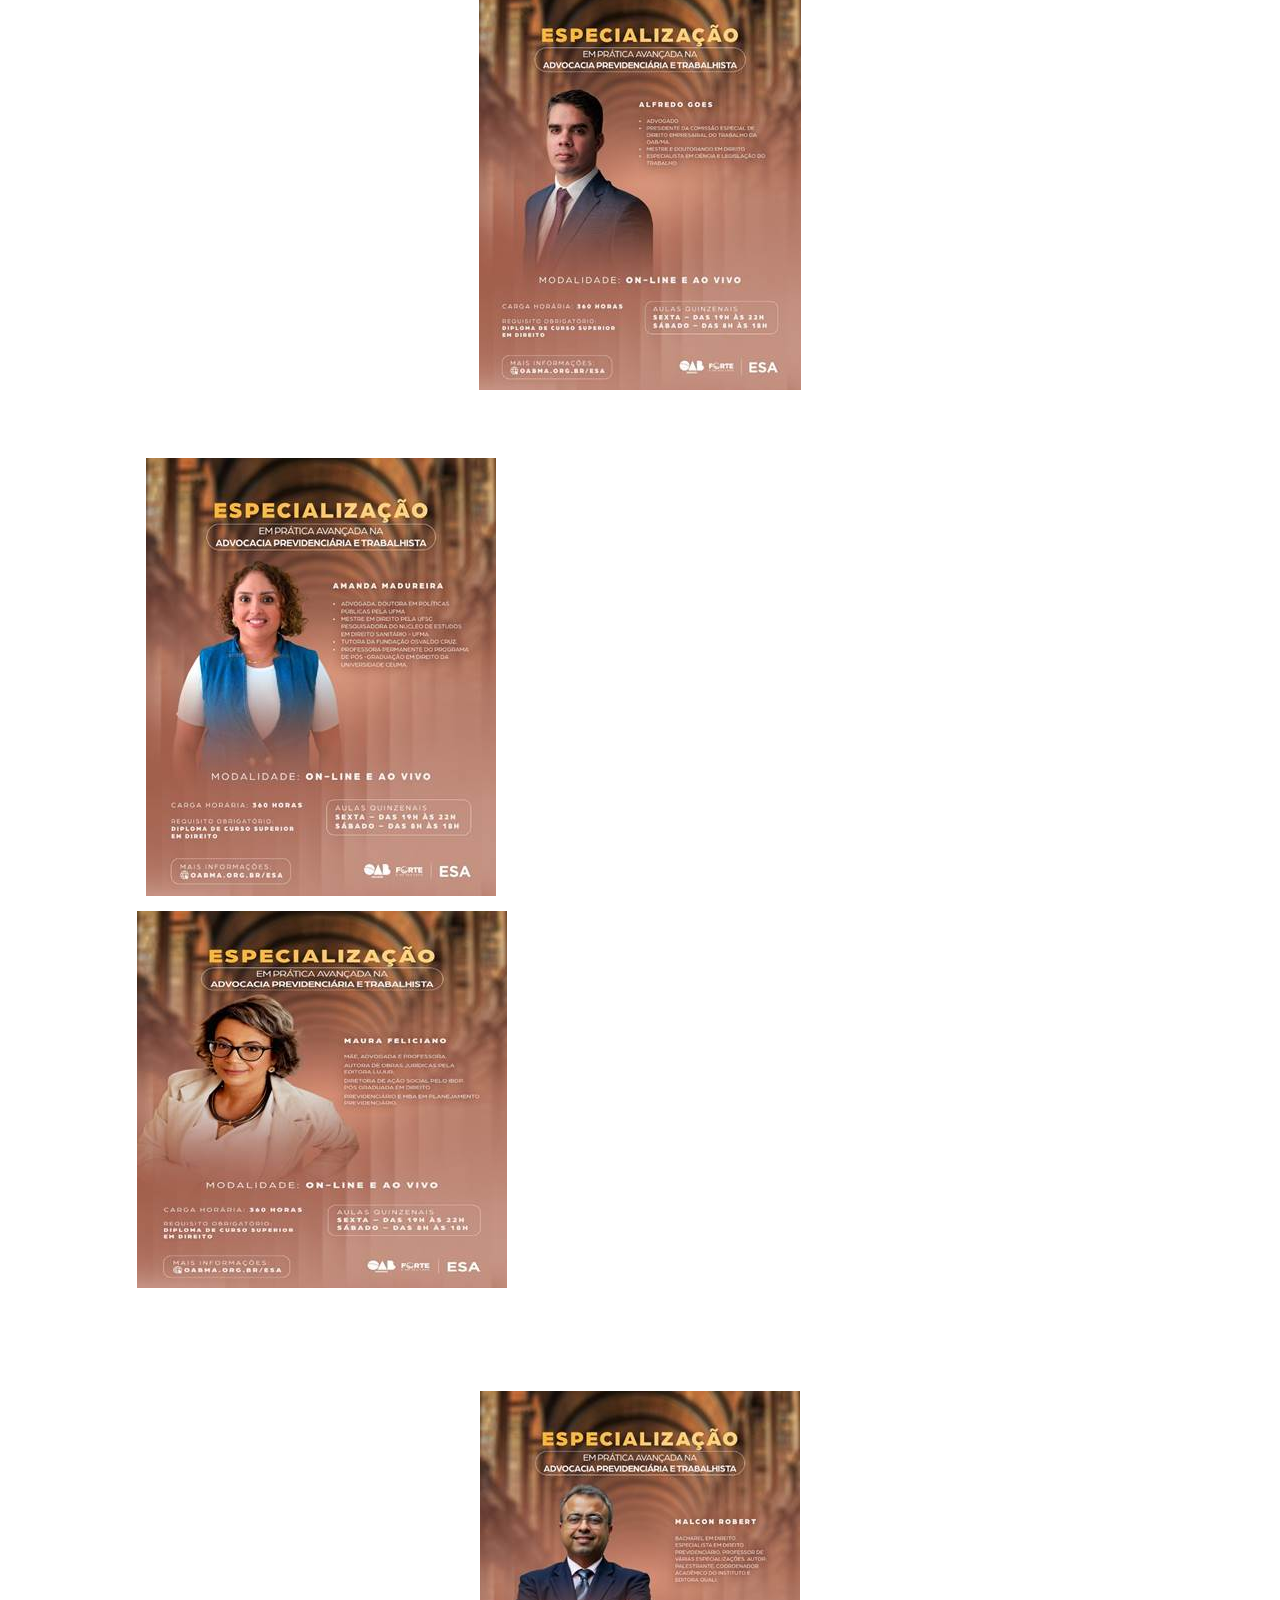
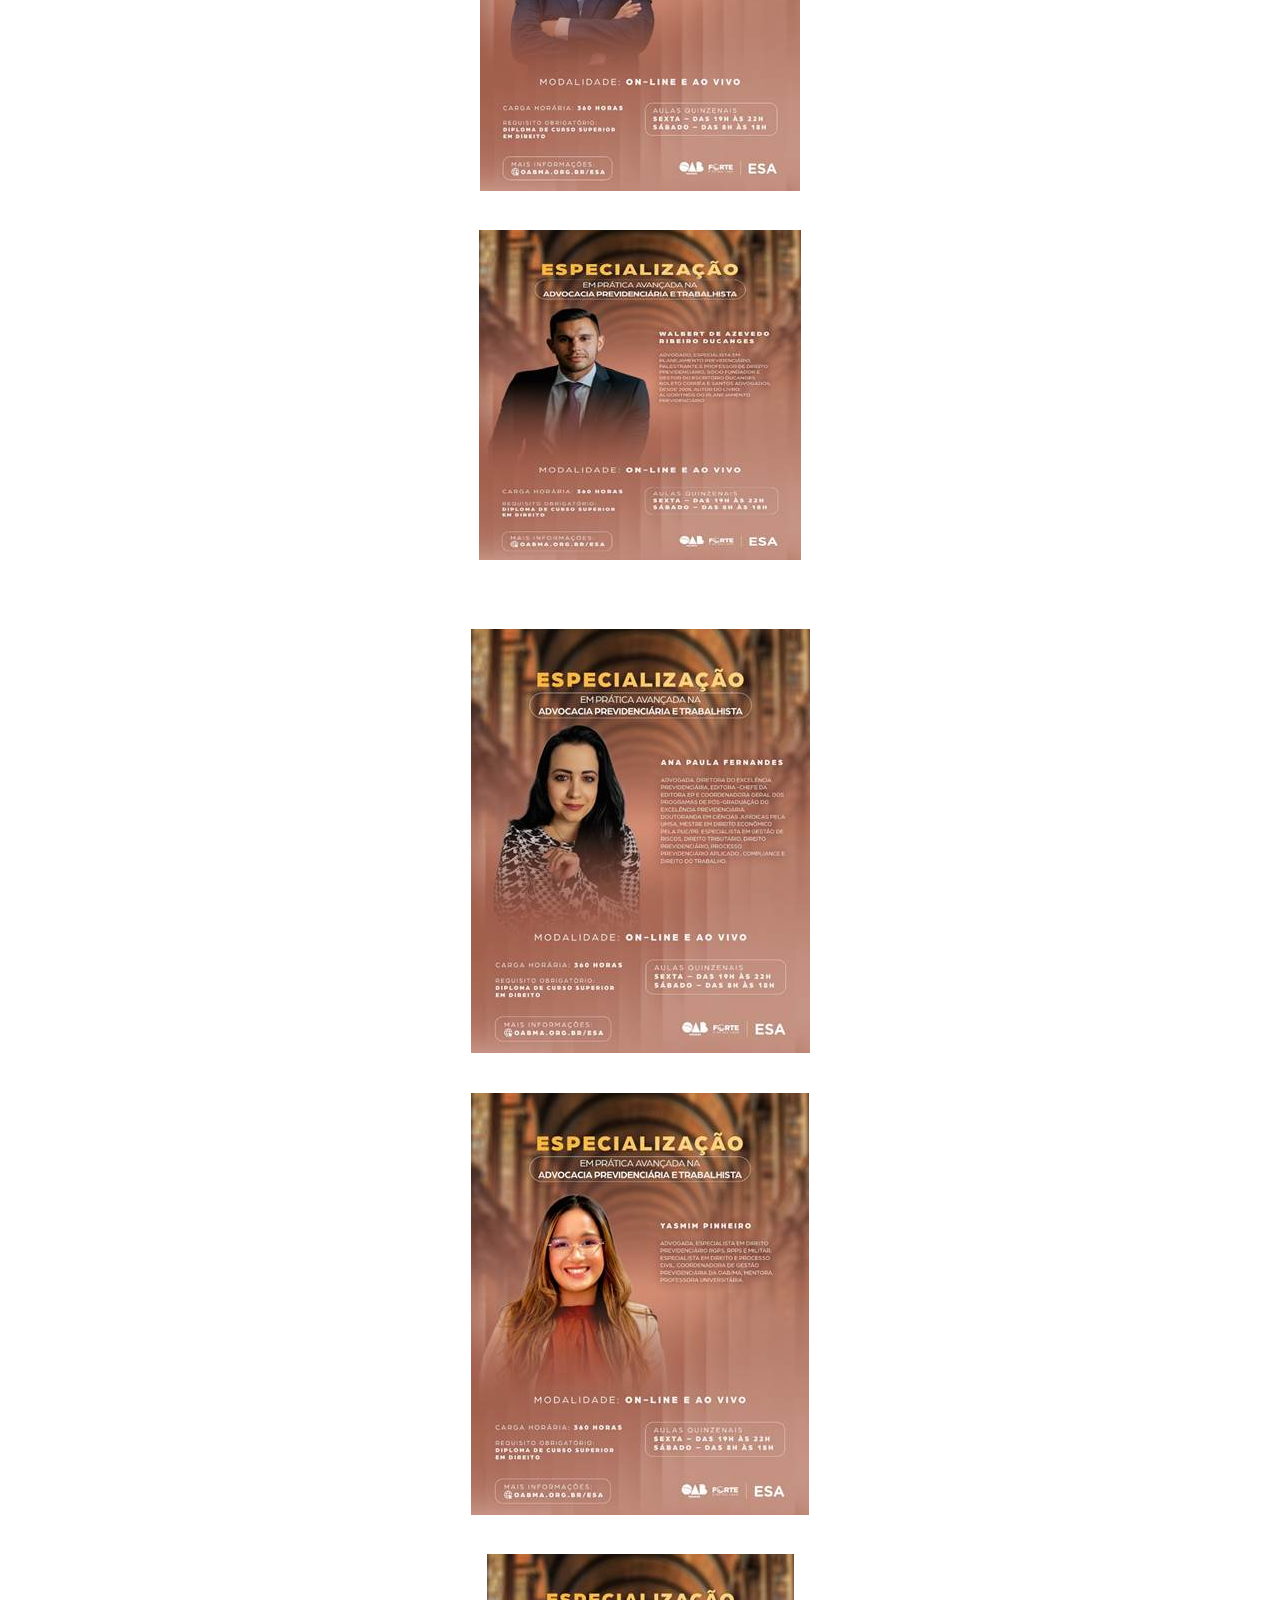
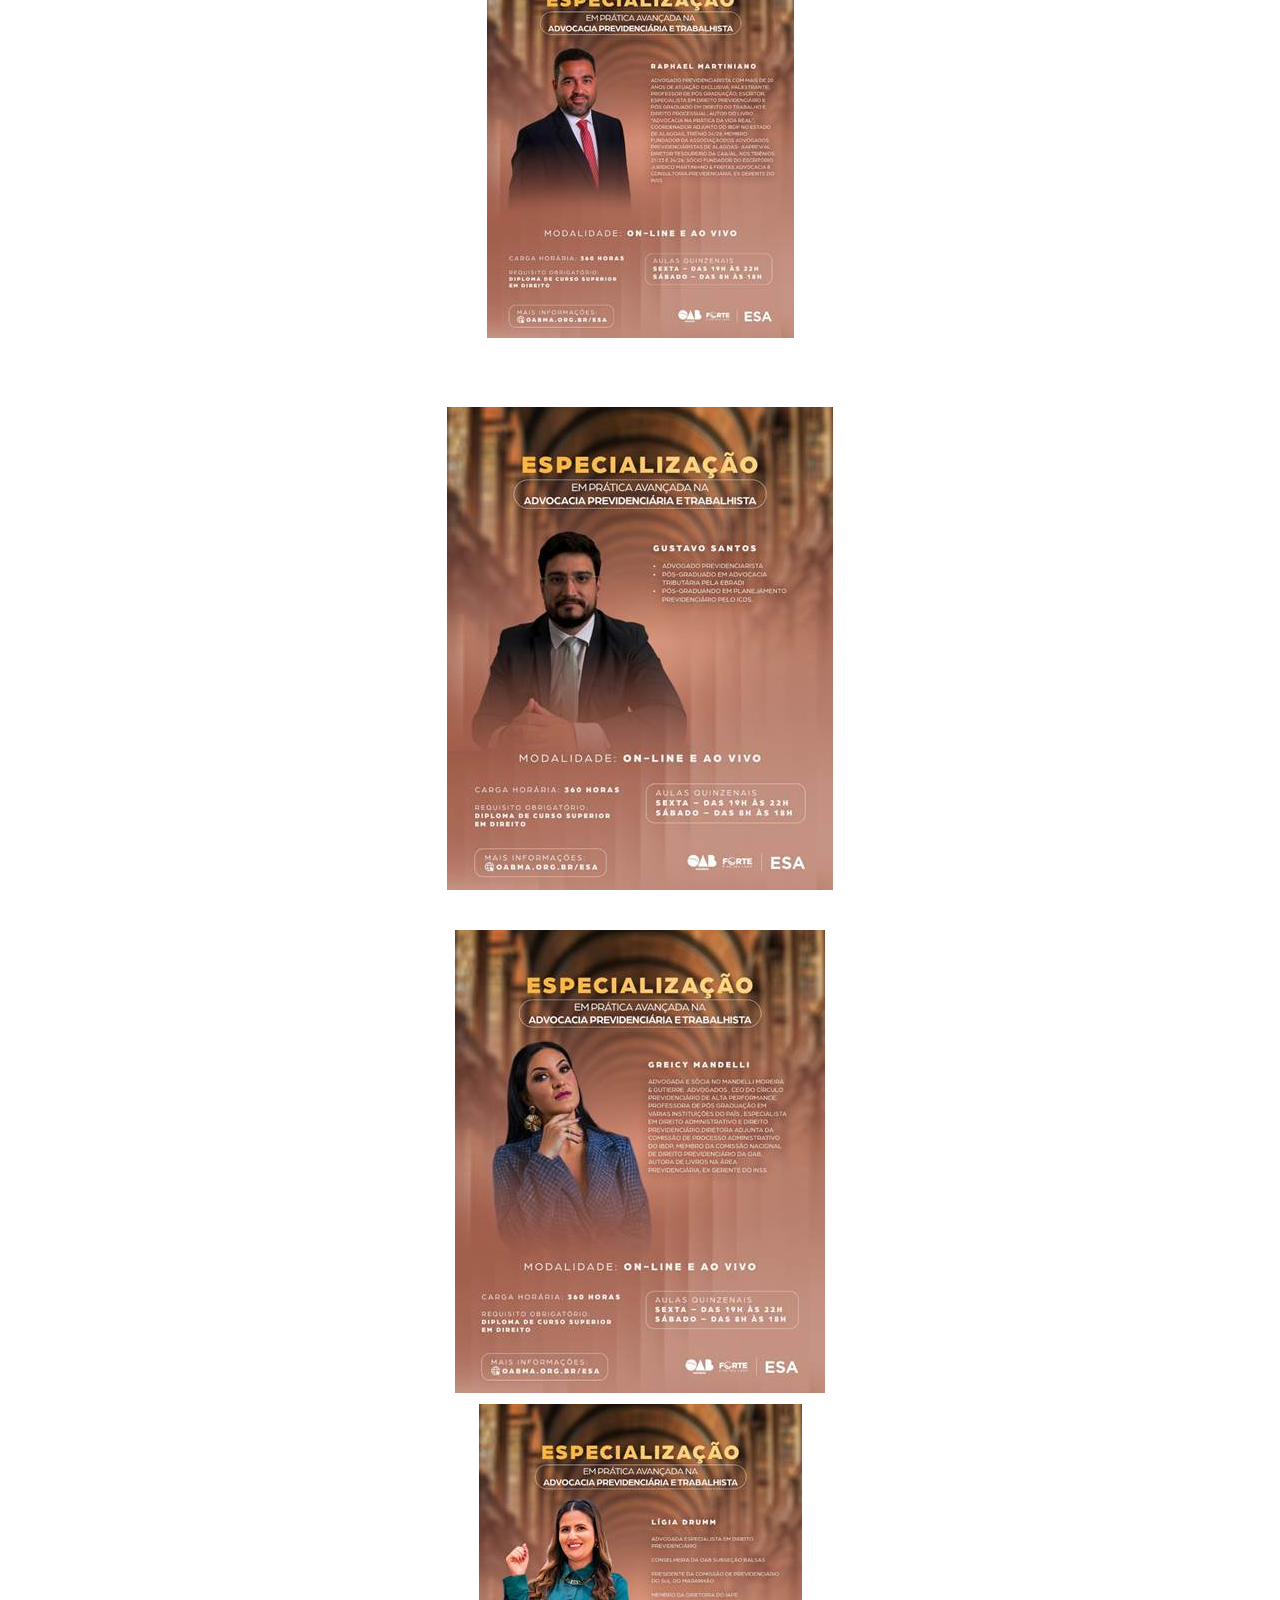
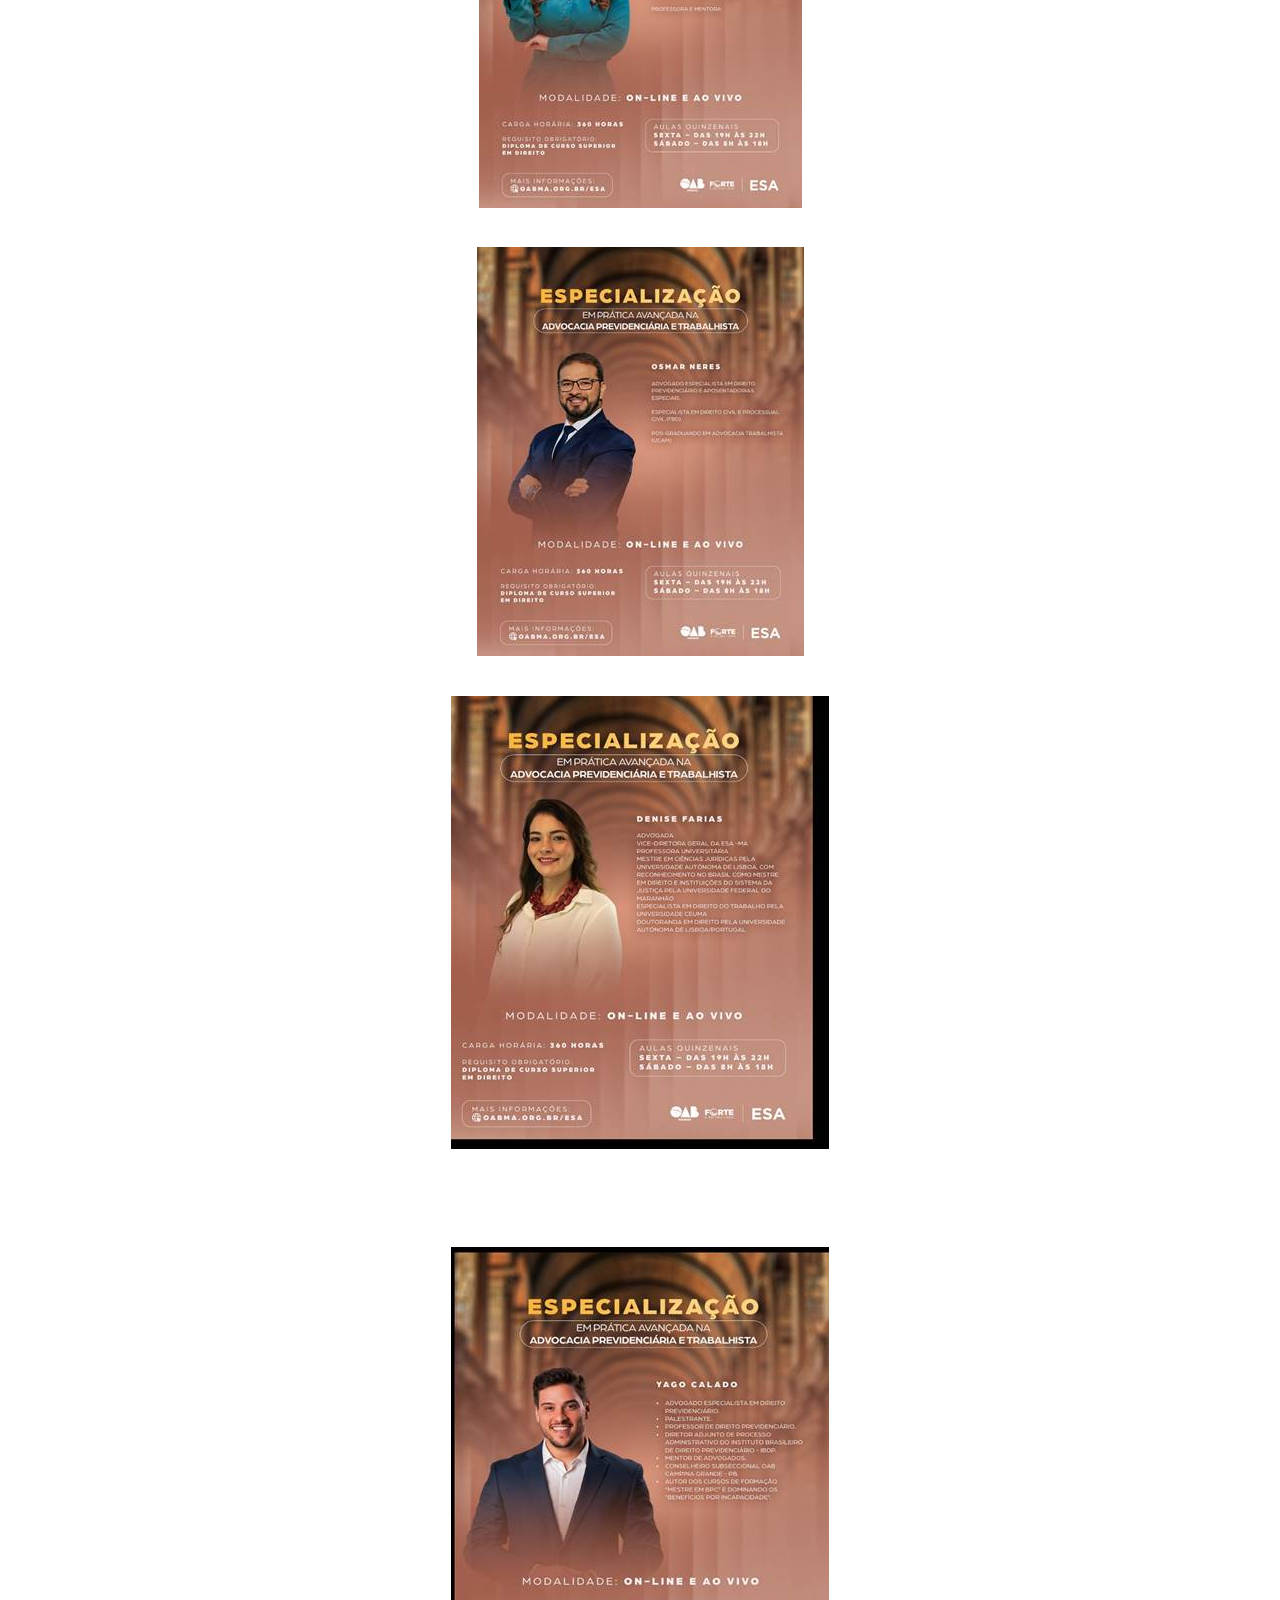
<file: info/docx_to_html/DADOS GREICY MANDELLI.html>
<html>

<head>
<meta http-equiv=Content-Type content="text/html; charset=utf-8">
<meta name=Generator content="Microsoft Word 15 (filtered)">
<style>
<!--
 /* Font Definitions */
 @font-face
	{font-family:Wingdings;
	panose-1:5 0 0 0 0 0 0 0 0 0;}
@font-face
	{font-family:"Cambria Math";
	panose-1:2 4 5 3 5 4 6 3 2 4;}
@font-face
	{font-family:Calibri;
	panose-1:2 15 5 2 2 2 4 3 2 4;}
@font-face
	{font-family:"Segoe UI Emoji";
	panose-1:2 11 5 2 4 2 4 2 2 3;}
@font-face
	{font-family:"Arial MT";}
 /* Style Definitions */
 p.MsoNormal, li.MsoNormal, div.MsoNormal
	{margin-top:0in;
	margin-right:0in;
	margin-bottom:8.0pt;
	margin-left:0in;
	line-height:115%;
	font-size:12.0pt;
	font-family:"Calibri",sans-serif;}
p.MsoBodyText, li.MsoBodyText, div.MsoBodyText
	{mso-style-link:"Body Text Char";
	margin:0in;
	line-height:normal;
	text-autospace:none;
	font-size:12.0pt;
	font-family:"Arial",sans-serif;
	font-weight:bold;}
a:link, span.MsoHyperlink
	{color:#0563C1;
	text-decoration:underline;}
p
	{margin-top:0in;
	margin-right:0in;
	margin-bottom:8.0pt;
	margin-left:0in;
	line-height:115%;
	font-size:12.0pt;
	font-family:"Times New Roman",serif;}
p.MsoListParagraph, li.MsoListParagraph, div.MsoListParagraph
	{margin-top:0in;
	margin-right:0in;
	margin-bottom:8.0pt;
	margin-left:.5in;
	line-height:115%;
	font-size:12.0pt;
	font-family:"Calibri",sans-serif;}
p.MsoListParagraphCxSpFirst, li.MsoListParagraphCxSpFirst, div.MsoListParagraphCxSpFirst
	{margin-top:0in;
	margin-right:0in;
	margin-bottom:0in;
	margin-left:.5in;
	line-height:115%;
	font-size:12.0pt;
	font-family:"Calibri",sans-serif;}
p.MsoListParagraphCxSpMiddle, li.MsoListParagraphCxSpMiddle, div.MsoListParagraphCxSpMiddle
	{margin-top:0in;
	margin-right:0in;
	margin-bottom:0in;
	margin-left:.5in;
	line-height:115%;
	font-size:12.0pt;
	font-family:"Calibri",sans-serif;}
p.MsoListParagraphCxSpLast, li.MsoListParagraphCxSpLast, div.MsoListParagraphCxSpLast
	{margin-top:0in;
	margin-right:0in;
	margin-bottom:8.0pt;
	margin-left:.5in;
	line-height:115%;
	font-size:12.0pt;
	font-family:"Calibri",sans-serif;}
span.BodyTextChar
	{mso-style-name:"Body Text Char";
	mso-style-link:"Body Text";
	font-family:"Arial",sans-serif;
	font-weight:bold;}
p.TableParagraph, li.TableParagraph, div.TableParagraph
	{mso-style-name:"Table Paragraph";
	margin-top:0in;
	margin-right:0in;
	margin-bottom:0in;
	margin-left:.5pt;
	line-height:13.55pt;
	text-autospace:none;
	font-size:11.0pt;
	font-family:"Arial MT",sans-serif;}
.MsoChpDefault
	{font-size:12.0pt;
	font-family:"Calibri",sans-serif;}
.MsoPapDefault
	{margin-bottom:8.0pt;
	line-height:115%;}
 /* Page Definitions */
 @page WordSection1
	{size:595.5pt 842.0pt;
	margin:61.0pt 21.25pt .75in 49.6pt;}
div.WordSection1
	{page:WordSection1;}
@page WordSection2
	{size:595.3pt 841.9pt;
	margin:70.85pt 85.05pt 70.85pt 85.05pt;}
div.WordSection2
	{page:WordSection2;}
 /* List Definitions */
 ol
	{margin-bottom:0in;}
ul
	{margin-bottom:0in;}
-->
</style>

</head>

<body lang=EN-US link="#0563C1" vlink="#954F72" style='word-wrap:break-word'>

<div class=WordSection1>

<p class=MsoNormal align=center style='text-align:center'><b><span lang=PT-BR
style='font-size:16.0pt;line-height:115%'>1.LOGOMARCA</span></b><span
lang=PT-BR><br>
<img width=205 height=205 src="DADOS%20GREICY%20MANDELLI_files/image001.jpg"></span></p>

<p class=MsoNormal><span lang=PT-BR><br>
                                                                    <img
width=217 height=217 src="DADOS%20GREICY%20MANDELLI_files/image002.jpg"></span></p>

<p class=MsoNormal style='line-height:normal'><span lang=PT-BR
style='font-family:"Times New Roman",serif'>                                                                <img
width=190 height=190 src="DADOS%20GREICY%20MANDELLI_files/image003.jpg"></span></p>

<p class=MsoNormal><span lang=PT-BR>&nbsp;</span></p>

<p class=MsoNormal><span lang=PT-BR>&nbsp;</span></p>

<p class=MsoNormal><span lang=PT-BR>&nbsp;</span></p>

<p class=MsoNormal><span lang=PT-BR>&nbsp;</span></p>

<p class=MsoNormal><b><span lang=PT-BR style='font-size:16.0pt;line-height:
115%'><br>
<br>
<br>
</span></b></p>

<p class=MsoNormal><b><span lang=PT-BR style='font-size:16.0pt;line-height:
115%'><br>
                               2.FOTO PRESIDENTE DA OAB/MA<br>
<br>
</span></b><span lang=PT-BR>KAIO VYCTOR SARAIVA CRUZ</span><b><span lang=PT-BR
style='font-size:16.0pt;line-height:115%'><br>
</span></b><span lang=PT-BR style='font-family:"Times New Roman",serif'><img
width=206 height=309 id="Imagem 1"
src="DADOS%20GREICY%20MANDELLI_files/image004.jpg"></span><b><span lang=PT-BR
style='font-size:16.0pt;line-height:115%'>    <br>
<br>
                          3. FOTO DO COORDENADOR ACADÊMICO<br>
<br>
</span></b><span lang=PT-BR> WALBERT DUCANGES</span></p>

<p class=MsoNormal><span lang=PT-BR><img width=230 height=307
src="DADOS%20GREICY%20MANDELLI_files/image005.jpg"></span></p>

<p class=MsoNormal><span lang=PT-BR>&nbsp;</span></p>

<p class=MsoNormal align=center style='text-align:center'><b><span lang=PT-BR
style='font-size:18.0pt;line-height:115%'>&nbsp;</span></b></p>

<p class=MsoNormal align=center style='text-align:center'><b><span lang=PT-BR
style='font-size:18.0pt;line-height:115%'>4. FOTO DIRETORIA ESA</span></b></p>

<p><b><span lang=PT-BR>Silvio Carlos Leite Mesquita - Diretor-Geral da ESA<br>
<br>
</span></b><span lang=PT-BR><img width=187 height=281
src="DADOS%20GREICY%20MANDELLI_files/image006.jpg"></span></p>

<p class=MsoNormal><b><span lang=PT-BR>Denise De Fatima Gomes de Figueiredo
Soares Farias - Vice-Diretora Geral da ESA</span></b></p>

<p class=MsoNormal><span lang=PT-BR><img width=189 height=284 id="Imagem 6"
src="DADOS%20GREICY%20MANDELLI_files/image007.jpg"></span></p>

<p class=MsoNormal><b><span lang=PT-BR>Lilianne Maria Furtado Saraiva - Diretora
de Planejamento de Pós-Graduação</span></b><span lang=PT-BR><br>
<img width=197 height=295 id="Imagem 2"
src="DADOS%20GREICY%20MANDELLI_files/image008.jpg"><b><br>
Luan Walter Silveira Costa Lima - Diretor de Assuntos da Jovem Advocacia<br>
</b><img width=200 height=300 src="DADOS%20GREICY%20MANDELLI_files/image009.jpg"></span></p>

<p class=MsoNormal><span lang=PT-BR><br>
<b>Amanda Silva Madureira - Diretora de Educação à Distância e Cursos de Extensão</b></span></p>

<p class=MsoNormal><span lang=PT-BR><img width=203 height=304
src="DADOS%20GREICY%20MANDELLI_files/image010.jpg"></span></p>

<p class=MsoNormal><span lang=PT-BR><br>
<br>
</span></p>

<p class=MsoNormal><b><span lang=PT-BR>Guilherme Saldanha Santana  – Coordenador
de Tecnologia e Informação</span></b></p>

<p class=MsoNormal><span lang=PT-BR><img width=203 height=305 id="Imagem 43"
src="DADOS%20GREICY%20MANDELLI_files/image011.jpg"></span></p>

<p class=MsoNormal><span lang=PT-BR>&nbsp;</span></p>

<p class=MsoNormal><b><span lang=PT-BR>Janaina Moreira da Silva – Assessora
Executiva</span></b><span lang=PT-BR><br>
<br>
</span></p>

<p class=MsoNormal><span lang=PT-BR><img width=32 height=32
src="DADOS%20GREICY%20MANDELLI_files/image012.png"><img width=185 height=278
id="Imagem 3" src="DADOS%20GREICY%20MANDELLI_files/image013.jpg"></span></p>

<p class=MsoNormal><span lang=PT-BR>&nbsp;</span></p>

<p class=MsoNormal><span lang=PT-BR>&nbsp;</span></p>

<p class=MsoNormal><span lang=PT-BR>&nbsp;</span></p>

<p class=MsoNormal><span lang=PT-BR>&nbsp;</span></p>

<p class=MsoNormal><span lang=PT-BR>&nbsp;</span></p>

<p class=MsoNormal><span lang=PT-BR>&nbsp;</span></p>

<p class=MsoNormal><span lang=PT-BR>&nbsp;</span></p>

<p class=MsoNormal><span lang=PT-BR>&nbsp;</span></p>

<p class=MsoNormal><span lang=PT-BR>&nbsp;</span></p>

<p class=MsoNormal><span lang=PT-BR>&nbsp;</span></p>

<p class=MsoNormal><span lang=PT-BR>&nbsp;</span></p>

<p class=MsoNormal><b><span lang=PT-BR style='font-size:18.0pt;line-height:
115%'>                                </span></b></p>

<p class=MsoNormal><b><span lang=PT-BR style='font-size:18.0pt;line-height:
115%'>&nbsp;</span></b></p>

<p class=MsoNormal><b><span lang=PT-BR style='font-size:18.0pt;line-height:
115%'>&nbsp;</span></b></p>

<p class=MsoNormal><b><span lang=PT-BR style='font-size:18.0pt;line-height:
115%'>&nbsp;</span></b></p>

<p class=MsoNormal><b><span lang=PT-BR style='font-size:18.0pt;line-height:
115%'>&nbsp;</span></b></p>

<p class=MsoNormal><b><span lang=PT-BR style='font-size:18.0pt;line-height:
115%'>                                       5. CONTATOS<br>
<br>
<br>
</span></b></p>

<p class=MsoNormal><span lang=PT-BR>1. <a href="https://www.oabma.org.br/esa">https://www.oabma.org.br/esa</a>
- SITE<br>
2. @esaoabma – INSTAGRAM<br>
3. <a href="mailto:Posesa@oabma.org.br">Posesa@oabma.org.br</a> – E-MAIL<br>
4. (98) 98144-6253 ou (98) 99133-2832 | (98) 2107-5400 – TELEFONE OU WHATSAPP</span></p>

<p class=MsoNormal><span lang=PT-BR>&nbsp;</span></p>

<p class=MsoNormal><span lang=PT-BR>&nbsp;</span></p>

<p class=MsoNormal><span lang=PT-BR>&nbsp;</span></p>

<p class=MsoNormal><span lang=PT-BR>&nbsp;</span></p>

<p class=MsoNormal><span lang=PT-BR>&nbsp;</span></p>

<p class=MsoNormal><span lang=PT-BR>&nbsp;</span></p>

<p class=MsoNormal><span lang=PT-BR>&nbsp;</span></p>

<p class=MsoNormal><span lang=PT-BR>&nbsp;</span></p>

<p class=MsoNormal><span lang=PT-BR>&nbsp;</span></p>

<p class=MsoNormal><span lang=PT-BR>&nbsp;</span></p>

<p class=MsoNormal><span lang=PT-BR>&nbsp;</span></p>

<p class=MsoNormal><span lang=PT-BR>&nbsp;</span></p>

<p class=MsoNormal><span lang=PT-BR>&nbsp;</span></p>

<p class=MsoNormal><span lang=PT-BR>&nbsp;</span></p>

<p class=MsoNormal><span lang=PT-BR>&nbsp;</span></p>

<p class=MsoNormal><span lang=PT-BR>&nbsp;</span></p>

<p class=MsoNormal><span lang=PT-BR>&nbsp;</span></p>

<p class=MsoNormal><span lang=PT-BR>&nbsp;</span></p>

<p class=MsoNormal><span lang=PT-BR>&nbsp;</span></p>

<p class=MsoNormal><span lang=PT-BR>&nbsp;</span></p>

<p class=MsoNormal><span lang=PT-BR>&nbsp;</span></p>

<p class=MsoNormal><span lang=PT-BR>&nbsp;</span></p>

<p class=MsoNormal><b><span lang=PT-BR style='font-size:18.0pt;line-height:
115%'>                                          6. FOTO OAB/MA</span></b></p>

<p class=MsoNormal><span lang=PT-BR>&nbsp;</span></p>

<p class=MsoNormal><span lang=PT-BR><img border=0 width=567 height=306
id="Imagem 4" src="DADOS%20GREICY%20MANDELLI_files/image014.jpg"></span></p>

<p class=MsoNormal><span lang=PT-BR>&nbsp;</span></p>

<p class=MsoNormal><span lang=PT-BR>&nbsp;</span></p>

<p class=MsoNormal><span lang=PT-BR>&nbsp;</span></p>

<p class=MsoNormal><span lang=PT-BR>&nbsp;</span></p>

<p class=MsoNormal><span lang=PT-BR>&nbsp;</span></p>

<p class=MsoNormal><span lang=PT-BR>&nbsp;</span></p>

<p class=MsoNormal><span lang=PT-BR>&nbsp;</span></p>

<p class=MsoNormal><span lang=PT-BR>&nbsp;</span></p>

<p class=MsoNormal><span lang=PT-BR>&nbsp;</span></p>

<p class=MsoNormal><span lang=PT-BR>&nbsp;</span></p>

<p class=MsoNormal><span lang=PT-BR>&nbsp;</span></p>

<p class=MsoNormal><span lang=PT-BR>&nbsp;</span></p>

<p class=MsoNormal><span lang=PT-BR>&nbsp;</span></p>

<p class=MsoNormal><span lang=PT-BR>&nbsp;</span></p>

<p class=MsoNormal><span lang=PT-BR>&nbsp;</span></p>

<p class=MsoBodyText style='margin-top:11.65pt'><span lang=PT style='font-family:
"Times New Roman",serif;font-weight:normal'>&nbsp;</span></p>

<p class=MsoNormal align=center style='margin-top:6.2pt;margin-right:28.75pt;
margin-bottom:8.0pt;margin-left:.05pt;text-align:center;line-height:115%'><a
name="Matriz_Curricular"></a><span lang=PT-BR style='font-size:14.0pt;
line-height:115%'><br>
</span><b><span lang=PT-BR style='font-size:14.0pt;line-height:115%;font-family:
"Arial",sans-serif'> 7. CRONOGRAMA DE AULAS</span></b></p>

<p class=MsoNormal align=center style='margin-top:6.2pt;margin-right:28.75pt;
margin-bottom:8.0pt;margin-left:.05pt;text-align:center;line-height:115%'><a
name="ESPECIALIZAÇÃO_EM_PRÁTICA_AVANÇADA_NA_AD"></a><b><span lang=PT-BR
style='font-size:14.0pt;line-height:115%;font-family:"Arial",sans-serif'>ESPECIALIZAÇÃO<span
style='letter-spacing:-.55pt'> </span>EM<span style='letter-spacing:-.35pt'> </span>PRÁTICA<span
style='letter-spacing:-.25pt'> </span>AVANÇADA<span style='letter-spacing:-.65pt'>
</span>NA<span style='letter-spacing:-.5pt'> </span>ADVOCACIA PREVIDENCIÁRIA E
TRABALHISTA</span></b></p>

<p class=MsoBodyText><span lang=PT style='font-size:10.0pt'>&nbsp;</span></p>

<p class=MsoBodyText style='margin-top:.2pt'><span lang=PT style='font-size:
10.0pt'>&nbsp;</span></p>

<table class=TableNormal1 border=1 cellspacing=0 cellpadding=0
 style='margin-left:7.55pt;border-collapse:collapse;border:none'>
 <tr style='height:21.8pt'>
  <td width=454 valign=top style='width:340.25pt;border:solid black 1.0pt;
  padding:0in 0in 0in 0in;height:21.8pt'>
  <p class=TableParagraph align=center style='margin-top:0in;margin-right:.05pt;
  margin-bottom:0in;margin-left:.05pt;margin-bottom:.0001pt;text-align:center'><a
  name="Carga_Horária_Total:_360h/_6_módulos/_24"></a><span lang=PT
  style='font-size:12.0pt;letter-spacing:-.1pt'>DISCIPLINA</span></p>
  </td>
  <td width=170 valign=top style='width:127.5pt;border:solid black 1.0pt;
  border-left:none;padding:0in 0in 0in 0in;height:21.8pt'>
  <p class=TableParagraph align=center style='margin-right:.05pt;text-align:
  center'><span lang=PT style='font-size:12.0pt;letter-spacing:-.2pt'>DATA</span></p>
  </td>
 </tr>
 <tr style='height:22.05pt'>
  <td width=454 valign=top style='width:340.25pt;border:solid black 1.0pt;
  border-top:none;padding:0in 0in 0in 0in;height:22.05pt'>
  <p class=TableParagraph style='margin-left:8.85pt;line-height:13.35pt'><b><span
  lang=PT style='font-size:12.0pt;font-family:"Arial",sans-serif;color:black;
  background:yellow'>1</span></b><span lang=PT style='font-size:12.0pt;
  color:black;background:yellow'>° </span><b><span lang=PT style='font-size:
  12.0pt;font-family:"Arial",sans-serif;color:black;letter-spacing:-.1pt;
  background:yellow'>MÓDULO</span></b></p>
  </td>
  <td width=170 valign=top style='width:127.5pt;border-top:none;border-left:
  none;border-bottom:solid black 1.0pt;border-right:solid black 1.0pt;
  padding:0in 0in 0in 0in;height:22.05pt'>
  <p class=TableParagraph style='margin-left:0in;line-height:normal'><span
  lang=PT style='font-size:12.0pt;font-family:"Times New Roman",serif'>&nbsp;</span></p>
  </td>
 </tr>
 <tr style='height:39.8pt'>
  <td width=454 valign=top style='width:340.25pt;border:solid black 1.0pt;
  border-top:none;padding:0in 0in 0in 0in;height:39.8pt'>
  <p class=TableParagraph style='margin-left:5.5pt;line-height:115%'><span
  lang=PT style='font-size:12.0pt;line-height:115%'>Teoria<span
  style='letter-spacing:4.0pt'> </span>Geral<span style='letter-spacing:4.0pt'>
  </span>da<span style='letter-spacing:4.0pt'> </span>Seguridade<span
  style='letter-spacing:4.0pt'> </span>Social:<span style='letter-spacing:4.0pt'>
  </span>Princípios,<span style='letter-spacing:2.0pt'> </span>Fontes<span
  style='letter-spacing:2.0pt'> </span>e <span style='letter-spacing:-.1pt'>Hermenêutica.</span></span></p>
  </td>
  <td width=170 valign=top style='width:127.5pt;border-top:none;border-left:
  none;border-bottom:solid black 1.0pt;border-right:solid black 1.0pt;
  padding:0in 0in 0in 0in;height:39.8pt'>
  <p class=TableParagraph align=center style='margin-right:.05pt;text-align:
  center'><span lang=PT style='font-size:12.0pt'>16<span style='letter-spacing:
  -.1pt'> </span>e <span style='letter-spacing:-.1pt'>17/01/2026</span></span></p>
  </td>
 </tr>
 <tr style='height:40.05pt'>
  <td width=454 valign=top style='width:340.25pt;border:solid black 1.0pt;
  border-top:none;padding:0in 0in 0in 0in;height:40.05pt'>
  <p class=TableParagraph style='margin-left:5.5pt;line-height:116%'><span
  lang=PT style='font-size:12.0pt;line-height:116%'>Enquadramento<span
  style='letter-spacing:2.0pt'> </span>de<span style='letter-spacing:2.0pt'> </span>Segurados,<span
  style='letter-spacing:2.0pt'> </span>Filiação<span style='letter-spacing:
  2.0pt'> </span>e<span style='letter-spacing:2.0pt'> </span>Manutenção<span
  style='letter-spacing:2.0pt'> </span>da Qualidade de Segurado.</span></p>
  </td>
  <td width=170 valign=top style='width:127.5pt;border-top:none;border-left:
  none;border-bottom:solid black 1.0pt;border-right:solid black 1.0pt;
  padding:0in 0in 0in 0in;height:40.05pt'>
  <p class=TableParagraph align=center style='margin-right:.05pt;text-align:
  center'><span lang=PT style='font-size:12.0pt'>30<span style='letter-spacing:
  -.1pt'> </span>e <span style='letter-spacing:-.1pt'>31/01/2026</span></span></p>
  </td>
 </tr>
 <tr style='height:39.8pt'>
  <td width=454 valign=top style='width:340.25pt;border:solid black 1.0pt;
  border-top:none;padding:0in 0in 0in 0in;height:39.8pt'>
  <p class=TableParagraph style='margin-left:5.5pt;line-height:115%'><span
  lang=PT style='font-size:12.0pt;line-height:115%'>Custeio<span
  style='letter-spacing:2.0pt'> </span>Previdenciário:<span style='letter-spacing:
  2.0pt'> </span>Salário-de-Contribuição,<span style='letter-spacing:2.0pt'> </span>Carência<span
  style='letter-spacing:2.0pt'> </span>e <span style='letter-spacing:-.1pt'>Indenizações.</span></span></p>
  </td>
  <td width=170 valign=top style='width:127.5pt;border-top:none;border-left:
  none;border-bottom:solid black 1.0pt;border-right:solid black 1.0pt;
  padding:0in 0in 0in 0in;height:39.8pt'>
  <p class=TableParagraph align=center style='margin-right:.05pt;text-align:
  center'><span lang=PT style='font-size:12.0pt'>20<span style='letter-spacing:
  -.1pt'> </span>e <span style='letter-spacing:-.1pt'>21/02/2026</span></span></p>
  </td>
 </tr>
 <tr style='height:27.55pt'>
  <td width=454 valign=top style='width:340.25pt;border:solid black 1.0pt;
  border-top:none;padding:0in 0in 0in 0in;height:27.55pt'>
  <p class=TableParagraph style='margin-left:5.5pt'><span lang=PT
  style='font-size:12.0pt'>Análise<span style='letter-spacing:-.15pt'> </span>Estratégica<span
  style='letter-spacing:-.15pt'> </span>do<span style='letter-spacing:-.15pt'> </span>CNIS<span
  style='letter-spacing:-.25pt'> </span>e<span style='letter-spacing:-.1pt'> </span>Regularização<span
  style='letter-spacing:-.35pt'> </span>de<span style='letter-spacing:-.15pt'> </span>Vínculos<span
  style='letter-spacing:-.15pt'> </span><span style='letter-spacing:-.5pt'>e</span></span></p>
  <p class=TableParagraph style='margin-top:.1pt;margin-right:0in;margin-bottom:
  0in;margin-left:5.5pt;margin-bottom:.0001pt;line-height:12.9pt'><span
  lang=PT style='font-size:12.0pt;letter-spacing:-.1pt'>Pendências.</span></p>
  </td>
  <td width=170 valign=top style='width:127.5pt;border-top:none;border-left:
  none;border-bottom:solid black 1.0pt;border-right:solid black 1.0pt;
  padding:0in 0in 0in 0in;height:27.55pt'>
  <p class=TableParagraph align=center style='margin-right:.05pt;text-align:
  center'><span lang=PT style='font-size:12.0pt'>06<span style='letter-spacing:
  -.1pt'> </span>e <span style='letter-spacing:-.1pt'>07/03/2026</span></span></p>
  </td>
 </tr>
 <tr style='height:22.05pt'>
  <td width=454 valign=top style='width:340.25pt;border:solid black 1.0pt;
  border-top:none;padding:0in 0in 0in 0in;height:22.05pt'>
  <p class=TableParagraph align=center style='margin-left:.05pt;text-align:
  center;line-height:13.6pt'><b><span lang=PT style='font-size:12.0pt;
  font-family:"Arial",sans-serif;letter-spacing:-.1pt'>PROVA:</span></b></p>
  </td>
  <td width=170 valign=top style='width:127.5pt;border-top:none;border-left:
  none;border-bottom:solid black 1.0pt;border-right:solid black 1.0pt;
  padding:0in 0in 0in 0in;height:22.05pt'>
  <p class=TableParagraph align=center style='text-align:center;line-height:
  13.6pt'><b><span lang=PT style='font-size:12.0pt;font-family:"Arial",sans-serif'>12/03
  a<span style='letter-spacing:-.1pt'> 15/03/2026</span></span></b></p>
  </td>
 </tr>
 <tr style='height:21.8pt'>
  <td width=454 valign=top style='width:340.25pt;border:solid black 1.0pt;
  border-top:none;padding:0in 0in 0in 0in;height:21.8pt'>
  <p class=TableParagraph style='margin-left:5.5pt;line-height:13.35pt'><b><span
  lang=PT style='font-size:12.0pt;font-family:"Arial",sans-serif;color:black;
  background:yellow'>2° <span style='letter-spacing:-.1pt'>MÓDULO</span></span></b></p>
  </td>
  <td width=170 valign=top style='width:127.5pt;border-top:none;border-left:
  none;border-bottom:solid black 1.0pt;border-right:solid black 1.0pt;
  padding:0in 0in 0in 0in;height:21.8pt'>
  <p class=TableParagraph style='margin-left:0in;line-height:normal'><span
  lang=PT style='font-size:12.0pt;font-family:"Times New Roman",serif'>&nbsp;</span></p>
  </td>
 </tr>
 <tr style='height:39.8pt'>
  <td width=454 valign=top style='width:340.25pt;border:solid black 1.0pt;
  border-top:none;padding:0in 0in 0in 0in;height:39.8pt'>
  <p class=TableParagraph style='margin-left:5.5pt;line-height:116%'><span
  lang=PT style='font-size:12.0pt;line-height:116%'>Aposentadorias<span
  style='letter-spacing:-.4pt'> </span>Programáveis:<span style='letter-spacing:
  -.4pt'> </span>Idade,<span style='letter-spacing:-.4pt'> </span>Tempo<span
  style='letter-spacing:-.4pt'> </span>e<span style='letter-spacing:-.35pt'> </span>Regras<span
  style='letter-spacing:-.4pt'> </span>de Transição da EC 103/19.</span></p>
  </td>
  <td width=170 valign=top style='width:127.5pt;border-top:none;border-left:
  none;border-bottom:solid black 1.0pt;border-right:solid black 1.0pt;
  padding:0in 0in 0in 0in;height:39.8pt'>
  <p class=TableParagraph align=center style='text-align:center'><span lang=PT
  style='font-size:12.0pt'>20<span style='letter-spacing:-.05pt'> </span>e<span
  style='letter-spacing:-.05pt'> </span><span style='letter-spacing:-.1pt'>21/03/2026</span></span></p>
  </td>
 </tr>
 <tr style='height:35.75pt'>
  <td width=454 valign=top style='width:340.25pt;border:solid black 1.0pt;
  border-top:none;padding:0in 0in 0in 0in;height:35.75pt'>
  <p class=TableParagraph style='margin-top:.15pt;margin-right:0in;margin-bottom:
  0in;margin-left:5.5pt;margin-bottom:.0001pt;line-height:98%'><span lang=PT
  style='font-size:12.0pt;line-height:98%'>Aposentadoria<span style='letter-spacing:
  -.4pt'> </span>Especial:<span style='letter-spacing:-.4pt'> </span>Enquadramento,<span
  style='letter-spacing:-.4pt'> </span>Agentes<span style='letter-spacing:-.4pt'>
  </span>Nocivos<span style='letter-spacing:-.4pt'> </span>e <span
  style='letter-spacing:-.1pt'>Jurisprudência.</span></span></p>
  </td>
  <td width=170 valign=top style='width:127.5pt;border-top:none;border-left:
  none;border-bottom:solid black 1.0pt;border-right:solid black 1.0pt;
  padding:0in 0in 0in 0in;height:35.75pt'>
  <p class=TableParagraph align=center style='margin-right:.05pt;text-align:
  center;line-height:normal'><span lang=PT style='font-size:12.0pt'>10<span
  style='letter-spacing:-.1pt'> </span>e <span style='letter-spacing:-.1pt'>11/04/2026</span></span></p>
  </td>
 </tr>
 <tr style='height:39.8pt'>
  <td width=454 valign=top style='width:340.25pt;border:solid black 1.0pt;
  border-top:none;padding:0in 0in 0in 0in;height:39.8pt'>
  <p class=TableParagraph style='margin-left:5.5pt;line-height:115%'><span
  lang=PT style='font-size:12.0pt;line-height:115%'>Prova<span
  style='letter-spacing:-.8pt'> </span>Técnica:<span style='letter-spacing:
  -.75pt'> </span>PPP,<span style='letter-spacing:-.75pt'> </span>LTCAT<span
  style='letter-spacing:-.7pt'> </span>e<span style='letter-spacing:-.75pt'> </span>Teses<span
  style='letter-spacing:-.8pt'> </span>de<span style='letter-spacing:-.75pt'> </span>Conversão<span
  style='letter-spacing:-.75pt'> </span>de<span style='letter-spacing:-.85pt'> </span>Tempo
  <span style='letter-spacing:-.1pt'>Especial.</span></span></p>
  </td>
  <td width=170 valign=top style='width:127.5pt;border-top:none;border-left:
  none;border-bottom:solid black 1.0pt;border-right:solid black 1.0pt;
  padding:0in 0in 0in 0in;height:39.8pt'>
  <p class=TableParagraph align=center style='margin-right:.05pt;text-align:
  center'><span lang=PT style='font-size:12.0pt'>24<span style='letter-spacing:
  -.1pt'> </span>e <span style='letter-spacing:-.1pt'>25/04/2026</span></span></p>
  </td>
 </tr>
 <tr style='height:34.55pt'>
  <td width=454 valign=top style='width:340.25pt;border:solid black 1.0pt;
  border-top:none;padding:0in 0in 0in 0in;height:34.55pt'>
  <p class=TableParagraph style='margin-left:5.5pt'><span lang=PT
  style='font-size:12.0pt'>Direito<span style='letter-spacing:-.25pt'> </span>Adquirido,<span
  style='letter-spacing:-.2pt'> </span>Reafirmação<span style='letter-spacing:
  -.2pt'> </span>da<span style='letter-spacing:-.2pt'> </span>DER<span
  style='letter-spacing:-.2pt'> </span>e<span style='letter-spacing:-.25pt'> </span>Teses<span
  style='letter-spacing:-.2pt'> </span><span style='letter-spacing:-.1pt'>Revisionais</span></span></p>
  </td>
  <td width=170 valign=top style='width:127.5pt;border-top:none;border-left:
  none;border-bottom:solid black 1.0pt;border-right:solid black 1.0pt;
  padding:0in 0in 0in 0in;height:34.55pt'>
  <p class=TableParagraph align=center style='margin-right:.05pt;text-align:
  center'><span lang=PT style='font-size:12.0pt'>08<span style='letter-spacing:
  -.1pt'> </span>e <span style='letter-spacing:-.1pt'>09/05/2026</span></span></p>
  </td>
 </tr>
 <tr style='height:21.8pt'>
  <td width=454 valign=top style='width:340.25pt;border:solid black 1.0pt;
  border-top:none;padding:0in 0in 0in 0in;height:21.8pt'>
  <p class=TableParagraph align=center style='margin-left:.05pt;text-align:
  center;line-height:13.35pt'><b><span lang=PT style='font-size:12.0pt;
  font-family:"Arial",sans-serif;letter-spacing:-.1pt'>PROVA:</span></b></p>
  </td>
  <td width=170 valign=top style='width:127.5pt;border-top:none;border-left:
  none;border-bottom:solid black 1.0pt;border-right:solid black 1.0pt;
  padding:0in 0in 0in 0in;height:21.8pt'>
  <p class=TableParagraph align=center style='margin-right:.1pt;text-align:
  center;line-height:13.35pt'><b><span lang=PT style='font-size:12.0pt;
  font-family:"Arial",sans-serif'>14/05 a<span style='letter-spacing:-.15pt'> </span><span
  style='letter-spacing:-.1pt'>17/05/2026</span></span></b></p>
  </td>
 </tr>
 <tr style='height:21.8pt'>
  <td width=454 valign=top style='width:340.25pt;border:solid black 1.0pt;
  border-top:none;padding:0in 0in 0in 0in;height:21.8pt'>
  <p class=TableParagraph style='margin-left:5.5pt;line-height:13.35pt'><b><span
  lang=PT style='font-size:12.0pt;font-family:"Arial",sans-serif;color:black;
  background:yellow'>3° <span style='letter-spacing:-.1pt'>MÓDULO</span></span></b></p>
  </td>
  <td width=170 valign=top style='width:127.5pt;border-top:none;border-left:
  none;border-bottom:solid black 1.0pt;border-right:solid black 1.0pt;
  padding:0in 0in 0in 0in;height:21.8pt'>
  <p class=TableParagraph style='margin-left:0in;line-height:normal'><span
  lang=PT style='font-size:12.0pt;font-family:"Times New Roman",serif'>&nbsp;</span></p>
  </td>
 </tr>
 <tr style='height:40.05pt'>
  <td width=454 valign=top style='width:340.25pt;border:solid black 1.0pt;
  border-top:none;padding:0in 0in 0in 0in;height:40.05pt'>
  <p class=TableParagraph style='margin-left:5.5pt;line-height:116%'><span
  lang=PT style='font-size:12.0pt;line-height:116%'>Benefícios por
  Incapacidade: Auxílios, Aposentadoria e Nexo <span style='letter-spacing:
  -.1pt'>Causal.</span></span></p>
  </td>
  <td width=170 valign=top style='width:127.5pt;border-top:none;border-left:
  none;border-bottom:solid black 1.0pt;border-right:solid black 1.0pt;
  padding:0in 0in 0in 0in;height:40.05pt'>
  <p class=TableParagraph align=center style='margin-right:.05pt;text-align:
  center'><span lang=PT style='font-size:12.0pt'>22<span style='letter-spacing:
  -.1pt'> </span>e <span style='letter-spacing:-.1pt'>23/05/2026</span></span></p>
  </td>
 </tr>
 <tr style='height:27.55pt'>
  <td width=454 valign=top style='width:340.25pt;border:solid black 1.0pt;
  border-top:none;padding:0in 0in 0in 0in;height:27.55pt'>
  <p class=TableParagraph style='margin-left:5.5pt;line-height:13.35pt'><span
  lang=PT style='font-size:12.0pt'>Benefícios<span style='letter-spacing:-.25pt'>
  </span>Assistenciais<span style='letter-spacing:-.25pt'> </span>(BPC/LOAS)<span
  style='letter-spacing:-.2pt'> </span>e<span style='letter-spacing:-.2pt'> </span>Auxílio-Inclusão<span
  style='letter-spacing:-.3pt'> </span></span><b><span lang=PT
  style='font-size:12.0pt;font-family:"Arial",sans-serif;letter-spacing:-.5pt'>e</span></b></p>
  <p class=TableParagraph style='margin-top:.35pt;margin-right:0in;margin-bottom:
  0in;margin-left:5.5pt;margin-bottom:.0001pt;line-height:12.9pt'><span
  lang=PT style='font-size:12.0pt;letter-spacing:-.25pt'>MOB</span></p>
  </td>
  <td width=170 valign=top style='width:127.5pt;border-top:none;border-left:
  none;border-bottom:solid black 1.0pt;border-right:solid black 1.0pt;
  padding:0in 0in 0in 0in;height:27.55pt'>
  <p class=TableParagraph align=center style='margin-right:.05pt;text-align:
  center'><span lang=PT style='font-size:12.0pt'>12<span style='letter-spacing:
  -.1pt'> </span>e <span style='letter-spacing:-.1pt'>13/06/2026</span></span></p>
  </td>
 </tr>
 <tr style='height:21.8pt'>
  <td width=454 valign=top style='width:340.25pt;border:solid black 1.0pt;
  border-top:none;padding:0in 0in 0in 0in;height:21.8pt'>
  <p class=TableParagraph style='margin-left:5.5pt'><span lang=PT
  style='font-size:12.0pt'>Seguro<span style='letter-spacing:-.15pt'> </span>defeso<span
  style='letter-spacing:-.1pt'> </span>e<span style='letter-spacing:-.1pt'> </span>salário<span
  style='letter-spacing:-.1pt'> maternidade</span></span></p>
  </td>
  <td width=170 valign=top style='width:127.5pt;border-top:none;border-left:
  none;border-bottom:solid black 1.0pt;border-right:solid black 1.0pt;
  padding:0in 0in 0in 0in;height:21.8pt'>
  <p class=TableParagraph align=center style='margin-right:.05pt;text-align:
  center'><span lang=PT style='font-size:12.0pt'>26<span style='letter-spacing:
  -.1pt'> </span>e <span style='letter-spacing:-.1pt'>27/06/2026</span></span></p>
  </td>
 </tr>
 <tr style='height:40.05pt'>
  <td width=454 valign=top style='width:340.25pt;border:solid black 1.0pt;
  border-top:none;padding:0in 0in 0in 0in;height:40.05pt'>
  <p class=TableParagraph style='margin-top:0in;margin-right:5.25pt;margin-bottom:
  0in;margin-left:5.5pt;margin-bottom:.0001pt;line-height:116%'><span lang=PT
  style='font-size:12.0pt;line-height:116%;letter-spacing:-.1pt'>Pensão</span><span
  lang=PT style='font-size:12.0pt;line-height:116%'>   <span style='letter-spacing:
  -.2pt'>por</span>    <span style='letter-spacing:-.1pt'>Morte,</span>    auxílio<span
  style='letter-spacing:4.0pt'> </span>reclusão    e<span style='letter-spacing:
  4.0pt'> </span>Benefícios    <span style='letter-spacing:-.2pt'>para </span><span
  style='letter-spacing:-.1pt'>Dependentes</span></span></p>
  </td>
  <td width=170 valign=top style='width:127.5pt;border-top:none;border-left:
  none;border-bottom:solid black 1.0pt;border-right:solid black 1.0pt;
  padding:0in 0in 0in 0in;height:40.05pt'>
  <p class=TableParagraph align=center style='margin-right:.05pt;text-align:
  center'><span lang=PT style='font-size:12.0pt'>10<span style='letter-spacing:
  -.1pt'> </span>e <span style='letter-spacing:-.1pt'>11/07/2026</span></span></p>
  </td>
 </tr>
</table>

</div>

<span lang=PT style='font-size:12.0pt;font-family:"Arial MT",sans-serif'><br
clear=all style='page-break-before:always'>
</span>

<div class=WordSection2>

<p class=MsoBodyText><span lang=PT style='font-size:10.0pt'>&nbsp;</span></p>

<p class=MsoBodyText style='margin-top:.85pt'><span lang=PT style='font-size:
10.0pt'>&nbsp;</span></p>

<table class=TableNormal1 border=1 cellspacing=0 cellpadding=0 width=624
 style='margin-left:-22.05pt;border-collapse:collapse;border:none'>
 <tr style='height:22.05pt'>
  <td width=454 valign=top style='width:340.25pt;border:solid black 1.0pt;
  padding:0in 0in 0in 0in;height:22.05pt'>
  <p class=TableParagraph align=center style='margin-left:.05pt;text-align:
  center;line-height:13.35pt'><b><span lang=PT style='font-size:12.0pt;
  font-family:"Arial",sans-serif;letter-spacing:-.1pt'>PROVA:</span></b></p>
  </td>
  <td width=170 valign=top style='width:127.5pt;border:solid black 1.0pt;
  border-left:none;padding:0in 0in 0in 0in;height:22.05pt'>
  <p class=TableParagraph align=center style='margin-right:.1pt;text-align:
  center;line-height:13.35pt'><b><span lang=PT style='font-size:12.0pt;
  font-family:"Arial",sans-serif'>16/07 a<span style='letter-spacing:-.15pt'> </span><span
  style='letter-spacing:-.1pt'>19/07/2026</span></span></b></p>
  </td>
 </tr>
 <tr style='height:21.8pt'>
  <td width=454 valign=top style='width:340.25pt;border:solid black 1.0pt;
  border-top:none;padding:0in 0in 0in 0in;height:21.8pt'>
  <p class=TableParagraph style='margin-left:5.5pt;line-height:13.35pt'><b><span
  lang=PT style='font-size:12.0pt;font-family:"Arial",sans-serif;color:black;
  background:yellow'>4° <span style='letter-spacing:-.1pt'>MÓDULO</span></span></b></p>
  </td>
  <td width=170 valign=top style='width:127.5pt;border-top:none;border-left:
  none;border-bottom:solid black 1.0pt;border-right:solid black 1.0pt;
  padding:0in 0in 0in 0in;height:21.8pt'>
  <p class=TableParagraph style='margin-left:0in;line-height:normal'><span
  lang=PT style='font-size:12.0pt;font-family:"Times New Roman",serif'>&nbsp;</span></p>
  </td>
 </tr>
 <tr style='height:24.0pt'>
  <td width=454 valign=top style='width:340.25pt;border:solid black 1.0pt;
  border-top:none;padding:0in 0in 0in 0in;height:24.0pt'>
  <p class=TableParagraph style='margin-top:.05pt;margin-right:0in;margin-bottom:
  0in;margin-left:5.5pt;margin-bottom:.0001pt;line-height:normal'><span
  lang=PT style='font-size:12.0pt'>Estrutura<span style='letter-spacing:-.15pt'>
  </span>e<span style='letter-spacing:-.35pt'> </span>Planejamento<span
  style='letter-spacing:-.1pt'> </span>do<span style='letter-spacing:-.1pt'> </span><span
  style='letter-spacing:-.2pt'>RPPS</span></span></p>
  </td>
  <td width=170 valign=top style='width:127.5pt;border-top:none;border-left:
  none;border-bottom:solid black 1.0pt;border-right:solid black 1.0pt;
  padding:0in 0in 0in 0in;height:24.0pt'>
  <p class=TableParagraph align=center style='margin-right:.05pt;text-align:
  center;line-height:13.6pt'><span lang=PT style='font-size:12.0pt'>24<span
  style='letter-spacing:-.1pt'> </span>e <span style='letter-spacing:-.1pt'>25/07/2026</span></span></p>
  </td>
 </tr>
 <tr style='height:21.8pt'>
  <td width=454 valign=top style='width:340.25pt;border:solid black 1.0pt;
  border-top:none;padding:0in 0in 0in 0in;height:21.8pt'>
  <p class=TableParagraph style='margin-left:5.5pt'><span lang=PT
  style='font-size:12.0pt'>Prática<span style='letter-spacing:-.35pt'> </span>Administrativa<span
  style='letter-spacing:-.1pt'> </span>e<span style='letter-spacing:-.05pt'> </span>Judicial<span
  style='letter-spacing:-.15pt'> </span>do<span style='letter-spacing:-.1pt'> </span><span
  style='letter-spacing:-.2pt'>RPPS</span></span></p>
  </td>
  <td width=170 valign=top style='width:127.5pt;border-top:none;border-left:
  none;border-bottom:solid black 1.0pt;border-right:solid black 1.0pt;
  padding:0in 0in 0in 0in;height:21.8pt'>
  <p class=TableParagraph align=center style='margin-right:.05pt;text-align:
  center'><span lang=PT style='font-size:12.0pt'>07<span style='letter-spacing:
  -.1pt'> </span>e <span style='letter-spacing:-.1pt'>08/08/2026</span></span></p>
  </td>
 </tr>
 <tr style='height:21.8pt'>
  <td width=454 valign=top style='width:340.25pt;border:solid black 1.0pt;
  border-top:none;padding:0in 0in 0in 0in;height:21.8pt'>
  <p class=TableParagraph style='margin-left:5.5pt'><span lang=PT
  style='font-size:12.0pt'>Prática<span style='letter-spacing:-.35pt'> </span>Administrativa<span
  style='letter-spacing:.05pt'> </span><span style='letter-spacing:-.1pt'>Previdenciária</span></span></p>
  </td>
  <td width=170 valign=top style='width:127.5pt;border-top:none;border-left:
  none;border-bottom:solid black 1.0pt;border-right:solid black 1.0pt;
  padding:0in 0in 0in 0in;height:21.8pt'>
  <p class=TableParagraph align=center style='margin-right:.05pt;text-align:
  center'><span lang=PT style='font-size:12.0pt'>21<span style='letter-spacing:
  -.1pt'> </span>e <span style='letter-spacing:-.1pt'>22/08/2026</span></span></p>
  </td>
 </tr>
 <tr style='height:21.8pt'>
  <td width=454 valign=top style='width:340.25pt;border:solid black 1.0pt;
  border-top:none;padding:0in 0in 0in 0in;height:21.8pt'>
  <p class=TableParagraph style='margin-left:5.5pt'><span lang=PT
  style='font-size:12.0pt'>Prática<span style='letter-spacing:-.35pt'> </span>Judicial<span
  style='letter-spacing:.1pt'> </span>Previdenciária<span style='letter-spacing:
  -.1pt'> </span>e<span style='letter-spacing:-.3pt'> </span><span
  style='letter-spacing:-.1pt'>Planejamento</span></span></p>
  </td>
  <td width=170 valign=top style='width:127.5pt;border-top:none;border-left:
  none;border-bottom:solid black 1.0pt;border-right:solid black 1.0pt;
  padding:0in 0in 0in 0in;height:21.8pt'>
  <p class=TableParagraph align=center style='margin-right:.05pt;text-align:
  center'><span lang=PT style='font-size:12.0pt'>04<span style='letter-spacing:
  -.1pt'> </span>e <span style='letter-spacing:-.1pt'>05/09/2026</span></span></p>
  </td>
 </tr>
 <tr style='height:22.05pt'>
  <td width=454 valign=top style='width:340.25pt;border:solid black 1.0pt;
  border-top:none;padding:0in 0in 0in 0in;height:22.05pt'>
  <p class=TableParagraph align=center style='margin-left:.05pt;text-align:
  center;line-height:13.35pt'><b><span lang=PT style='font-size:12.0pt;
  font-family:"Arial",sans-serif;letter-spacing:-.1pt'>PROVA:</span></b></p>
  </td>
  <td width=170 valign=top style='width:127.5pt;border-top:none;border-left:
  none;border-bottom:solid black 1.0pt;border-right:solid black 1.0pt;
  padding:0in 0in 0in 0in;height:22.05pt'>
  <p class=TableParagraph align=center style='margin-right:.1pt;text-align:
  center;line-height:13.35pt'><b><span lang=PT style='font-size:12.0pt;
  font-family:"Arial",sans-serif'>10/09 a<span style='letter-spacing:-.15pt'> </span><span
  style='letter-spacing:-.1pt'>13/09/2026</span></span></b></p>
  </td>
 </tr>
 <tr style='height:21.8pt'>
  <td width=454 valign=top style='width:340.25pt;border:solid black 1.0pt;
  border-top:none;padding:0in 0in 0in 0in;height:21.8pt'>
  <p class=TableParagraph style='margin-left:5.5pt;line-height:13.35pt'><b><span
  lang=PT style='font-size:12.0pt;font-family:"Arial",sans-serif;color:black;
  background:yellow'>5° <span style='letter-spacing:-.1pt'>MÓDULO</span></span></b></p>
  </td>
  <td width=170 valign=top style='width:127.5pt;border-top:none;border-left:
  none;border-bottom:solid black 1.0pt;border-right:solid black 1.0pt;
  padding:0in 0in 0in 0in;height:21.8pt'>
  <p class=TableParagraph style='margin-left:0in;line-height:normal'><span
  lang=PT style='font-size:12.0pt;font-family:"Times New Roman",serif'>&nbsp;</span></p>
  </td>
 </tr>
 <tr style='height:23.95pt'>
  <td width=454 valign=top style='width:340.25pt;border:solid black 1.0pt;
  border-top:none;padding:0in 0in 0in 0in;height:23.95pt'>
  <p class=TableParagraph style='margin-left:5.5pt;line-height:normal'><span
  lang=PT style='font-size:12.0pt'>Contratação<span style='letter-spacing:-.5pt'>
  </span>e<span style='letter-spacing:-.4pt'> </span>gestão<span
  style='letter-spacing:-.45pt'> </span>de<span style='letter-spacing:-.6pt'> </span>jornadas<span
  style='letter-spacing:-.5pt'> </span>no<span style='letter-spacing:-.45pt'> </span>contrato<span
  style='letter-spacing:-.6pt'> </span>de<span style='letter-spacing:-.45pt'> </span><span
  style='letter-spacing:-.1pt'>trabalho</span></span></p>
  </td>
  <td width=170 valign=top style='width:127.5pt;border-top:none;border-left:
  none;border-bottom:solid black 1.0pt;border-right:solid black 1.0pt;
  padding:0in 0in 0in 0in;height:23.95pt'>
  <p class=TableParagraph align=center style='margin-right:.05pt;text-align:
  center'><span lang=PT style='font-size:12.0pt'>18<span style='letter-spacing:
  -.1pt'> </span>e <span style='letter-spacing:-.1pt'>19/09/2026</span></span></p>
  </td>
 </tr>
 <tr style='height:24.0pt'>
  <td width=454 valign=top style='width:340.25pt;border:solid black 1.0pt;
  border-top:none;padding:0in 0in 0in 0in;height:24.0pt'>
  <p class=TableParagraph style='margin-left:5.5pt;line-height:normal'><span
  lang=PT style='font-size:12.0pt'>Remuneração,<span style='letter-spacing:
  -.3pt'> </span>saúde<span style='letter-spacing:-.3pt'> </span>do<span
  style='letter-spacing:-.3pt'> </span>trabalhador<span style='letter-spacing:
  -.2pt'> </span>e<span style='letter-spacing:.1pt'> </span>responsabilidade<span
  style='letter-spacing:-.3pt'> </span><span style='letter-spacing:-.1pt'>civil</span></span></p>
  </td>
  <td width=170 valign=top style='width:127.5pt;border-top:none;border-left:
  none;border-bottom:solid black 1.0pt;border-right:solid black 1.0pt;
  padding:0in 0in 0in 0in;height:24.0pt'>
  <p class=TableParagraph align=center style='margin-right:.05pt;text-align:
  center'><span lang=PT style='font-size:12.0pt'>02<span style='letter-spacing:
  -.1pt'> </span>e <span style='letter-spacing:-.1pt'>03/10/2026</span></span></p>
  </td>
 </tr>
 <tr style='height:39.8pt'>
  <td width=454 valign=top style='width:340.25pt;border:solid black 1.0pt;
  border-top:none;padding:0in 0in 0in 0in;height:39.8pt'>
  <p class=TableParagraph style='margin-left:5.5pt;line-height:116%'><span
  lang=PT style='font-size:12.0pt;line-height:116%'>Formas<span
  style='letter-spacing:4.0pt'> </span>de<span style='letter-spacing:4.0pt'> </span>extinção<span
  style='letter-spacing:4.0pt'> </span>do<span style='letter-spacing:4.0pt'> </span>contrato<span
  style='letter-spacing:4.0pt'> </span>de<span style='letter-spacing:4.0pt'> </span>trabalho<span
  style='letter-spacing:4.0pt'> </span>e<span style='letter-spacing:4.0pt'> </span>verbas<span
  style='letter-spacing:4.0pt'> </span><span style='letter-spacing:-.1pt'>rescisórias</span></span></p>
  </td>
  <td width=170 valign=top style='width:127.5pt;border-top:none;border-left:
  none;border-bottom:solid black 1.0pt;border-right:solid black 1.0pt;
  padding:0in 0in 0in 0in;height:39.8pt'>
  <p class=TableParagraph align=center style='margin-right:.05pt;text-align:
  center'><span lang=PT style='font-size:12.0pt'>16<span style='letter-spacing:
  -.1pt'> </span>e <span style='letter-spacing:-.1pt'>17/10/2026</span></span></p>
  </td>
 </tr>
 <tr style='height:23.95pt'>
  <td width=454 valign=top style='width:340.25pt;border:solid black 1.0pt;
  border-top:none;padding:0in 0in 0in 0in;height:23.95pt'>
  <p class=TableParagraph style='margin-top:.25pt;margin-right:0in;margin-bottom:
  0in;margin-left:5.5pt;margin-bottom:.0001pt;line-height:normal'><span
  lang=PT style='font-size:12.0pt'>Prática<span style='letter-spacing:-.4pt'> </span>processual<span
  style='letter-spacing:.05pt'> </span><span style='letter-spacing:-.1pt'>trabalhista</span></span></p>
  </td>
  <td width=170 valign=top style='width:127.5pt;border-top:none;border-left:
  none;border-bottom:solid black 1.0pt;border-right:solid black 1.0pt;
  padding:0in 0in 0in 0in;height:23.95pt'>
  <p class=TableParagraph align=center style='margin-right:.05pt;text-align:
  center;line-height:normal'><span lang=PT style='font-size:12.0pt'>30<span
  style='letter-spacing:-.1pt'> </span>e <span style='letter-spacing:-.1pt'>31/10/2026</span></span></p>
  </td>
 </tr>
 <tr style='height:22.05pt'>
  <td width=454 valign=top style='width:340.25pt;border:solid black 1.0pt;
  border-top:none;padding:0in 0in 0in 0in;height:22.05pt'>
  <p class=TableParagraph align=center style='margin-left:.05pt;text-align:
  center'><b><span lang=PT style='font-size:12.0pt;font-family:"Arial",sans-serif;
  letter-spacing:-.1pt'>PROVA:</span></b></p>
  </td>
  <td width=170 valign=top style='width:127.5pt;border-top:none;border-left:
  none;border-bottom:solid black 1.0pt;border-right:solid black 1.0pt;
  padding:0in 0in 0in 0in;height:22.05pt'>
  <p class=TableParagraph align=center style='margin-right:.1pt;text-align:
  center'><b><span lang=PT style='font-size:12.0pt;font-family:"Arial",sans-serif'>05/11
  a<span style='letter-spacing:-.15pt'> </span><span style='letter-spacing:
  -.1pt'>08/11/2026</span></span></b></p>
  </td>
 </tr>
 <tr style='height:21.8pt'>
  <td width=454 valign=top style='width:340.25pt;border:solid black 1.0pt;
  border-top:none;padding:0in 0in 0in 0in;height:21.8pt'>
  <p class=TableParagraph style='margin-left:5.5pt;line-height:13.35pt'><b><span
  lang=PT style='font-size:12.0pt;font-family:"Arial",sans-serif;color:black;
  background:yellow'>6° <span style='letter-spacing:-.1pt'>MÓDULO</span></span></b></p>
  </td>
  <td width=170 valign=top style='width:127.5pt;border-top:none;border-left:
  none;border-bottom:solid black 1.0pt;border-right:solid black 1.0pt;
  padding:0in 0in 0in 0in;height:21.8pt'>
  <p class=TableParagraph style='margin-left:0in;line-height:normal'><span
  lang=PT style='font-size:12.0pt;font-family:"Times New Roman",serif'>&nbsp;</span></p>
  </td>
 </tr>
 <tr style='height:35.5pt'>
  <td width=454 valign=top style='width:340.25pt;border:solid black 1.0pt;
  border-top:none;padding:0in 0in 0in 0in;height:35.5pt'>
  <p class=TableParagraph style='margin-left:5.5pt;line-height:98%'><span
  lang=PT style='font-size:12.0pt;line-height:98%'>Revisão<span
  style='letter-spacing:-.25pt'> </span>De<span style='letter-spacing:-.25pt'> </span>Benefícios<span
  style='letter-spacing:-.25pt'> </span>E<span style='letter-spacing:-.5pt'> </span>Teses<span
  style='letter-spacing:-.25pt'> </span>Revisionais<span style='letter-spacing:
  -.15pt'> </span>Lucrativos<span style='letter-spacing:-.25pt'> </span>A <span
  style='letter-spacing:-.1pt'>Advocacia</span></span></p>
  </td>
  <td width=170 valign=top style='width:127.5pt;border-top:none;border-left:
  none;border-bottom:solid black 1.0pt;border-right:solid black 1.0pt;
  padding:0in 0in 0in 0in;height:35.5pt'>
  <p class=TableParagraph align=center style='margin-right:.05pt;text-align:
  center'><span lang=PT style='font-size:12.0pt'>13<span style='letter-spacing:
  -.1pt'> </span>e <span style='letter-spacing:-.1pt'>14/11/2026</span></span></p>
  </td>
 </tr>
 <tr style='height:27.6pt'>
  <td width=454 valign=top style='width:340.25pt;border:solid black 1.0pt;
  border-top:none;padding:0in 0in 0in 0in;height:27.6pt'>
  <p class=TableParagraph style='margin-top:0in;margin-right:6.7pt;margin-bottom:
  0in;margin-left:5.5pt;margin-bottom:.0001pt;line-height:13.7pt'><span
  lang=PT style='font-size:12.0pt'>Planejamento<span style='letter-spacing:
  -.55pt'> </span>Previdenciário<span style='letter-spacing:-.6pt'> </span>para<span
  style='letter-spacing:-.6pt'> </span>Advogados:<span style='letter-spacing:
  -.6pt'> </span>Tributação para Advogados e Escritórios da Advocacia</span></p>
  </td>
  <td width=170 valign=top style='width:127.5pt;border-top:none;border-left:
  none;border-bottom:solid black 1.0pt;border-right:solid black 1.0pt;
  padding:0in 0in 0in 0in;height:27.6pt'>
  <p class=TableParagraph align=center style='margin-right:.05pt;text-align:
  center'><span lang=PT style='font-size:12.0pt'>27<span style='letter-spacing:
  -.1pt'> </span>e <span style='letter-spacing:-.1pt'>28/11/2026</span></span></p>
  </td>
 </tr>
 <tr style='height:21.8pt'>
  <td width=454 valign=top style='width:340.25pt;border:solid black 1.0pt;
  border-top:none;padding:0in 0in 0in 0in;height:21.8pt'>
  <p class=TableParagraph style='margin-left:5.5pt'><span lang=PT
  style='font-size:12.0pt'>Marketing<span style='letter-spacing:-.5pt'> </span>Jurídico,<span
  style='letter-spacing:-.45pt'> </span>Gestão<span style='letter-spacing:-.4pt'>
  </span>e<span style='letter-spacing:-.4pt'> </span><span style='letter-spacing:
  -.1pt'>Automação</span></span></p>
  </td>
  <td width=170 valign=top style='width:127.5pt;border-top:none;border-left:
  none;border-bottom:solid black 1.0pt;border-right:solid black 1.0pt;
  padding:0in 0in 0in 0in;height:21.8pt'>
  <p class=TableParagraph align=center style='margin-right:.05pt;text-align:
  center'><span lang=PT style='font-size:12.0pt'>04<span style='letter-spacing:
  -.1pt'> </span>e <span style='letter-spacing:-.1pt'>05/12/2026</span></span></p>
  </td>
 </tr>
 <tr style='height:21.8pt'>
  <td width=454 valign=top style='width:340.25pt;border:solid black 1.0pt;
  border-top:none;padding:0in 0in 0in 0in;height:21.8pt'>
  <p class=TableParagraph style='margin-left:5.5pt'><span lang=PT
  style='font-size:12.0pt'>Metodologia<span style='letter-spacing:-.7pt'> </span>da<span
  style='letter-spacing:-.7pt'> </span>Pesquisa<span style='letter-spacing:
  -.65pt'> </span><span style='letter-spacing:-.1pt'>Jurídica</span></span></p>
  </td>
  <td width=170 valign=top style='width:127.5pt;border-top:none;border-left:
  none;border-bottom:solid black 1.0pt;border-right:solid black 1.0pt;
  padding:0in 0in 0in 0in;height:21.8pt'>
  <p class=TableParagraph align=center style='margin-right:.05pt;text-align:
  center'><span lang=PT style='font-size:12.0pt'>11<span style='letter-spacing:
  -.1pt'> </span>e<span style='letter-spacing:.05pt'> </span><span
  style='letter-spacing:-.1pt'>12/12/2026</span></span></p>
  </td>
 </tr>
 <tr style='height:21.8pt'>
  <td width=454 valign=top style='width:340.25pt;border:solid black 1.0pt;
  border-top:none;padding:0in 0in 0in 0in;height:21.8pt'>
  <p class=TableParagraph align=center style='margin-left:.05pt;text-align:
  center;line-height:13.35pt'><b><span lang=PT style='font-size:12.0pt;
  font-family:"Arial",sans-serif;letter-spacing:-.1pt'>PROVA:</span></b></p>
  </td>
  <td width=170 valign=top style='width:127.5pt;border-top:none;border-left:
  none;border-bottom:solid black 1.0pt;border-right:solid black 1.0pt;
  padding:0in 0in 0in 0in;height:21.8pt'>
  <p class=TableParagraph align=center style='margin-right:.1pt;text-align:
  center;line-height:13.35pt'><b><span lang=PT style='font-size:12.0pt;
  font-family:"Arial",sans-serif'>17/12 a<span style='letter-spacing:-.15pt'> </span><span
  style='letter-spacing:-.1pt'>20/12/2026</span></span></b></p>
  </td>
 </tr>
</table>

<p class=MsoBodyText><span lang=PT>&nbsp;</span></p>

<p class=MsoBodyText><span lang=PT>&nbsp;</span></p>

<p class=MsoBodyText style='margin-top:6.25pt'><span lang=PT>&nbsp;</span></p>

<p class=MsoNormal><span lang=PT-BR><br>
<br>
</span></p>

<p class=MsoNormal><span lang=PT-BR>&nbsp;</span></p>

<p class=MsoNormal><span lang=PT-BR>&nbsp;</span></p>

<p class=MsoNormal><span lang=PT-BR>&nbsp;</span></p>

<p class=MsoNormal><span lang=PT-BR>&nbsp;</span></p>

<p class=MsoNormal><span lang=PT-BR>&nbsp;</span></p>

<p class=MsoNormal align=center style='margin-top:6.2pt;margin-right:28.75pt;
margin-bottom:8.0pt;margin-left:.05pt;text-align:center;line-height:115%'><b><span
lang=PT-BR style='font-size:14.0pt;line-height:115%;font-family:"Arial",sans-serif'>8.
CARDS DE PROFESSORES<br>
</span></b><span lang=PT-BR><img border=0 width=338 height=423 id="Imagem 5"
src="DADOS%20GREICY%20MANDELLI_files/image015.jpg"></span></p>

<p class=MsoNormal align=center style='margin-top:6.2pt;margin-right:28.75pt;
margin-bottom:8.0pt;margin-left:.05pt;text-align:center;line-height:115%'><span
lang=PT-BR>&nbsp;</span></p>

<p class=MsoNormal align=center style='margin-top:6.2pt;margin-right:28.75pt;
margin-bottom:8.0pt;margin-left:.05pt;text-align:center;line-height:115%'><span
lang=PT-BR><img border=0 width=319 height=399 id="Imagem 7"
src="DADOS%20GREICY%20MANDELLI_files/image016.jpg"></span></p>

<p class=MsoNormal align=center style='margin-top:6.2pt;margin-right:28.75pt;
margin-bottom:8.0pt;margin-left:.05pt;text-align:center;line-height:115%'><span
lang=PT-BR>&nbsp;</span></p>

<p class=MsoNormal align=center style='text-align:center'><span lang=PT-BR><img
border=0 width=338 height=404 id="Imagem 9"
src="DADOS%20GREICY%20MANDELLI_files/image017.jpg"></span></p>

<p class=MsoNormal><span lang=PT-BR>&nbsp;</span></p>

<p class=MsoNormal align=center style='text-align:center'><span lang=PT-BR><img
border=0 width=322 height=403 id="Imagem 11"
src="DADOS%20GREICY%20MANDELLI_files/image018.jpg"></span></p>

<p class=MsoNormal><span lang=PT-BR>&nbsp;</span></p>

<p class=MsoNormal><span lang=PT-BR>&nbsp;</span></p>

<p class=MsoNormal><span lang=PT-BR>                               <img
border=0 width=350 height=438 id="Imagem 13"
src="DADOS%20GREICY%20MANDELLI_files/image019.jpg"></span></p>

<p class=MsoNormal><span lang=PT-BR>                             <img border=0
width=370 height=377 id="Imagem 15"
src="DADOS%20GREICY%20MANDELLI_files/image020.jpg"></span></p>

<p class=MsoNormal><span lang=PT-BR>&nbsp;</span></p>

<p class=MsoNormal><span lang=PT-BR>&nbsp;</span></p>

<p class=MsoNormal><span lang=PT-BR>&nbsp;</span></p>

<p class=MsoNormal align=center style='text-align:center'><span lang=PT-BR><img
border=0 width=320 height=400 id="Imagem 17"
src="DADOS%20GREICY%20MANDELLI_files/image021.jpg"></span></p>

<p class=MsoNormal align=center style='text-align:center'><span lang=PT-BR>&nbsp;</span></p>

<p class=MsoNormal align=center style='text-align:center'><span lang=PT-BR><img
border=0 width=322 height=330 id="Imagem 19"
src="DADOS%20GREICY%20MANDELLI_files/image022.jpg"></span></p>

<p class=MsoNormal align=center style='text-align:center'><span lang=PT-BR>&nbsp;</span></p>

<p class=MsoNormal align=center style='text-align:center'><span lang=PT-BR>&nbsp;</span></p>

<p class=MsoNormal align=center style='text-align:center'><span lang=PT-BR><img
border=0 width=339 height=424 id="Imagem 21"
src="DADOS%20GREICY%20MANDELLI_files/image023.jpg"></span></p>

<p class=MsoNormal align=center style='text-align:center'><span lang=PT-BR>&nbsp;</span></p>

<p class=MsoNormal align=center style='text-align:center'><span lang=PT-BR><img
border=0 width=338 height=422 id="Imagem 23"
src="DADOS%20GREICY%20MANDELLI_files/image024.jpg"></span></p>

<p class=MsoNormal align=center style='text-align:center'><span lang=PT-BR>&nbsp;</span></p>

<p class=MsoNormal align=center style='text-align:center'><span lang=PT-BR><img
border=0 width=307 height=384 id="Imagem 25"
src="DADOS%20GREICY%20MANDELLI_files/image025.jpg"></span></p>

<p class=MsoNormal align=center style='text-align:center'><span lang=PT-BR>&nbsp;</span></p>

<p class=MsoNormal align=center style='text-align:center'><span lang=PT-BR>&nbsp;</span></p>

<p class=MsoNormal align=center style='text-align:center'><span lang=PT-BR><img
border=0 width=386 height=483 id="Imagem 27"
src="DADOS%20GREICY%20MANDELLI_files/image026.jpg"></span></p>

<p class=MsoNormal><span lang=PT-BR>&nbsp;</span></p>

<p class=MsoNormal align=center style='text-align:center'><span lang=PT-BR><img
border=0 width=370 height=463 id="Imagem 29"
src="DADOS%20GREICY%20MANDELLI_files/image027.jpg"></span></p>

<p class=MsoNormal align=center style='text-align:center'><span lang=PT-BR><img
border=0 width=323 height=404 id="Imagem 31"
src="DADOS%20GREICY%20MANDELLI_files/image028.jpg"></span></p>

<p class=MsoNormal align=center style='text-align:center'><span lang=PT-BR>&nbsp;</span></p>

<p class=MsoNormal align=center style='text-align:center'><span lang=PT-BR><img
border=0 width=327 height=409 id="Imagem 33"
src="DADOS%20GREICY%20MANDELLI_files/image029.jpg"></span></p>

<p class=MsoNormal><span lang=PT-BR>&nbsp;</span></p>

<p class=MsoNormal align=center style='text-align:center'><span lang=PT-BR><img
border=0 width=378 height=453 id="Imagem 35"
src="DADOS%20GREICY%20MANDELLI_files/image030.jpg"></span></p>

<p class=MsoNormal><span lang=PT-BR>&nbsp;</span></p>

<p class=MsoNormal align=center style='text-align:center'><span lang=PT-BR>&nbsp;</span></p>

<p class=MsoNormal align=center style='text-align:center'><span lang=PT-BR>&nbsp;</span></p>

<p class=MsoNormal align=center style='text-align:center'><span lang=PT-BR><img
border=0 width=378 height=453 id="Imagem 39"
src="DADOS%20GREICY%20MANDELLI_files/image031.jpg"></span></p>

<p class=MsoNormal align=center style='text-align:center'><span lang=PT-BR><img
border=0 width=378 height=453 id="Imagem 41"
src="DADOS%20GREICY%20MANDELLI_files/image032.jpg"></span></p>

<p class=MsoNormal align=center style='text-align:center'><span lang=PT-BR>&nbsp;</span></p>

<p class=MsoNormal align=center style='text-align:center'><span lang=PT-BR>&nbsp;</span></p>

<p class=MsoNormal><span lang=PT-BR>&nbsp;</span></p>

<p class=MsoNormal><span lang=PT-BR>&nbsp;</span></p>

<p class=MsoNormal><span lang=PT-BR>&nbsp;</span></p>

<p class=MsoNormal><span lang=PT-BR>&nbsp;</span></p>

<p class=MsoNormal><span lang=PT-BR>&nbsp;</span></p>

<p class=MsoNormal><span lang=PT-BR>&nbsp;</span></p>

<p class=MsoNormal><span lang=PT-BR>&nbsp;</span></p>

<p class=MsoNormal><span lang=PT-BR>&nbsp;</span></p>

<p class=MsoNormal><span lang=PT-BR>&nbsp;</span></p>

<p class=MsoNormal><span lang=PT-BR>&nbsp;</span></p>

<p class=MsoNormal><span lang=PT-BR>&nbsp;</span></p>

<p class=MsoNormal><span lang=PT-BR>&nbsp;</span></p>

<p class=MsoNormal><span lang=PT-BR>&nbsp;</span></p>

<p class=MsoNormal style='text-align:justify'><b><span lang=PT-BR
style='font-family:"Arial",sans-serif'>ESPECIALIZAÇÃO EM PRÁTICA AVANÇADA NA
ADVOCACIA PREVIDENCIÁRIA E TRABALHISTA</span></b></p>

<p class=MsoNormal style='text-align:justify'><b><span lang=PT-BR
style='font-family:"Arial",sans-serif'>&nbsp;</span></b></p>

<p class=MsoNormal style='text-align:justify'><b><span lang=PT-BR
style='font-family:"Arial",sans-serif'>Sobre o curso: </span></b><span
lang=PT-BR style='font-family:"Arial",sans-serif'>      </span></p>

<p class=MsoNormal style='text-align:justify'><span lang=PT-BR
style='font-family:"Arial",sans-serif'>A atuação na Prática Avançada na
Advocacia Previdenciária e Trabalhista exige mais do que conhecimento da lei;
exige domínio da prática administrativa, estratégia processual e uma visão
integrada de como essas duas áreas vitais se conectam.</span></p>

<p class=MsoNormal style='text-align:justify'><span lang=PT-BR
style='font-family:"Arial",sans-serif'>Esta Especialização foi desenhada para
preencher exatamente essa lacuna, oferecendo uma formação completa e
rigorosamente atualizada, alinhada às demandas reais do mercado jurídico.</span></p>

<p class=MsoNormal style='text-align:justify'><span lang=PT-BR
style='font-family:"Arial",sans-serif'>Estruturada em módulos que abrangem
desde os fundamentos e benefícios até o planejamento previdenciário avançado e
a prática judicial, a especialização foca 100% na aplicação prática do direito.
<b>Não se trata apenas do que fazer, mas de como fazer</b>, analisando
precedentes e apontando soluções reais para casos complexos.</span></p>

<p class=MsoNormal style='text-align:justify'><span lang=PT-BR
style='font-family:"Arial",sans-serif'>&nbsp;</span></p>

<p class=MsoNormal style='text-align:justify'><b><span lang=PT-BR
style='font-family:"Arial",sans-serif'>Público-Alvo:</span></b></p>

<p class=MsoNormal style='text-align:justify'><span lang=PT-BR
style='font-family:"Arial",sans-serif'>Poderão inscrever-se no curso
exclusivamente os portadores de <b>diploma de curso superior em Direito</b>,
devidamente reconhecido pelo Ministério da Educação (MEC), incluindo
advogados(as), bacharéis em Direito, servidores(as) públicos(as) e demais
profissionais da área jurídica que atuem ou tenham interesse nas temáticas
abordadas na presente especialização.</span></p>

<p class=MsoNormal style='text-align:justify'><span lang=PT-BR
style='font-family:"Arial",sans-serif'>&nbsp;</span></p>

<p class=MsoNormal style='text-align:justify'><b><span lang=PT-BR
style='font-family:"Arial",sans-serif'>COORDENADOR DO CURSO: WALBERT DUCANGES</span></b></p>

<p class=MsoNormal style='text-align:justify'><b><span lang=PT-BR
style='font-family:"Arial",sans-serif'>&nbsp;</span></b></p>

<p class=MsoNormal style='text-align:justify'><b><span lang=PT-BR
style='font-family:"Arial",sans-serif'>INÍCIO DAS AULAS: </span></b><span
lang=PT-BR style='font-family:"Arial",sans-serif'>16 e 17/01/2026 </span></p>

<p class=MsoNormal style='text-align:justify'><span lang=PT-BR
style='font-family:"Segoe UI Emoji",sans-serif'>⏰</span><span lang=PT-BR
style='font-family:"Arial",sans-serif'> <b>Horários (Encontros Quinzenais):</b></span></p>

<p class=MsoNormal style='text-align:justify'><span lang=PT-BR
style='font-family:"Arial",sans-serif'> • Sextas-feiras: 19h às 22h • Sábados:
8h às 12h e 14h às 18h </span></p>

<p class=MsoNormal style='text-align:justify'><span lang=PT-BR
style='font-family:"Arial",sans-serif'>&nbsp;</span></p>

<p class=MsoNormal style='text-align:justify'><b><span lang=PT-BR
style='font-family:"Arial",sans-serif'>METODOLOGIA E SISTEMA AVALIATIVO:</span></b></p>

<p class=MsoNormal style='text-align:justify'><span lang=PT-BR
style='font-family:"Arial",sans-serif'>A estrutura acadêmica é organizada da
seguinte forma:</span></p>

<p class=MsoNormal style='margin-left:14.2pt;text-align:justify;text-indent:
-.25in'><span lang=PT-BR style='font-size:10.0pt;line-height:115%;font-family:
Symbol'>·<span style='font:7.0pt "Times New Roman"'>&nbsp;&nbsp;&nbsp;&nbsp;&nbsp;&nbsp;&nbsp;&nbsp;
</span></span><b><span lang=PT-BR style='font-family:"Arial",sans-serif'>Estrutura
Modular:</span></b><span lang=PT-BR style='font-family:"Arial",sans-serif'> O
curso é dividido em <b>6 módulos</b>, sendo cada módulo composto por <b>4
disciplinas</b> correlatas.</span></p>

<p class=MsoNormal style='margin-left:14.2pt;text-align:justify;text-indent:
-.25in'><span lang=PT-BR style='font-size:10.0pt;line-height:115%;font-family:
Symbol'>·<span style='font:7.0pt "Times New Roman"'>&nbsp;&nbsp;&nbsp;&nbsp;&nbsp;&nbsp;&nbsp;&nbsp;
</span></span><b><span lang=PT-BR style='font-family:"Arial",sans-serif'>Avaliação
Integrada:</span></b><span lang=PT-BR style='font-family:"Arial",sans-serif'>
Ao final de cada módulo, será aplicada uma <b>única avaliação 100% online</b>,
abordando de forma conjunta o conteúdo das quatro disciplinas.</span></p>

<p class=MsoNormal style='margin-left:14.2pt;text-align:justify;text-indent:
-.25in'><span lang=PT-BR style='font-size:10.0pt;line-height:115%;font-family:
Symbol'>·<span style='font:7.0pt "Times New Roman"'>&nbsp;&nbsp;&nbsp;&nbsp;&nbsp;&nbsp;&nbsp;&nbsp;
</span></span><b><span lang=PT-BR style='font-family:"Arial",sans-serif'>Critério
de Aprovação:</span></b><span lang=PT-BR style='font-family:"Arial",sans-serif'>
A nota obtida nesta avaliação única será replicada como média final para todas
as disciplinas do respectivo módulo. Para aprovação, exige-se média mínima de <b>7,0
(sete)</b>.</span></p>

<p class=MsoNormal style='text-align:justify'><span lang=PT-BR
style='font-family:"Arial",sans-serif'>&nbsp;</span></p>

<p class=MsoNormal style='text-align:justify'><b><span lang=PT-BR
style='font-family:"Arial",sans-serif'>&nbsp;</span></b></p>

<p class=MsoNormal style='text-align:justify'><b><span lang=PT-BR
style='font-family:"Arial",sans-serif'>DIFERENCIAIS ESTRATÉGICOS:</span></b></p>

<p class=MsoNormal style='margin-left:21.3pt;text-align:justify;text-indent:
-.25in'><span lang=PT-BR style='font-size:10.0pt;line-height:115%;font-family:
Symbol'>·<span style='font:7.0pt "Times New Roman"'>&nbsp;&nbsp;&nbsp;&nbsp;&nbsp;&nbsp;&nbsp;&nbsp;
</span></span><b><span lang=PT-BR style='font-family:"Arial",sans-serif'>Flexibilidade
Total:</span></b><span lang=PT-BR style='font-family:"Arial",sans-serif'> Curso
<b>100% Online e Ao Vivo.</b> Assista onde quiser.</span></p>

<p class=MsoNormal style='margin-left:21.3pt;text-align:justify;text-indent:
-.25in'><span lang=PT-BR style='font-size:10.0pt;line-height:115%;font-family:
Symbol'>·<span style='font:7.0pt "Times New Roman"'>&nbsp;&nbsp;&nbsp;&nbsp;&nbsp;&nbsp;&nbsp;&nbsp;
</span></span><b><span lang=PT-BR style='font-family:"Arial",sans-serif'>Acesso
Garantido: </span></b><span lang=PT-BR style='font-family:"Arial",sans-serif'>As
gravações das aulas ao vivo ficam disponíveis no Ambiente Virtual de
Aprendizagem (AVA) sempre às terças-feiras, após a realização da aula.</span></p>

<p class=MsoNormal style='margin-left:21.3pt;text-align:justify;text-indent:
-.25in'><span lang=PT-BR style='font-size:10.0pt;line-height:115%;font-family:
Symbol'>·<span style='font:7.0pt "Times New Roman"'>&nbsp;&nbsp;&nbsp;&nbsp;&nbsp;&nbsp;&nbsp;&nbsp;
</span></span><b><span lang=PT-BR style='font-family:"Arial",sans-serif'>Avaliação
Otimizada:</span></b><span lang=PT-BR style='font-family:"Arial",sans-serif'>
Processo 100% online. O curso é dividido em <b>6 módulos</b> (4 disciplinas
cada). A nota é definida por uma <b>única avaliação ao final de cada módulo</b>
(média mínima 7,0).</span></p>

<p class=MsoNormal style='margin-left:21.3pt;text-align:justify;text-indent:
-.25in'><span lang=PT-BR style='font-size:10.0pt;line-height:115%;font-family:
Symbol'>·<span style='font:7.0pt "Times New Roman"'>&nbsp;&nbsp;&nbsp;&nbsp;&nbsp;&nbsp;&nbsp;&nbsp;
</span></span><span lang=PT-BR style='font-family:"Arial",sans-serif'> <b>Artigo
Científico</b> (TCC) <b>opcional</b>.</span></p>

<p class=MsoNormal style='margin-left:21.3pt;text-align:justify;text-indent:
-.25in'><span lang=PT-BR style='font-size:10.0pt;line-height:115%;font-family:
Symbol'>·<span style='font:7.0pt "Times New Roman"'>&nbsp;&nbsp;&nbsp;&nbsp;&nbsp;&nbsp;&nbsp;&nbsp;
</span></span><b><span lang=PT-BR style='font-family:"Arial",sans-serif'>Corpo
Docente:</span></b><span lang=PT-BR style='font-family:"Arial",sans-serif'>
Professores de referência nacional na área.</span></p>

<p class=MsoNormal style='margin-left:21.3pt;text-align:justify;text-indent:
-.25in'><span lang=PT-BR style='font-size:10.0pt;line-height:115%;font-family:
Symbol'>·<span style='font:7.0pt "Times New Roman"'>&nbsp;&nbsp;&nbsp;&nbsp;&nbsp;&nbsp;&nbsp;&nbsp;
</span></span><span lang=PT-BR style='font-family:"Arial",sans-serif'> <strong><span
style='font-family:"Arial",sans-serif;color:black'>Carga Horária Total: 360h/ 6
módulos/ 24 disciplinas de 15h cada</span></strong><b> </b></span></p>

<p class=MsoNormal style='margin-left:21.3pt;text-align:justify;text-indent:
-.25in'><span lang=PT-BR style='font-size:10.0pt;line-height:115%;font-family:
Symbol'>·<span style='font:7.0pt "Times New Roman"'>&nbsp;&nbsp;&nbsp;&nbsp;&nbsp;&nbsp;&nbsp;&nbsp;
</span></span><b><span lang=PT-BR style='font-family:"Arial",sans-serif'>Duração:</span></b><span
lang=PT-BR style='font-family:"Arial",sans-serif'> 12 meses |Prazo acesso às
aulas: 15 meses.</span></p>

<p class=MsoListParagraph style='margin-left:21.3pt;text-align:justify;
text-indent:-.25in;line-height:115%'><span lang=PT-BR style='font-size:10.0pt;
line-height:115%;font-family:Symbol'>·<span style='font:7.0pt "Times New Roman"'>&nbsp;&nbsp;&nbsp;&nbsp;&nbsp;&nbsp;
</span></span><b><span lang=PT-BR style='font-family:"Arial",sans-serif'> Não é
aula gravada! </span></b><span lang=PT-BR style='font-family:"Arial",sans-serif'>Diferente
do EAD convencional, nossa metodologia é <b>Síncrona (Ao Vivo)</b>. Você terá
encontros reais com professores renomados, podendo tirar dúvidas na hora e interagir
diretamente pelo chat.</span></p>

<p class=MsoNormal style='margin-left:21.3pt;text-align:justify'><span
lang=PT-BR style='font-family:"Arial",sans-serif'>&nbsp;</span></p>

<p class=MsoNormal style='text-align:justify'><b><span lang=PT-BR
style='font-family:"Arial",sans-serif'>O Certificado de Conclusão do Curso:  </span></b></p>

<p class=MsoNormal style='text-align:justify'><span lang=PT-BR
style='font-family:"Arial",sans-serif'>O Certificado de Conclusão do Curso será
expedido pela Faculdade SVT aos alunos que obtiverem aprovação em todas as
disciplinas. A certificação fica condicionada, ainda, à inexistência de
pendências documentais. </span></p>

<p class=MsoNormal style='text-align:justify'><b><span lang=PT-BR
style='font-family:"Arial",sans-serif'>&nbsp;</span></b></p>

<p class=MsoNormal style='text-align:justify'><b><span lang=PT-BR
style='font-family:"Arial",sans-serif'>&nbsp;</span></b></p>

<p class=MsoNormal style='text-align:justify'><span lang=PT-BR
style='font-family:"Arial",sans-serif'>&nbsp;</span></p>

<p class=MsoNormal style='text-align:justify'><span lang=PT-BR
style='font-family:"Arial",sans-serif'>&nbsp;</span></p>

<p class=MsoNormal style='text-align:justify'><span lang=PT-BR
style='font-family:"Arial",sans-serif'>&nbsp;</span></p>

<p class=MsoNormal style='text-align:justify'><b><span lang=PT-BR
style='font-family:"Arial",sans-serif'>RESULTADOS ESPERADOS:</span></b></p>

<p class=MsoNormal style='text-align:justify'><span lang=PT-BR
style='font-family:"Arial",sans-serif'>Ao final desta especialização, o
advogado transporá a barreira da insegurança técnica para assumir o controle
total dos desafios práticos da profissão. O curso foi desenhado para
proporcionar um conhecimento sólido e imediatamente aplicável, permitindo que
você análise e resolva casos complexos com a confiança de um especialista.</span></p>

<p class=MsoNormal style='text-align:justify'><span lang=PT-BR
style='font-family:"Arial",sans-serif'>&nbsp;</span></p>

<p class=MsoNormal style='text-align:justify'><b><span lang=PT-BR
style='font-family:"Arial",sans-serif'>OBJETIVOS DE APRENDIZAGEM E DOMÍNIO
TÉCNICO:</span></b></p>

<p class=MsoNormal style='margin-left:21.3pt;text-align:justify;text-indent:
-.25in'><span lang=PT-BR style='font-size:10.0pt;line-height:115%;font-family:
Symbol'>·<span style='font:7.0pt "Times New Roman"'>&nbsp;&nbsp;&nbsp;&nbsp;&nbsp;&nbsp;&nbsp;&nbsp;
</span></span><b><span lang=PT-BR style='font-family:"Arial",sans-serif'>Prática
Administrativa e Judicial de Alta Performance:</span></b><span lang=PT-BR
style='font-family:"Arial",sans-serif'> Capacidade para analisar precedentes,
instruir processos com robustez probatória e construir soluções eficazes para
demandas de alta complexidade.</span></p>

<p class=MsoNormal style='margin-left:21.3pt;text-align:justify;text-indent:
-.25in'><span lang=PT-BR style='font-size:10.0pt;line-height:115%;font-family:
Symbol'>·<span style='font:7.0pt "Times New Roman"'>&nbsp;&nbsp;&nbsp;&nbsp;&nbsp;&nbsp;&nbsp;&nbsp;
</span></span><b><span lang=PT-BR style='font-family:"Arial",sans-serif'>Visão
Integrada e Estratégica:</span></b><span lang=PT-BR style='font-family:"Arial",sans-serif'>
Compreensão profunda da conexão vital entre as esferas Previdenciária e Trabalhista,
permitindo atuar onde essas áreas se cruzam para maximizar resultados.</span></p>

<p class=MsoNormal style='margin-left:21.3pt;text-align:justify;text-indent:
-.25in'><span lang=PT-BR style='font-size:10.0pt;line-height:115%;font-family:
Symbol'>·<span style='font:7.0pt "Times New Roman"'>&nbsp;&nbsp;&nbsp;&nbsp;&nbsp;&nbsp;&nbsp;&nbsp;
</span></span><b><span lang=PT-BR style='font-family:"Arial",sans-serif'>Gestão,
Marketing e Escalabilidade:</span></b><span lang=PT-BR style='font-family:"Arial",sans-serif'>
Domínio das ferramentas modernas de advocacia através de um módulo exclusivo de
<b>Marketing Jurídico, Gestão e Automação</b>. Você aprenderá a prospectar
clientes de forma ética, fortalecer sua autoridade digital e utilizar a
tecnologia para otimizar rotinas e escalar o crescimento do seu escritório.</span></p>

<p class=MsoNormal style='text-align:justify'><span lang=PT-BR
style='font-family:"Arial",sans-serif'>&nbsp;</span></p>

<p class=MsoNormal style='text-align:justify'><b><span lang=PT-BR
style='font-family:"Arial",sans-serif'>DO INVESTIMENTO: PARCERIA COM A
PROFESSORA GLEICY MANDELLI</span></b></p>

<p class=MsoNormal style='text-align:justify'><span lang=PT-BR
style='font-family:"Arial",sans-serif'>O valor do curso será parcelado em <b>15
(quinze) parcelas </b>mensais, conforme a categoria do inscrito.  </span></p>

<p class=MsoNormal style='margin-left:.5in;text-align:justify'><b><span
lang=PT-BR style='font-family:"Arial",sans-serif'>OPORTUNIDADE ÚNICA: 40% de
desconto </span></b></p>

<p class=MsoNormal style='margin-left:.5in;text-align:justify'><span
lang=PT-BR style='font-family:"Arial",sans-serif'>Em parceria com a professora
Greicy Mandelli, liberamos um cupom exclusivo para você garantir sua vaga na
nossa Especialização com <b>40% de desconto</b>!</span></p>

<p class=MsoNormal style='text-align:justify'><span lang=PT-BR
style='font-family:"Arial",sans-serif'>Taxa única de inscrição no <b>valor de
R$ 199,00</b>, válida para todas as categorias.</span></p>

<p class=MsoNormal style='margin-left:.5in;text-align:justify'><span
lang=PT-BR style='font-family:"Arial",sans-serif'>Confira a diferença nos
valores:</span></p>

<p class=MsoNormal style='margin-left:.5in;text-align:justify'><span
lang=PT-BR style='font-family:"Segoe UI Emoji",sans-serif'>✅</span><span
lang=PT-BR style='font-family:"Arial",sans-serif'> <b>Jovem Advocacia (MA)</b>
De: 15x de R$ 199,00 <b>Por: 15x de R$ 119,40</b></span></p>

<p class=MsoNormal style='margin-left:.5in;text-align:justify'><span
lang=PT-BR style='font-family:"Segoe UI Emoji",sans-serif'>✅</span><span
lang=PT-BR style='font-family:"Arial",sans-serif'> <b>Advocacia Adimplente (MA)</b>
De: 15x de R$ 299,00 <b>Por: 15x de R$ 179,40</b></span></p>

<p class=MsoNormal style='margin-left:.5in;text-align:justify'><span
lang=PT-BR style='font-family:"Segoe UI Emoji",sans-serif'>✅</span><span
lang=PT-BR style='font-family:"Arial",sans-serif'> <b>Público Geral / Outros
Estados</b> De: 15x de R$ 499,00 <b>Por: 15x de R$ 299,40</b></span></p>

<div class=MsoNormal style='line-height:150%'><span lang=PT-BR
style='font-family:"Arial",sans-serif'>

<hr size=2 width="100%" align=left>

</span></div>

<p class=MsoNormal style='text-align:justify;line-height:150%'><a
name="_Hlk215118730"><span lang=PT-BR style='font-family:"Arial",sans-serif'>&nbsp;</span></a></p>

<p class=MsoNormal style='text-align:justify'><b><span lang=PT-BR
style='font-family:"Segoe UI Emoji",sans-serif'>&#128221;</span></b><b><span
lang=PT-BR style='font-family:"Arial",sans-serif'> Passo a Passo para
Inscrição.</span></b></p>

<p class=MsoNormal style='text-align:justify'><span lang=PT-BR
style='font-family:"Arial",sans-serif'>O processo é dividido em duas etapas:
Inscrição (Pagamento da Taxa) e Matrícula (Envio de Documentos/Contrato).</span></p>

<p class=MsoNormal style='text-align:justify'><b><span lang=PT-BR
style='font-family:"Arial",sans-serif'>1ª Etapa: Inscrição</span></b></p>

<ol style='margin-top:0in' start=1 type=1>
 <li class=MsoNormal style='text-align:justify'><span lang=PT-BR
     style='font-family:"Arial",sans-serif'>Acesse o site exclusivo: </span><a
     href="https://oabma.jacad.com.br/academico/processo-seletivo/"
     target="_blank"><span lang=PT-BR style='font-family:"Arial",sans-serif'>https://oabma.jacad.com.br/academico/processo-seletivo/</span></a><span
     lang=PT-BR style='font-family:"Arial",sans-serif'>.</span></li>
 <li class=MsoNormal style='text-align:justify'><span lang=PT-BR
     style='font-family:"Arial",sans-serif'>Realize sua inscrição preliminar
     anexando o <b>Certificado ou Declaração de Conclusão de Curso</b>.</span></li>
 <li class=MsoNormal style='text-align:justify'><span lang=PT-BR
     style='font-family:"Arial",sans-serif'>Efetue o pagamento da taxa de R$
     199,00.</span></li>
</ol>

<p class=MsoNormal style='text-align:justify'><span lang=PT-BR
style='font-family:"Arial",sans-serif'>Após essa etapa a equipe da Esa entrará
em contato para passar o passo a passo de como efetivar sua matrícula. </span></p>

<p class=MsoNormal style='text-align:justify'><b><span lang=PT-BR
style='font-family:"Arial",sans-serif'>2 ª Etapa: Matrícula (Após confirmação
do pagamento)</span></b></p>

<p class=MsoNormal style='text-align:justify'><span lang=PT-BR
style='font-family:"Arial",sans-serif'>Assim que o pagamento da taxa for
confirmado, a matrícula estará liberada.   Siga o fluxo técnico rigorosamente:</span></p>

<p class=MsoNormal style='margin-left:.25in;text-align:justify'><span
lang=PT-BR style='font-family:"Arial",sans-serif'>Acesse novamente o link: </span><a
href="https://oabma.jacad.com.br/academico/processo-seletivo/"><span
lang=PT-BR style='font-family:"Arial",sans-serif'>https://oabma.jacad.com.br/academico/processo-seletivo/</span></a><span
lang=PT-BR style='font-family:"Arial",sans-serif'>. </span></p>

<p class=MsoNormal style='margin-left:.25in;text-align:justify'><span
lang=PT-BR style='font-family:"Arial",sans-serif'>No canto superior direito,
clique em <b>&quot;JÁ SOU INSCRITO&quot;</b>.</span></p>

<ol style='margin-top:0in' start=1 type=1>
 <li class=MsoNormal style='text-align:justify'><span lang=PT-BR
     style='font-family:"Arial",sans-serif'>Faça login com seus dados
     cadastrados.</span></li>
 <li class=MsoNormal style='text-align:justify'><b><span lang=PT-BR
     style='font-family:"Arial",sans-serif'>Checklist Obrigatório de Documentos
     (Upload):</span></b></li>
 <ul style='margin-top:0in' type=circle>
  <li class=MsoNormal style='text-align:justify'><span lang=PT-BR
      style='font-family:"Segoe UI Emoji",sans-serif'>✅</span><span lang=PT-BR
      style='font-family:"Arial",sans-serif'> Comprovante de Endereço.</span></li>
  <li class=MsoNormal style='text-align:justify'><span lang=PT-BR
      style='font-family:"Segoe UI Emoji",sans-serif'>✅</span><span lang=PT-BR
      style='font-family:"Arial",sans-serif'> RG.</span></li>
  <li class=MsoNormal style='text-align:justify'><span lang=PT-BR
      style='font-family:"Segoe UI Emoji",sans-serif'>✅</span><span lang=PT-BR
      style='font-family:"Arial",sans-serif'> CPF (ou documento oficial que
      conste o número).</span></li>
  <li class=MsoNormal style='text-align:justify'><span lang=PT-BR
      style='font-family:"Segoe UI Emoji",sans-serif'>✅</span><span lang=PT-BR
      style='font-family:"Arial",sans-serif'> Título de Eleitor.</span></li>
  <li class=MsoNormal style='text-align:justify'><span lang=PT-BR
      style='font-family:"Segoe UI Emoji",sans-serif'>✅</span><span lang=PT-BR
      style='font-family:"Arial",sans-serif'> Diploma (frente e verso) ou
      Declaração de Conclusão de Curso.</span></li>
  <li class=MsoNormal style='text-align:justify'><span lang=PT-BR
      style='font-family:"Segoe UI Emoji",sans-serif'>✅</span><span lang=PT-BR
      style='font-family:"Arial",sans-serif'> Histórico Escolar (ou Declaração
      provisória).</span></li>
  <li class=MsoNormal style='text-align:justify'><span lang=PT-BR
      style='font-family:"Segoe UI Emoji",sans-serif'>✅</span><span lang=PT-BR
      style='font-family:"Arial",sans-serif'> Foto (pode ser de celular, com
      fundo branco/neutro).</span></li>
 </ul>
</ol>

<p class=MsoNormal style='margin-left:1.0in;text-align:justify'><span
lang=PT-BR style='font-family:"Arial",sans-serif'>&nbsp;</span></p>

<p class=MsoNormal style='text-align:justify'><b><span lang=PT-BR
style='font-family:"Arial",sans-serif'>Atenção:</span></b><span lang=PT-BR
style='font-family:"Arial",sans-serif'> É nesta etapa de matrícula que você
deverá inserir o cupom de desconto para garantir o valor reduzido nas
mensalidades.  CUPOM: GREICYPREVI40</span></p>

<p class=MsoNormal style='text-align:justify'><span lang=PT-BR
style='font-family:"Arial",sans-serif'>&nbsp;</span></p>

<p class=MsoNormal style='text-align:justify'><span lang=PT-BR
style='font-family:"Arial",sans-serif'>Em caso de dúvidas ou se precisarem de
mais informações, nossa equipe está à disposição pelos seguintes canais:</span></p>

<p class=MsoNormal style='text-align:justify'><span lang=PT-BR
style='font-family:"Segoe UI Emoji",sans-serif'>&#128222;</span><span
lang=PT-BR style='font-family:"Arial",sans-serif'> (98) 99133-2832 | (98)
98144-6253</span></p>

<p class=MsoNormal style='text-align:justify'><span lang=PT-BR
style='font-family:"Segoe UI Emoji",sans-serif'>&#128343;</span><span
lang=PT-BR style='font-family:"Arial",sans-serif'> <b>Horário de atendimento:</b>
</span></p>

<p class=MsoNormal style='text-align:justify'><span lang=PT-BR
style='font-family:"Arial",sans-serif'>Segunda a quinta-feira: 8h às 18h </span></p>

<p class=MsoNormal style='text-align:justify'><span lang=PT-BR
style='font-family:"Arial",sans-serif'>Sexta-feira: 8h às 17h</span></p>

<p class=MsoNormal style='text-align:justify'><span lang=PT-BR
style='font-family:"Arial",sans-serif'>&nbsp;</span></p>

<p class=MsoNormal style='text-align:justify'><span lang=PT-BR
style='font-family:"Arial",sans-serif'>Garanta sua vaga agora e aproveite essa
oportunidade única: </span><span lang=PT-BR style='font-family:"Segoe UI Emoji",sans-serif'>&#128279;</span><span
lang=PT-BR style='font-family:"Arial",sans-serif'> </span><span lang=PT-BR><a
href="https://oabma.jacad.com.br/academico/processo-seletivo/" target="_blank"><span
style='font-family:"Arial",sans-serif'>https://oabma.jacad.com.br/academico/processo-seletivo/</span></a></span></p>

<p class=MsoNormal style='text-align:justify'><span lang=PT-BR
style='font-family:"Arial",sans-serif'>&nbsp;</span></p>

<p class=MsoNormal style='text-align:justify'><span lang=PT-BR
style='font-family:"Arial",sans-serif'>&nbsp;</span></p>

<p class=MsoNormal style='text-align:justify'><span lang=PT-BR
style='font-family:"Arial",sans-serif'>&nbsp;</span></p>

<p class=MsoNormal style='text-align:justify'><span lang=PT-BR
style='font-family:"Arial",sans-serif'>&nbsp;</span></p>

<p class=MsoNormal style='text-align:justify'><b><span lang=PT-BR
style='font-family:"Arial",sans-serif'>PRINCIPAIS DÚVIDAS SOBRE A PÓS-GRADUAÇÃO</span></b></p>

<p class=MsoNormal style='text-align:justify'><span lang=PT-BR
style='font-family:"Arial",sans-serif'>&nbsp;</span></p>

<p class=MsoNormal style='text-align:justify'><b><span lang=PT-BR
style='font-family:"Arial",sans-serif'>1- Como funcionam as mensalidades e a
cobrança?</span></b><span lang=PT-BR style='font-family:"Arial",sans-serif'> </span></p>

<p class=MsoNormal style='text-align:justify'><span lang=PT-BR
style='font-family:"Arial",sans-serif'>No ato da matrícula, você escolherá
entre: </span></p>

<p class=MsoNormal style='text-align:justify'><span lang=PT-BR
style='font-family:"Segoe UI Emoji",sans-serif'>&#128179;</span><span
lang=PT-BR style='font-family:"Arial",sans-serif'> <b>Cartão de Crédito: </b>Parcelamento
do valor total do curso.</span></p>

<p class=MsoNormal style='text-align:justify'><span lang=PT-BR
style='font-family:"Segoe UI Emoji",sans-serif'>&#128179;</span><span
lang=PT-BR style='font-family:"Arial",sans-serif'> <b>Cartão de Crédito
(Recorrência):</b> O valor é debitado mensalmente (a cada 30 dias) sem
comprometer o limite total do seu cartão. </span></p>

<p class=MsoNormal style='text-align:justify'><span lang=PT-BR
style='font-family:"Segoe UI Emoji",sans-serif'>&#128196;</span><span
lang=PT-BR style='font-family:"Arial",sans-serif'> <b>Boleto Bancário:</b> Deve
ser emitido mensalmente pelo aluno na plataforma, na aba
&quot;Financeiro&quot;.</span></p>

<p class=MsoNormal style='text-align:justify'><span lang=PT-BR
style='font-family:"Arial",sans-serif'>&nbsp;</span></p>

<p class=MsoNormal style='text-align:justify'><b><span lang=PT-BR
style='font-family:"Arial",sans-serif'>2- Como será a dinâmica das aulas?</span></b><span
lang=PT-BR style='font-family:"Arial",sans-serif'> </span></p>

<p class=MsoNormal style='text-align:justify'><span lang=PT-BR
style='font-family:"Arial",sans-serif'>As aulas são <b>100% ao vivo</b> pela
plataforma digital.</span></p>

<p class=MsoNormal style='text-align:justify'><span lang=PT-BR
style='font-family:"Segoe UI Emoji",sans-serif'>&#128197;</span><span
lang=PT-BR style='font-family:"Arial",sans-serif'> <b>Início das aulas:</b> 16
de janeiro de 2026. </span></p>

<p class=MsoNormal style='text-align:justify'><span lang=PT-BR
style='font-family:"Segoe UI Emoji",sans-serif'>⏰</span><span lang=PT-BR
style='font-family:"Arial",sans-serif'> <b>Horários (Encontros Quinzenais):</b></span></p>

<p class=MsoNormal style='text-align:justify'><span lang=PT-BR
style='font-family:"Arial",sans-serif'> • Sextas-feiras: 19h às 22h • Sábados:
8h às 12h e 14h às 18h </span></p>

<p class=MsoNormal style='text-align:justify'><span lang=PT-BR
style='font-family:"Segoe UI Emoji",sans-serif'>&#127909;</span><span
lang=PT-BR style='font-family:"Arial",sans-serif'> <b>Perdeu a aula ao vivo?</b>
A gravação ficará disponível na plataforma sempre às terças-feiras, após a
realização da aula.</span></p>

<p class=MsoNormal style='text-align:justify'><span lang=PT-BR
style='font-family:"Arial",sans-serif'>&nbsp;</span></p>

<p class=MsoNormal style='text-align:justify'><b><span lang=PT-BR
style='font-family:"Arial",sans-serif'>3- Como acesso os materiais dos
professores?</span></b><span lang=PT-BR style='font-family:"Arial",sans-serif'>
</span></p>

<p class=MsoNormal style='text-align:justify'><span lang=PT-BR
style='font-family:"Arial",sans-serif'>Todos os materiais de apoio (slides,
textos) serão disponibilizados para download dentro do <b>Ambiente Virtual do
Aluno</b>, na pasta da disciplina correspondente.</span></p>

<p class=MsoNormal style='text-align:justify'><span lang=PT-BR
style='font-family:"Arial",sans-serif'>&nbsp;</span></p>

<p class=MsoNormal style='text-align:justify'><b><span lang=PT-BR
style='font-family:"Arial",sans-serif'>4- Como serão as provas?</span></b><span
lang=PT-BR style='font-family:"Arial",sans-serif'> </span></p>

<p class=MsoNormal style='text-align:justify'><span lang=PT-BR
style='font-family:"Arial",sans-serif'>O curso é 100% on-line. Ao final de cada
módulo, será aplicada uma <b>prova objetiva</b> no Ambiente Virtual da
plataforma. No início do curso será divulgado um cronograma com a data das
provas.</span></p>

<p class=MsoNormal style='text-align:justify'><span lang=PT-BR
style='font-family:"Arial",sans-serif'>&nbsp;</span></p>

<p class=MsoNormal style='text-align:justify'><b><span lang=PT-BR
style='font-family:"Arial",sans-serif'>5- O TCC é obrigatório? </span></b></p>

<p class=MsoNormal style='text-align:justify'><span lang=PT-BR
style='font-family:"Arial",sans-serif'>De acordo com a Resolução CNE/CES nº
1/2018, o TCC é <b>opcional</b>. </span></p>

<p class=MsoNormal style='text-align:justify'><span lang=PT-BR
style='font-family:"Arial",sans-serif'>• <b>Sem TCC:</b> O aluno solicita o
certificado após concluir as disciplinas e cumprir com todas as obrigações do
curso (12 meses). </span></p>

<p class=MsoNormal style='text-align:justify'><span lang=PT-BR
style='font-family:"Arial",sans-serif'>• <b>Com TCC</b>: O aluno tem <b>3 meses
adicionais</b> após o término das aulas para entregar o trabalho (12 meses de
aulas + 3 meses para entrega do TCC). </span></p>

<p class=MsoNormal style='text-align:justify'><span lang=PT-BR
style='font-family:"Arial",sans-serif'>&nbsp;</span></p>

<p class=MsoNormal style='text-align:justify'><b><span lang=PT-BR
style='font-family:"Arial",sans-serif'>Quando vale a pena optar pelo TCC?</span></b><span
lang=PT-BR style='font-family:"Arial",sans-serif'> Embora o TCC seja opcional,
sua realização é um diferencial estratégico para o currículo acadêmico.
Recomendamos fortemente a escolha da modalidade <b>COM TCC</b> se o seu
objetivo for:</span></p>

<ul style='margin-top:0in' type=disc>
 <li class=MsoNormal style='text-align:justify'><span lang=PT-BR
     style='font-family:"Segoe UI Emoji",sans-serif'>&#127891;</span><span
     lang=PT-BR style='font-family:"Arial",sans-serif'> <b>Ingressar em
     Mestrado ou Doutorado:</b> A produção acadêmica é frequentemente pontuada
     nos processos seletivos;</span></li>
 <li class=MsoNormal style='text-align:justify'><span lang=PT-BR
     style='font-family:"Segoe UI Emoji",sans-serif'>&#128218;</span><span
     lang=PT-BR style='font-family:"Arial",sans-serif'> <b>Docência no Ensino
     Superior:</b> Essencial para quem deseja dar aulas em faculdades e
     universidades;</span></li>
 <li class=MsoNormal style='text-align:justify'><span lang=PT-BR
     style='font-family:"Segoe UI Emoji",sans-serif'>&#128221;</span><span
     lang=PT-BR style='font-family:"Arial",sans-serif'> <b>Pesquisa Científica:</b>
     Para quem deseja produzir e publicar artigos jurídicos;</span></li>
 <li class=MsoNormal style='text-align:justify'><span lang=PT-BR
     style='font-family:"Segoe UI Emoji",sans-serif'>✍️</span><span lang=PT-BR
     style='font-family:"Arial",sans-serif'> <b>Desenvolvimento de Habilidades:</b>
     Para aprimorar a escrita acadêmica e a capacidade de pesquisa aprofundada.</span></li>
</ul>

<p class=MsoNormal style='text-align:justify'><span lang=PT-BR
style='font-family:"Arial",sans-serif'>&nbsp;</span></p>

<p class=MsoNormal style='text-align:justify'><b><span lang=PT-BR
style='font-family:"Arial",sans-serif'>6- Qual a duração do curso?</span></b><span
lang=PT-BR style='font-family:"Arial",sans-serif'> </span></p>

<p class=MsoNormal style='text-align:justify'><b><span lang=PT-BR
style='font-family:"Arial",sans-serif'>Opção SEM TCC:</span></b><span
lang=PT-BR style='font-family:"Arial",sans-serif'> Duração de 12 meses.</span></p>

<p class=MsoNormal style='text-align:justify'><b><span lang=PT-BR
style='font-family:"Arial",sans-serif'>Opção COM TCC:</span></b><span
lang=PT-BR style='font-family:"Arial",sans-serif'> Duração de 15 meses (12
meses de aulas + 3 meses para entrega do TCC). </span></p>

<p class=MsoNormal style='text-align:justify'><span lang=PT-BR
style='font-family:"Arial",sans-serif'>Em ambos os casos, o acesso à área do
aluno permanece liberado por 15 meses.</span></p>

<p class=MsoNormal style='text-align:justify'><b><span lang=PT-BR
style='font-family:"Arial",sans-serif'>7– Qual é a instituição que irá emitir a
certificação?</span></b></p>

<p class=MsoNormal style='text-align:justify'><span lang=PT-BR
style='font-family:"Arial",sans-serif'>A certificação será emitida pela <b>Faculdade
SVT</b>, que possui <b>Portaria/MEC nº 1.808, de 18 de outubro de 2019</b>,
publicada no <b>DOU nº 205, de 22 de outubro de 2019</b>, para oferta de cursos
de Pós-Graduação Lato Sensu em nível de especialização.</span></p>

<p class=MsoNormal style='text-align:justify'><span lang=PT-BR
style='font-family:"Arial",sans-serif'>&nbsp;</span></p>

<p class=MsoNormal style='text-align:justify'><b><span lang=PT-BR
style='font-family:"Arial",sans-serif'>8- Já faço uma pós-graduação nos finais
de semana e gostaria de fazer esta também. Como ficam as faltas? E no caso de
ausências por motivos religiosos?</span></b></p>

<p class=MsoNormal style='text-align:justify'><span lang=PT-BR
style='font-family:"Arial",sans-serif'>O aluno que não puder assistir à aula ao
vivo poderá acessar a gravação, que ficará disponível na plataforma (AVA)
sempre a partir das terças-feiras subsequentes à realização da aula.</span></p>

<p class=MsoNormal style='text-align:justify'><span lang=PT-BR
style='font-family:"Arial",sans-serif'>Nos casos de ausência por motivo
justificado — incluindo conflito de horário com outra pós-graduação ou
observância de práticas religiosas —, o aluno deverá enviar o documento
comprobatório para o e-mail <b>posesa@oabma.org.br</b>. Dessa forma, a falta
será abonada e o aluno poderá assistir à aula gravada em horário de sua
conveniência, garantindo a continuidade do aprendizado.</span></p>

<p class=MsoNormal style='text-align:justify'><span lang=PT-BR
style='font-family:"Arial",sans-serif'>&nbsp;</span></p>

<p class=MsoNormal style='text-align:justify'><span lang=PT-BR
style='font-family:"Arial",sans-serif'>&nbsp;</span></p>

<p class=MsoNormal style='text-align:justify'><span lang=PT-BR
style='font-family:"Arial",sans-serif'>&nbsp;</span></p>

<p class=MsoNormal style='text-align:justify'><span lang=PT-BR
style='font-family:"Arial",sans-serif'>&nbsp;</span></p>

<p class=MsoNormal style='text-align:justify'><span lang=PT-BR
style='font-family:"Arial",sans-serif'>&nbsp;</span></p>

<p class=MsoNormal style='text-align:justify'><span lang=PT-BR
style='font-family:"Arial",sans-serif'>&nbsp;</span></p>

<p class=MsoNormal style='text-align:justify'><span lang=PT-BR
style='font-family:"Arial",sans-serif'>&nbsp;</span></p>

<p class=MsoNormal style='text-align:justify'><span lang=PT-BR
style='font-family:"Arial",sans-serif'>&nbsp;</span></p>

</div>

</body>

</html>
</file>
